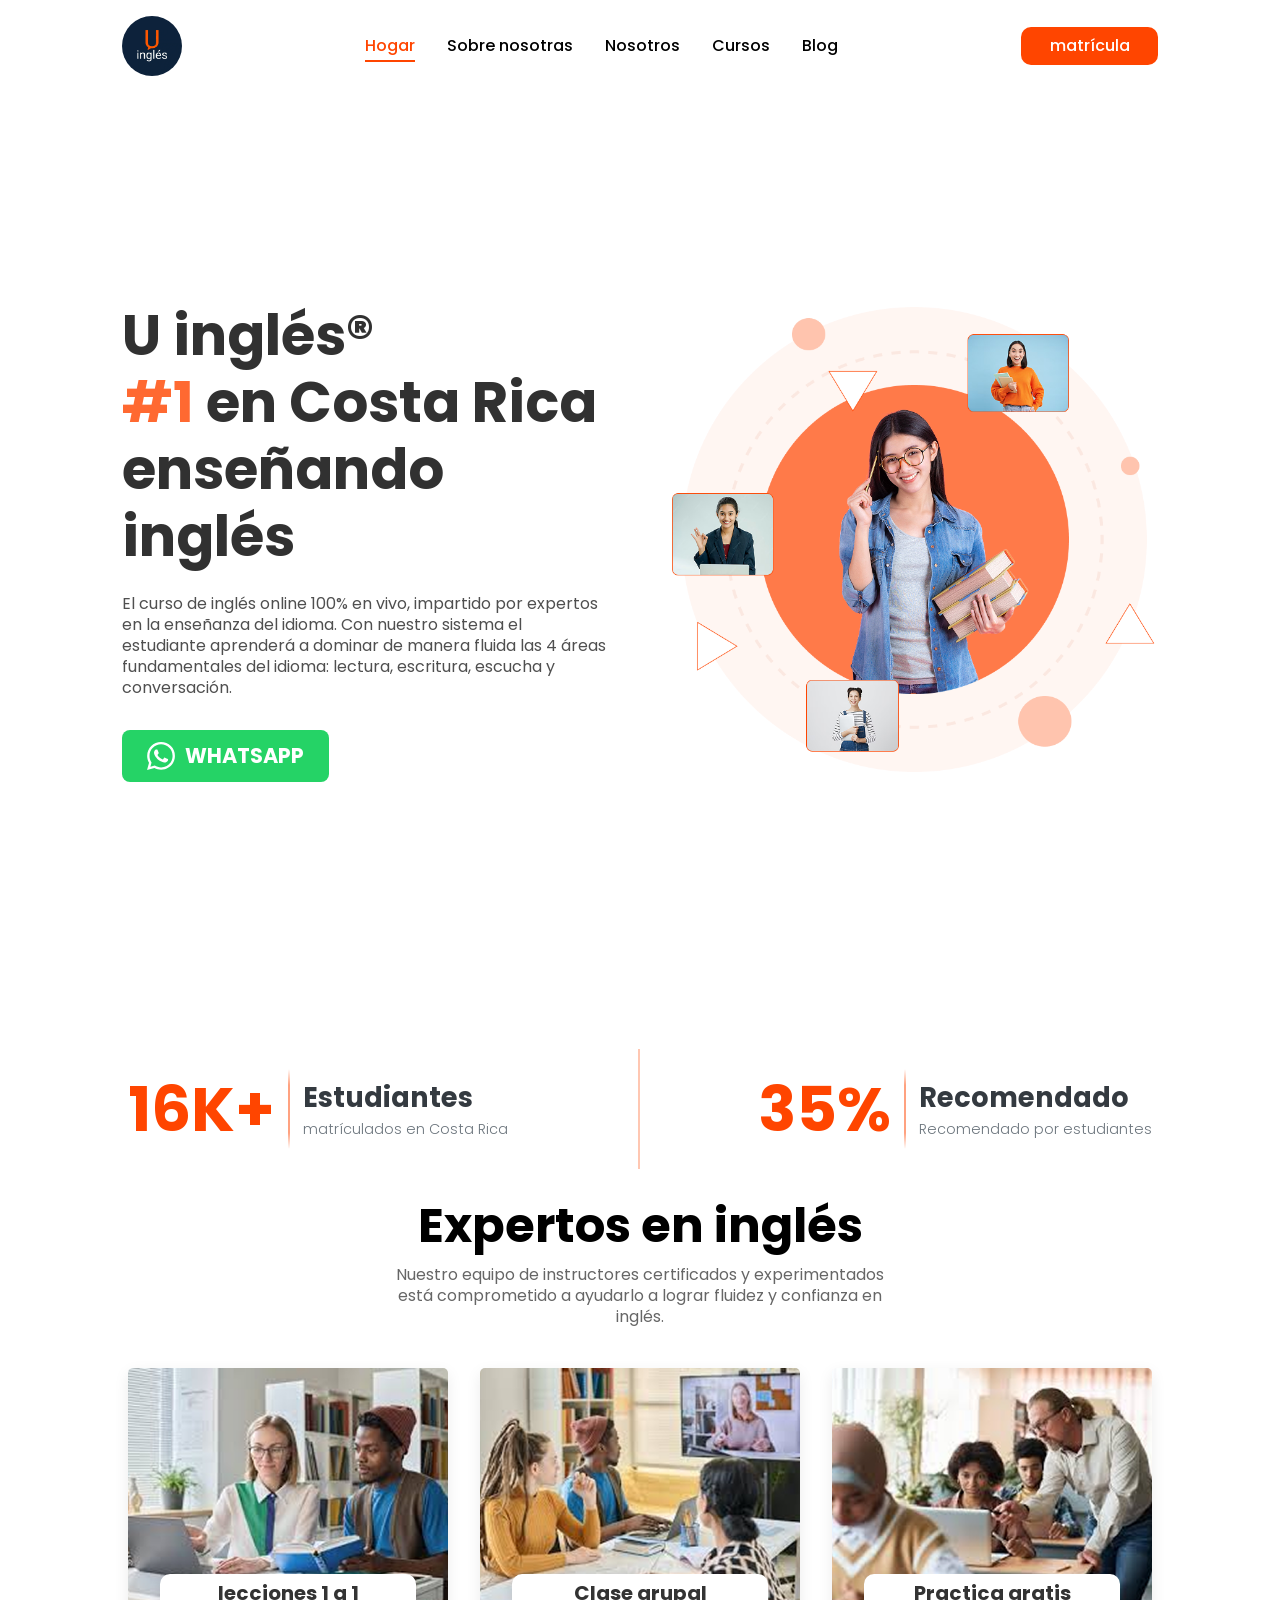
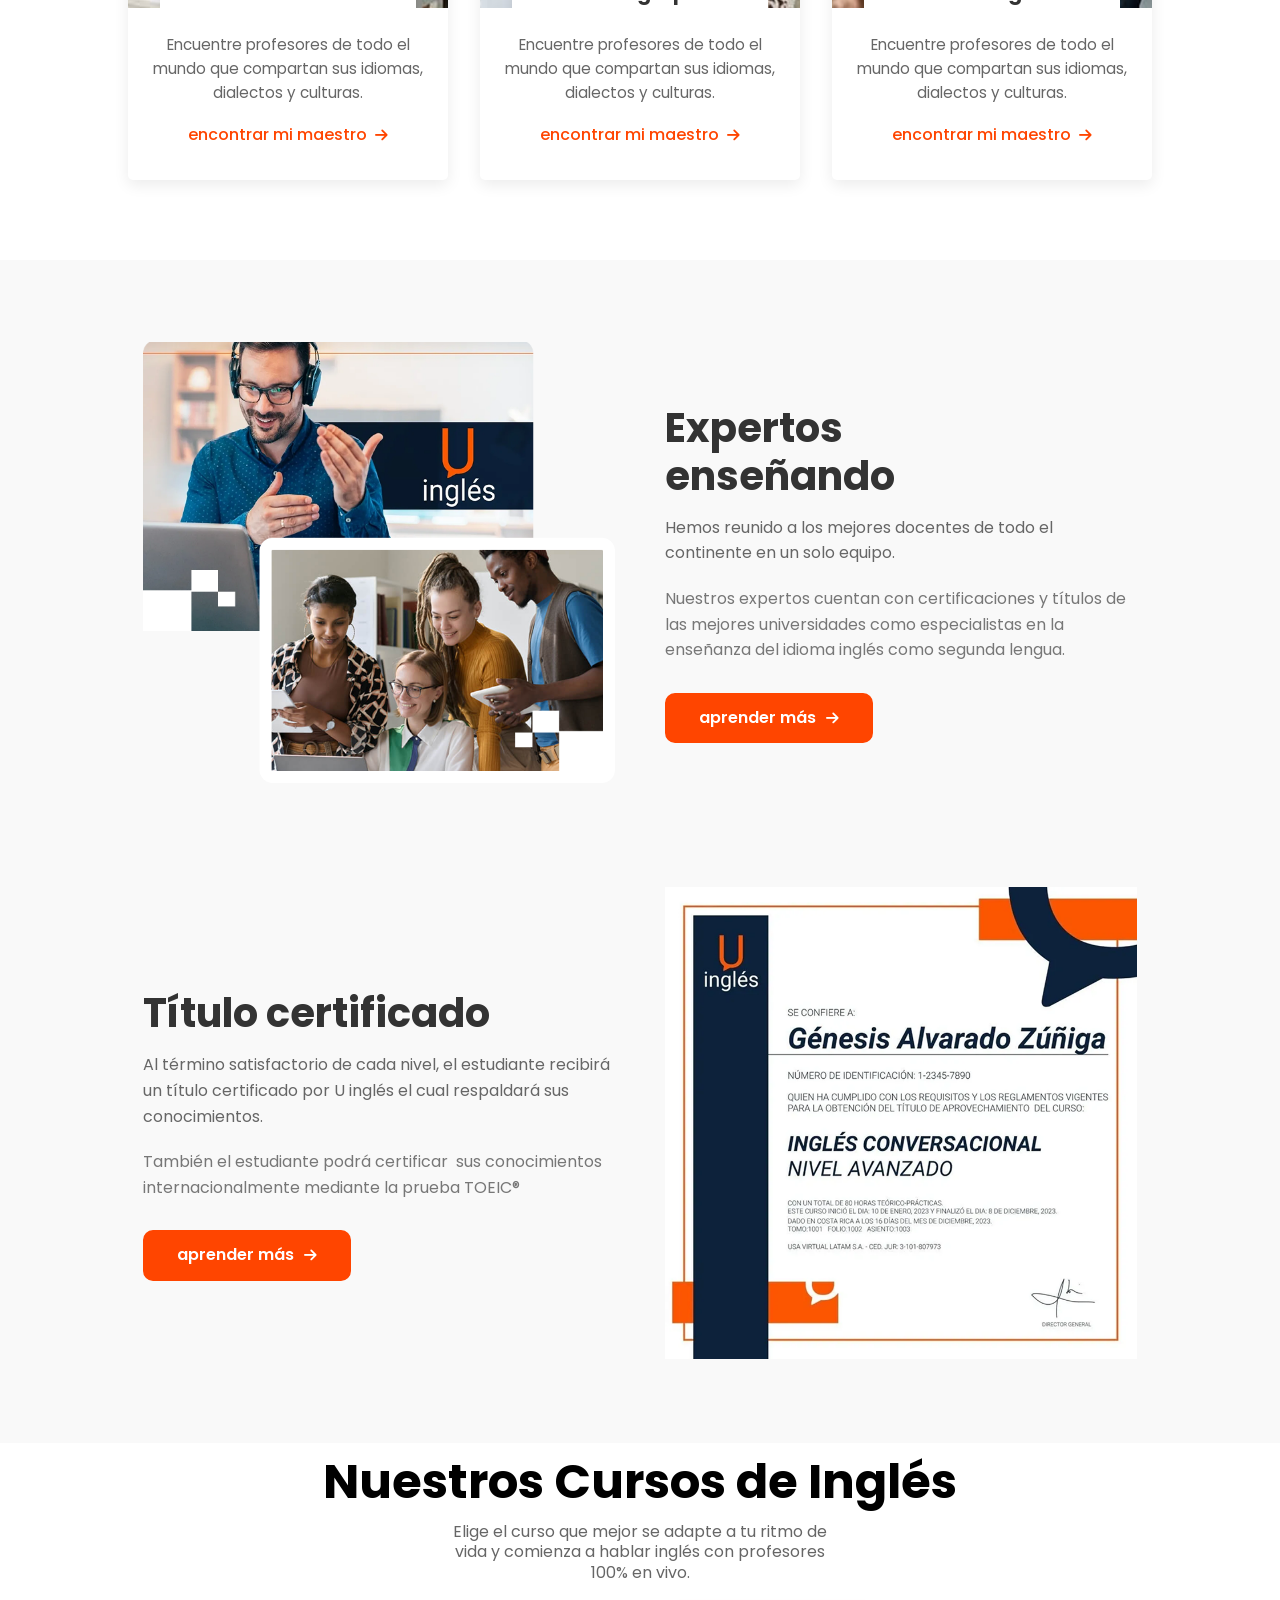
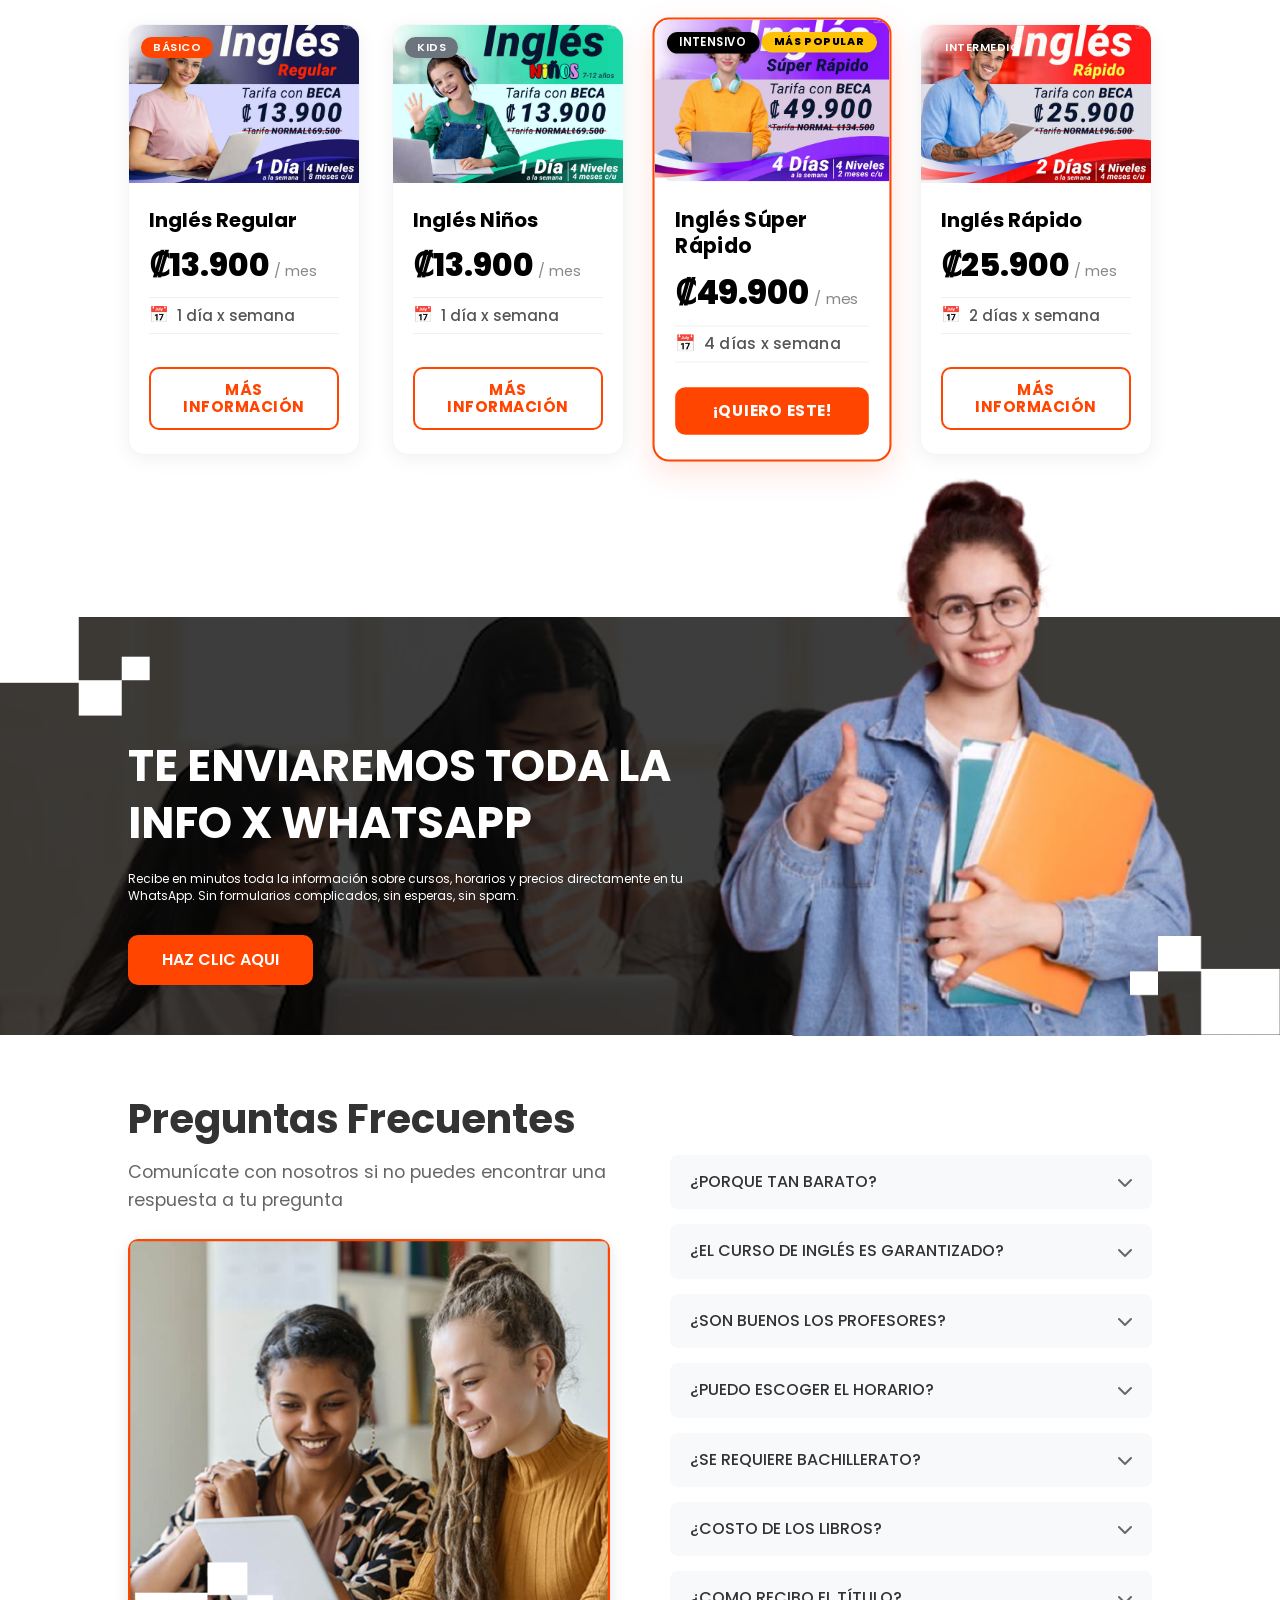
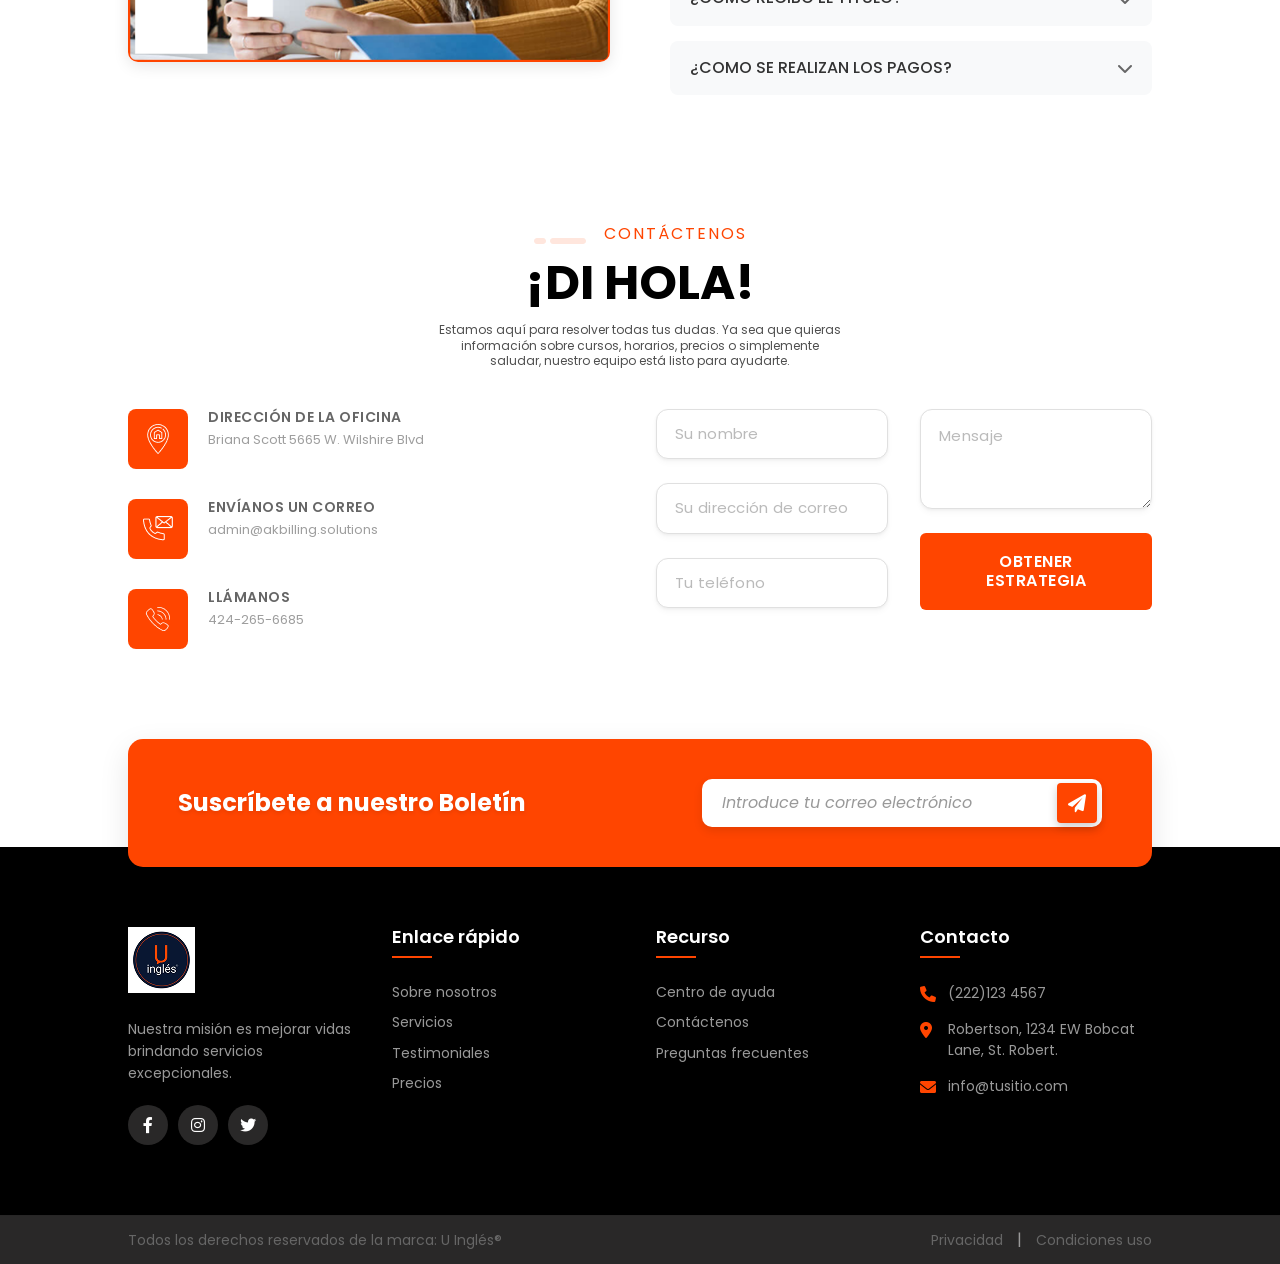
<file: index.html>
<!DOCTYPE html>
<html lang="es">
<head>
    <meta charset="UTF-8">
    <meta name="viewport" content="width=device-width, initial-scale=1.0">
    <title>U Inglés</title>
    <link rel="shortcut icon" type="image/x-icon"  href="assets/images/favicon.webp">

    <meta name="author" content="U inglés">
    <meta property="og:site_name" content="U inglés">
	<meta property="og:title" content="U inglés">
	<meta property="og:type" content="website">
	<meta property="og:image" content="assets/images/favicon.webp">
	<meta property="og:locale" content="es_US">
	<meta name="twitter:card" content="summary">
	<meta name="twitter:title" content="U inglés">
	<meta name="twitter:description" content="EXPERTOS EN INGLÉS">
	<meta name="twitter:image" content="assets/images/favicon.webp">
	<meta name="twitter:image:alt" content="U inglés">
	<meta name="theme-color" content="#ff4500">

    <link rel="preconnect" href="https://fonts.googleapis.com">
	<link rel="preconnect" href="https://fonts.gstatic.com" crossorigin>
	<link href="https://fonts.googleapis.com/css2?family=Poppins:ital,wght@0,100;0,200;0,300;0,400;0,500;0,600;0,700;0,800;0,900;1,100;1,200;1,300;1,400;1,500;1,600;1,700;1,800;1,900&display=swap" rel="stylesheet">
	<link rel="stylesheet" href="https://cdnjs.cloudflare.com/ajax/libs/font-awesome/6.0.0/css/all.min.css" integrity="sha512-9usAa10IRO0HhonpyAIVpjrylPvoDwiPUiKdWk5t3PyolY1cOd4DSE0Ga+ri4AuTroPR5aQvXU9xC6qOPnzFeg==" crossorigin="anonymous" referrerpolicy="no-referrer" />
    <link rel="stylesheet" href="assets/css/normalize.css"> 
    <link rel="stylesheet" href="assets/css/main.css"> <!-- ¡Solo este es necesario! -->
</head>
<body>
    <nav class="navbar-1 wx-bg-white">
        <div class="nav-container-1 wx-container">
            <div class="logo-1">
                <img src="assets/images/favicon.webp" alt="Logo">
                <!-- <span>TechWeb</span> -->
            </div>
            
            <ul class="nav-links-1">
                <li class="active"><a href="#inicio">Hogar</a></li>
                <li><a href="#servicios">Sobre nosotras</a></li>
                <li><a href="#nosotros">Nosotros</a></li>
                <li><a href="#planes">Cursos</a></li>
                <li><a href="#blog">Blog</a></li>
            </ul>

            <div class="nav-buttons-1 desktop">
                <a href="https://wa.me/50688607777" class="btn-1 btn-register-1">MATRÍCULA</a>
            </div>

            <div class="hamburger-1 stairs">
                <span></span>
                <span></span>
                <span></span>
            </div>
        </div>
    </nav>

    <div class="sidenav-overlay-1"></div>

    <section id="inicio" class="hero-1 wx-pt-0 wx-mt-0">
        <div class="hero-container-1 wx-container">
            <div class="hero-content-1">
                <h1 class="hero-title-1 wx-mt-0">U inglés® <br> <span class="wx-text-primary wx-span">#1</span> en Costa Rica <br> enseñando inglés</h1>
                <p class="hero-description-1">El curso de inglés online 100% en vivo, impartido por expertos en la enseñanza del idioma. Con nuestro sistema el estudiante aprenderá a dominar de manera fluida las 4 áreas fundamentales del idioma: lectura, escritura, escucha y conversación.</p>
                <div class="hero-buttons-1">
				    <a href="https://wa.me/50688607777" target="_blank" class="btn-1 btn-whatsapp-1">
				        <svg xmlns="http://www.w3.org/2000/svg" width="24" height="24" viewBox="0 0 24 24" fill="currentColor">
				            <path d="M.057 24l1.687-6.163c-1.041-1.804-1.588-3.849-1.587-5.946.003-6.556 5.338-11.891 11.893-11.891 3.181.001 6.167 1.24 8.413 3.488 2.245 2.248 3.481 5.236 3.48 8.414-.003 6.557-5.338 11.892-11.893 11.892-1.99-.001-3.951-.5-5.688-1.448l-6.305 1.654zm6.597-3.807c1.676.995 3.276 1.591 5.392 1.592 5.448 0 9.886-4.438 9.889-9.885.002-5.462-4.415-9.89-9.881-9.892-5.452 0-9.887 4.434-9.889 9.884-.001 2.225.651 3.891 1.746 5.634l-.999 3.648 3.742-.981zm11.387-5.464c-.074-.124-.272-.198-.57-.347-.297-.149-1.758-.868-2.031-.967-.272-.099-.47-.149-.669.149-.198.297-.768.967-.941 1.165-.173.198-.347.223-.644.074-.297-.149-1.255-.462-2.39-1.475-.883-.788-1.48-1.761-1.653-2.059-.173-.297-.018-.458.13-.606.134-.133.297-.347.446-.521.151-.172.2-.296.3-.495.099-.198.05-.372-.025-.521-.075-.148-.669-1.611-.916-2.206-.242-.579-.487-.501-.669-.51l-.57-.01c-.198 0-.52.074-.792.372s-1.04 1.016-1.04 2.479 1.065 2.876 1.213 3.074c.149.198 2.095 3.2 5.076 4.487.709.306 1.263.489 1.694.626.712.226 1.36.194 1.872.118.571-.085 1.758-.719 2.006-1.413.248-.695.248-1.29.173-1.414z"/>
				        </svg>
				        WhatsApp
				    </a>
				</div>
            </div>
            <div class="hero-image-1">
                <img src="assets/images/hero.png" alt="Hero Image">
            </div>
        </div>
    </section>

     <!-- Sección de estadísticas -->
    <section class="wx-container wx-py-20" style="padding-bottom: 40px;">

	    <!-- Tres columnas responsivas -->
	    <div class="wx-row estadistica-scroll">
	        <!-- Columna 1: 10 años -->
	        <div class="wx-col-6 wx-col-md-6 wx-col-sm-6 wx-estadistica-item">
	            <div class="wx-estadistica-contenido">
	                <div class="wx-estadistica-numero">
	                    <strong><b>0</b>K+</strong>
	                </div>
	                <div class="wx-estadistica-textos wx-ml-3">
	                    <div class="wx-estadistica-texto-bold">
	                        Estudiantes
	                    </div>
	                    <div class="wx-estadistica-texto-light">
	                        matrículados en Costa Rica
	                    </div>
	                </div>
	            </div>
	        </div>

	        <!-- Columna 2: 96% recomendado -->
	        <div class="wx-col-6 wx-col-md-6 wx-col-sm-6 wx-estadistica-item wx-d-flex wx-justify-end">
	            <div class="wx-estadistica-contenido">
	                <div class="wx-estadistica-numero">
	                    <strong><b>0</b>%</strong>
	                </div>
	                <div class="wx-estadistica-textos wx-ml-3">
	                    <div class="wx-estadistica-texto-bold">
	                        Recomendado
	                    </div>
	                    <div class="wx-estadistica-texto-light">
	                        Recomendado por estudiantes
	                    </div>
	                </div>
	            </div>
	        </div>
	    </div>
	</section>

	<!-- Sección de articulos -->
	<section id="blog" class="wx-container wx-pboton section-articles">
		<div class="wx-title-area">
			<!-- <span class="hero-span-1 wx-text-shape">ofertas</span> -->
			<h2 class="wx-py-2">Expertos en inglés</h2>
			<div class="wx-center wx-w-50">
				<p>Nuestro equipo de instructores certificados y experimentados está comprometido a ayudarlo a lograr fluidez y confianza en inglés.</p>
				
			</div>
		</div>
		<div class="wx-container-articles">
	        <div class="wx-row">
	            <!-- Artículo 1 -->
	            <div class="wx-col-12 wx-col-md-4 wx-col-sm-12">
	                <article class="article-card">
	                    <div class="article-image-container">
	                        <img src="assets/images/article1.png" alt="Artículo 1" class="article-image">
	                        <span class="article-category">lecciones 1 a 1</span>
	                    </div>
	                    <div class="article-content">
	                        <p class="article-excerpt">Encuentre profesores de todo el mundo que compartan sus idiomas, dialectos y culturas.</p>
	                        <a href="https://wa.me/50688607777" class="article-link">encontrar mi maestro <i class="fas fa-arrow-right"></i></a>
	                    </div>
	                </article>
	            </div>
	            
	            <!-- Artículo 2 -->
	            <div class="wx-col-12 wx-col-md-4 wx-col-sm-12">
	                <article class="article-card">
	                    <div class="article-image-container">
	                        <img src="assets/images/article2.png" alt="Artículo 2" class="article-image">
	                        <span class="article-category">Clase grupal</span>
	                    </div>
	                    <div class="article-content">
	                        <p class="article-excerpt">Encuentre profesores de todo el mundo que compartan sus idiomas, dialectos y culturas.</p>
	                        <a href="https://wa.me/50688607777" class="article-link">encontrar mi maestro <i class="fas fa-arrow-right"></i></a>
	                    </div>
	                </article>
	            </div>
	            
	            <!-- Artículo 3 -->
	            <div class="wx-col-12 wx-col-md-4 wx-col-sm-12">
	                <article class="article-card">
	                    <div class="article-image-container">
	                        <img src="assets/images/article3.png" alt="Artículo 3" class="article-image">
	                        <span class="article-category">Practica gratis</span>
	                    </div>
	                    <div class="article-content">
	                        <p class="article-excerpt">Encuentre profesores de todo el mundo que compartan sus idiomas, dialectos y culturas.</p>
	                        <a href="https://wa.me/50688607777" class="article-link">encontrar mi maestro <i class="fas fa-arrow-right"></i></a>
	                    </div>
	                </article>
	            </div>
	        </div>
	    </div>
	</section>

	<!-- Sección Sobre Nosotros -->
	<section class="wx-pboton section-about">
		<div class="wx-container">
		    <div class="wx-container-about">
		        
		        <!-- Primera subsección: Imagen izquierda, texto derecha -->
		        <div id="servicios" class="about-row">
		            <div class="about-col about-col-image">
		                <div class="about-image-container">
		                    <img src="assets/images/about.png" alt="Sobre nosotros 1" class="about-image">
		                </div>
		            </div>
		            <div class="about-col about-col-content">
		                <h2 class="about-title wx-mt-5">Expertos <br> enseñando</h2>
		                <p class="about-text about-text-short">Hemos reunido a los mejores docentes de todo el continente en un solo equipo.</p>
		                <p class="about-text about-text-long">Nuestros expertos cuentan con certificaciones y títulos de las mejores universidades como especialistas en la enseñanza del idioma inglés como segunda lengua.</p>
		                <a href="https://wa.me/50688607777" class="about-btn">aprender más <i class="fas fa-arrow-right"></i></a>
		            </div>
		        </div>

		        <!-- Segunda subsección: Imagen derecha, texto izquierda (reverse) -->
		        <div id="nosotros" class="about-row about-row-reverse">
		            <div class="about-col about-col-image">
		                <div class="about-image-container">
		                    <img src="assets/images/certificado.png" alt="Sobre nosotros 2" class="about-image">
		                </div>
		            </div>
		            <div class="about-col about-col-content">
		                <h2 class="about-title wx-mt-5">Título certificado</h2>
		                <p class="about-text about-text-short">Al término satisfactorio de cada nivel, el estudiante recibirá un título certificado por U inglés el cual respaldará sus conocimientos.</p>
		                <p class="about-text about-text-long">También el estudiante podrá certificar  sus conocimientos internacionalmente mediante la prueba TOEIC®</p>
		                <a href="https://wa.me/50688607777" class="about-btn">aprender más <i class="fas fa-arrow-right"></i></a>
		            </div>
		        </div>

		    </div>
			
		</div>
	</section>

	<!-- Sección Clientes (Título e imágenes decorativas) -->

	<!-- NUEVA SECCIÓN: Lista de Clientes (Logos) -->

	<!-- Sección de planes -->
	<section id="cursos" class="wx-container wx-pboton section-cursos">
	    <!-- Título de la sección -->
	    <div class="wx-title-area">
	        <!-- <span class="hero-span-1 wx-text-shape">CURSOS</span> -->
	        <h2 class="wx-py-2">Nuestros Cursos de Inglés</h2>
	        <div class="wx-center wx-w-40">
	            <p>Elige el curso que mejor se adapte a tu ritmo de vida y comienza a hablar inglés con profesores 100% en vivo.</p>
	        </div>
	    </div>
	    
	    <!-- Contenedor de cursos (Grid de 4 columnas en desktop) -->
	    <div class="wx-container-cursos">
	        <div class="wx-row wx-justify-center">
	            
	            <!-- Curso 1: Inglés Regular -->
	            <div class="wx-col-12 wx-col-md-6 wx-col-lg-3 wx-mb-8">
	                <div class="wx-card-curso">
	                    <div class="curso-imagen">
	                        <img src="assets/images/curso-regular.jpeg" alt="Inglés Regular">
	                        <span class="curso-nivel wx-bg-primary">Básico</span>
	                    </div>
	                    <div class="curso-contenido">
	                        <h3 class="curso-titulo">Inglés Regular</h3>
	                        <div class="curso-precio">
	                            <span class="precio-monto">₡13.900</span>
	                            <span class="precio-periodo">/ mes</span>
	                        </div>
	                        <div class="curso-frecuencia wx-d-flex wx-align-center wx-gap-2">
	                            <span class="icono-frecuencia">📅</span>
	                            <span>1 día x semana</span>
	                        </div>
	                        <button class="curso-btn" onclick="window.location.href='https://wa.me/50688607777'">
	                            Más información
	                        </button>
	                    </div>
	                </div>
	            </div>

	            <!-- Curso 2: Inglés Niños -->
	            <div class="wx-col-12 wx-col-md-6 wx-col-lg-3 wx-mb-8">
	                <div class="wx-card-curso">
	                    <div class="curso-imagen">
	                        <img src="assets/images/curso-ninos.jpeg" alt="Inglés para Niños">
	                        <span class="curso-nivel wx-bg-secondary">Kids</span>
	                    </div>
	                    <div class="curso-contenido">
	                        <h3 class="curso-titulo">Inglés Niños</h3>
	                        <div class="curso-precio">
	                            <span class="precio-monto">₡13.900</span>
	                            <span class="precio-periodo">/ mes</span>
	                        </div>
	                        <div class="curso-frecuencia wx-d-flex wx-align-center wx-gap-2">
	                            <span class="icono-frecuencia">📅</span>
	                            <span>1 día x semana</span>
	                        </div>
	                        <button class="curso-btn" onclick="window.location.href='https://wa.me/50688607777'">
	                            Más información
	                        </button>
	                    </div>
	                </div>
	            </div>

	            <!-- Curso 3: Inglés Súper Rápido (DESTACADO) -->
	            <div class="wx-col-12 wx-col-md-6 wx-col-lg-3 wx-mb-8">
	                <div class="wx-card-curso destacado">
	                    <div class="curso-imagen">
	                        <img src="assets/images/curso-super-rapido.jpeg" alt="Inglés Súper Rápido">
	                        <span class="curso-nivel wx-bg-black">Intensivo</span>
	                    </div>
	                    <div class="curso-contenido">
	                        <h3 class="curso-titulo">Inglés Súper Rápido</h3>
	                        <div class="curso-precio">
	                            <span class="precio-monto">₡49.900</span>
	                            <span class="precio-periodo">/ mes</span>
	                        </div>
	                        <div class="curso-frecuencia wx-d-flex wx-align-center wx-gap-2">
	                            <span class="icono-frecuencia">📅</span>
	                            <span>4 días x semana</span>
	                        </div>
	                        <button class="curso-btn" onclick="window.location.href='https://wa.me/50688607777'">
	                            ¡Quiero este!
	                        </button>
	                    </div>
	                </div>
	            </div>

	            <!-- Curso 4: Inglés Rápido -->
	            <div class="wx-col-12 wx-col-md-6 wx-col-lg-3 wx-mb-8">
	                <div class="wx-card-curso">
	                    <div class="curso-imagen">
	                        <img src="assets/images/curso-rapido.jpeg" alt="Inglés Rápido">
	                        <span class="curso-nivel wx-bg-primary-dark">Intermedio</span>
	                    </div>
	                    <div class="curso-contenido">
	                        <h3 class="curso-titulo">Inglés Rápido</h3>
	                        <div class="curso-precio">
	                            <span class="precio-monto">₡25.900</span>
	                            <span class="precio-periodo">/ mes</span>
	                        </div>
	                        <div class="curso-frecuencia wx-d-flex wx-align-center wx-gap-2">
	                            <span class="icono-frecuencia">📅</span>
	                            <span>2 días x semana</span>
	                        </div>
	                        <button class="curso-btn" onclick="window.location.href='https://wa.me/50688607777'">
	                            Más información
	                        </button>
	                    </div>
	                </div>
	            </div>

	        </div>
	    </div>
	</section>
	<!-- Sección de inivitacion -->
	<section class="wx-invitavion wx-pboton">
	    <!-- Imágenes decorativas -->
	    <img src="assets/images/bg-w-left.png" alt="" class="invitacion-bg-img left-img" role="presentation">
	    <img src="assets/images/bg-w-right.png" alt="" class="invitacion-bg-img right-img" role="presentation">
	    
	    <div class="wx-container">
	        <div class="wx-row">
	            <div class="wx-col-12 wx-col-md-7 wx-col-lg-7">
	                <div class="content-area">
	                    <h2>TE ENVIAREMOS TODA LA <br class="hide-on-mobile"> INFO X WHATSAPP</h2>
	                    <h5>Recibe en minutos toda la información sobre cursos, horarios y precios directamente en tu WhatsApp. Sin formularios complicados, sin esperas, sin spam.</h5>
	                    <a href="https://wa.me/50688607777" class="btn-invitacion">HAZ CLIC AQUI</a>
	                </div>
	            </div>
	            <div class="wx-col-12 wx-col-md-5 wx-col-lg-5">
	                <div class="invitacion-person-img">
	                    <img src="assets/images/person.png" alt="Person" loading="lazy">
	                </div>
	            </div>
	        </div>
	    </div>
	</section>

	<!-- Section de preguntas frecuentes -->
	<section class="wx-container faq-section wx-pboton">
        <div class="faq-column left-column">
            <h2 class="faq-title">Preguntas Frecuentes</h2>
            <p class="faq-subtitle">Comunícate con nosotros si no puedes encontrar una respuesta a tu pregunta</p>
            <div class="faq-image-container">
                <img src="assets/images/question.png" alt="Preguntas frecuentes" class="faq-image">
            </div>
        </div>

        <div class="faq-column right-column">
            <!-- <button onclick="window.location.href='https://wa.me/50688607777'" class="faq-contact-btn">
                Ver todo
               <i class="fas fa-arrow-right"></i> 
            </button> -->

            <div class="faq-list" style="padding-top: 60px;">
                <!-- Pregunta 1 -->
                <div class="faq-item">
                    <div class="faq-question">
                        <span>¿PORQUE TAN BARATO?</span>
                        <i class="fas fa-chevron-down faq-icon"></i>
                    </div>
                    <div class="faq-answer">
                        <p>Nuestra meta es ofrecer un curso de calidad a bajo costo y así poder beneficiar a la mayor cantidad de estudiantes posibles. Animate! Las buenas oportunidades no se pueden dejar pasar.</p>
                    </div>
                </div>

                <!-- Pregunta 2 -->
                <div class="faq-item">
                    <div class="faq-question">
                        <span>¿EL CURSO DE INGLÉS ES GARANTIZADO?</span>
                        <i class="fas fa-chevron-down faq-icon"></i>
                    </div>
                    <div class="faq-answer">
                        <p>Nuestro programa está diseñado para que el estudiante logre dominar de forma fluida y espontánea las 4 áreas fundamentales del idioma inglés: lectura, escritura, escucha y sobre todo la conversación. Por lo tanto, para lograr el objetivo es indispensable tomar en cuenta la disciplina y habilidad de cada estudiante. Con ganas y esfuerzo lo vas a lograr al igual que muchas personas en el mundo.</p>
                    </div>
                </div>

                <!-- Pregunta 3 -->
                <div class="faq-item">
                    <div class="faq-question">
                        <span>¿SON BUENOS LOS PROFESORES?</span>
                        <i class="fas fa-chevron-down faq-icon"></i>
                    </div>
                    <div class="faq-answer">
                        <p>Nuestro equipo docente está conformado por los mejores profesores de todo el continente, certificados y graduados de las mejores universidades como especialistas en la enseñanza del idioma inglés.</p>
                    </div>
                </div>

                <!-- Pregunta 4 -->
                <div class="faq-item">
                    <div class="faq-question">
                        <span>¿PUEDO ESCOGER EL HORARIO?</span>
                        <i class="fas fa-chevron-down faq-icon"></i>
                    </div>
                    <div class="faq-answer">
                        <p>Así es! Contamos con horarios lectivos disponibles tanto entre semana como los días sábado: mañana, tarde y noche. </p>
                    </div>
                </div>

                <!-- Pregunta 5 -->
                <div class="faq-item">
                    <div class="faq-question">
                        <span>¿SE REQUIERE BACHILLERATO?</span>
                        <i class="fas fa-chevron-down faq-icon"></i>
                    </div>
                    <div class="faq-answer">
                        <p>No se requiere tener título de bachillerato. El único requisito es tener muchas ganas de aprender ya que nuestros cursos son para niños, jóvenes y adultos.</p>
                    </div>
                </div>
                <!-- Pregunta 6 -->
                <div class="faq-item">
                    <div class="faq-question">
                        <span>¿COSTO DE LOS LIBROS?</span>
                        <i class="fas fa-chevron-down faq-icon"></i>
                    </div>
                    <div class="faq-answer">
                        <p>No tendrás que gastar dinero en libros, ya que al momento de matricular recibirás TOTALMENTE GRATIS el material del curso en formato digital PDF y de esa manera lo podrás descargar de manera muy fácil.</p>
                    </div>
                </div>
                <!-- Pregunta 7 -->
                <div class="faq-item">
                    <div class="faq-question">
                        <span>¿COMO RECIBO EL TÍTULO?</span>
                        <i class="fas fa-chevron-down faq-icon"></i>
                    </div>
                    <div class="faq-answer">
                        <p>Te haremos llegar el titulo en formato digital vía email, o bien, lo podemos hacer llegar hasta la puerta de tu casa por medio de Correos de Costa Rica. </p>
                    </div>
                </div>
                <!-- Pregunta 8 -->
                <div class="faq-item">
                    <div class="faq-question">
                        <span>¿COMO SE REALIZAN LOS PAGOS?</span>
                        <i class="fas fa-chevron-down faq-icon"></i>
                    </div>
                    <div class="faq-answer">
                        <p>
                        	Para su seguridad y comodidad contamos con diferentes formas de pago para que puedas elegir la que más te convenga: <br>
							SINPE MÓVIL <br>
							Transferencia <br>
							PAYPAL <br>
							BN Servicios <br>
							Tucan BCR <br>
							Rapi BAC 
                        </p>
                    </div>
                </div>
            </div>
        </div>
    </section>

    <!-- Sección de contacto -->
	<section id="contacto" class="wx-container section-contact">
	    <!-- Título de la sección -->
	    <div class="wx-title-area">
	        <span class="hero-span-1 wx-text-shape">CONTÁCTENOS</span>
	        <h2 class="wx-py-2">¡DI HOLA!</h2>
	        <div class="wx-center wx-w-40">
	            <h5>Estamos aquí para resolver todas tus dudas. Ya sea que quieras información sobre cursos, horarios, precios o simplemente saludar, nuestro equipo está listo para ayudarte.</h5>
	        </div>
	    </div>

	    <div class="contact-form wx-row">
	        <!-- Columna izquierda - Información de contacto -->
	        <div class="wx-col-12 wx-col-md-6 contact-info">
	            <!-- Item 1 -->
	            <div class="contact-info-item">
	                <div class="icon-box" style="background-color: var(--color-primary);">
	                    <img src="assets/images/ubicacion.png" alt="Icono ubicación" class="contact-icon">
	                </div>
	                <div class="contact-text">
	                    <span class="contact-label">Dirección de la oficina</span>
	                    <p class="contact-detail">Briana Scott 5665 W. Wilshire Blvd</p>
	                </div>
	            </div>

	            <!-- Item 2 -->
	            <div class="contact-info-item">
	                <div class="icon-box" style="background-color: var(--color-primary);">
	                    <img src="assets/images/phone-send.png" alt="Icono email" class="contact-icon">
	                </div>
	                <div class="contact-text">
	                    <span class="contact-label">Envíanos un correo</span>
	                    <p class="contact-detail">admin@akbilling.solutions</p>
	                </div>
	            </div>

	            <!-- Item 3 -->
	            <div class="contact-info-item">
	                <div class="icon-box" style="background-color: var(--color-primary);">
	                    <img src="assets/images/phone.png" alt="Icono teléfono" class="contact-icon">
	                </div>
	                <div class="contact-text">
	                    <span class="contact-label">Llámanos</span>
	                    <p class="contact-detail">424-265-6685</p>
	                </div>
	            </div>
	        </div>

	        <!-- Columna derecha - Formulario -->
	        <div class="wx-col-12 wx-col-md-6 contact-form-container">
	            <form class="contact-form-fields">
	                
	                
	                <div class="form-row wx-row">
	                    <div class="wx-col-12 wx-col-sm-6">
	                       <div class="form-row wx-row">
	                       		<div class="wx-col-12">
			                        <input type="text" class="form-input" placeholder="Su nombre" required>
			                    </div>
			                    <div class="wx-col-12 wx-mt-6">
			                        <input type="email" class="form-input" placeholder="Su dirección de correo" required>
			                    </div>
			                    <div class="wx-col-12 wx-mt-6">
			                        <input type="tel" class="form-input" placeholder="Tu teléfono" required>
			                    </div>
			                </div>
	                    </div>

	                    <div class="wx-col-12 wx-col-sm-6">
	                    	<div class="form-row wx-row">
			                    <div class="wx-col-12">
			                        <textarea class="form-input form-textarea" placeholder="Mensaje" rows="1" required></textarea>
			                    </div>
			                </div>
	                        <button type="submit" class="submit-btn" style="background-color: var(--color-primary);">Obtener Estrategia</button>
	                    </div>
	                </div>
	            </form>
	        </div>
	    </div>
	</section>

	<!-- Sección Newsletter -->
	<section class="wx-container">
	    <div class="newsletter-box" style="background-color: var(--color-primary);">
	        <div class="newsletter-content wx-row wx-align-center">
	            <div class="wx-col-12 wx-col-md-6">
	                <h3 class="newsletter-title">Suscríbete a nuestro Boletín</h3>
	            </div>
	            <div class="wx-col-12 wx-col-md-6">
	                <div class="newsletter-form">
	                    <input type="email" class="newsletter-input" placeholder="Introduce tu correo electrónico">
	                    <button class="newsletter-btn" style="background-color: var(--color-primary);">
	                        <i class="fas fa-paper-plane"></i>
	                    </button>
	                </div>
	            </div>
	        </div>
	    </div>
	</section>

	<!-- Footer -->
	<footer class="footer">
	    <div class="wx-container">
	        <div class="wx-row footer-main">
	            <!-- Columna 1 - Logo y Redes Sociales -->
	            <div class="wx-col-12 wx-col-md-6 wx-col-lg-3 footer-col">
	                <img src="assets/images/logo.png" alt="Logo" class="footer-logo">
	                <p class="footer-description">
	                    Nuestra misión es mejorar vidas brindando servicios excepcionales.
	                </p>
	                <div class="social-icons">
	                    <a href="#" class="social-icon"><i class="fab fa-facebook-f"></i></a>
	                    <a href="#" class="social-icon"><i class="fab fa-instagram"></i></a>
	                    <a href="#" class="social-icon"><i class="fab fa-twitter"></i></a>
	                </div>
	            </div>

	            <!-- Columna 2 - Enlaces rápidos -->
	            <div class="wx-col-12 wx-col-md-6 wx-col-lg-3 footer-col">
	                <h4 class="footer-title">Enlace rápido</h4>
	                <ul class="footer-links">
	                    <li><a href="#nosotros">Sobre nosotros</a></li>
	                    <li><a href="#servicios">Servicios</a></li>
	                    <li><a href="#">Testimoniales</a></li>
	                    <li><a href="#planes">Precios</a></li>
	                </ul>
	            </div>

	            <!-- Columna 3 - Recursos -->
	            <div class="wx-col-12 wx-col-md-6 wx-col-lg-3 footer-col">
	                <h4 class="footer-title">Recurso</h4>
	                <ul class="footer-links">
	                    <li><a href="#">Centro de ayuda</a></li>
	                    <li><a href="#contacto">Contáctenos</a></li>
	                    <li><a href="#question">Preguntas frecuentes</a></li>
	                </ul>
	            </div>

	            <!-- Columna 4 - Contacto -->
	            <div class="wx-col-12 wx-col-md-6 wx-col-lg-3 footer-col">
	                <h4 class="footer-title">Contacto</h4>
	                <ul class="contact-info-list">
	                    <li>
	                        <i class="fas fa-phone"></i>
	                        <span>(222)123 4567</span>
	                    </li>
	                    <li>
	                        <i class="fas fa-map-marker-alt"></i>
	                        <span>Robertson, 1234 EW Bobcat Lane, St. Robert.</span>
	                    </li>
	                    <li>
	                        <i class="fas fa-envelope"></i>
	                        <span>info@tusitio.com</span>
	                    </li>
	                </ul>
	            </div>
	        </div>
	    </div>

	    <!-- Sub Footer -->
	    <div class="sub-footer">
	        <div class="wx-container">
	            <div class="wx-row wx-align-center">
	                <div class="wx-col-12 wx-col-md-6">
	                    <p class="copyright">
	                        Todos los derechos reservados de la marca: U Inglés®️
	                    </p>
	                </div>
	                <div class="wx-col-12 wx-col-md-6">
	                    <div class="footer-legal">
	                        <a href="#">Privacidad</a>
	                        <span class="separator">|</span>
	                        <a href="#">Condiciones uso</a>
	                    </div>
	                </div>
	            </div>
	        </div>
	    </div>
	</footer>

    <script src="assets/js/jquery-4.0.0.min.js"></script>
    <script src="assets/js/script.js"></script>
    <script src="assets/js/animation.js"></script>
    <script>
        
    </script>
</body>
</html>
</file>
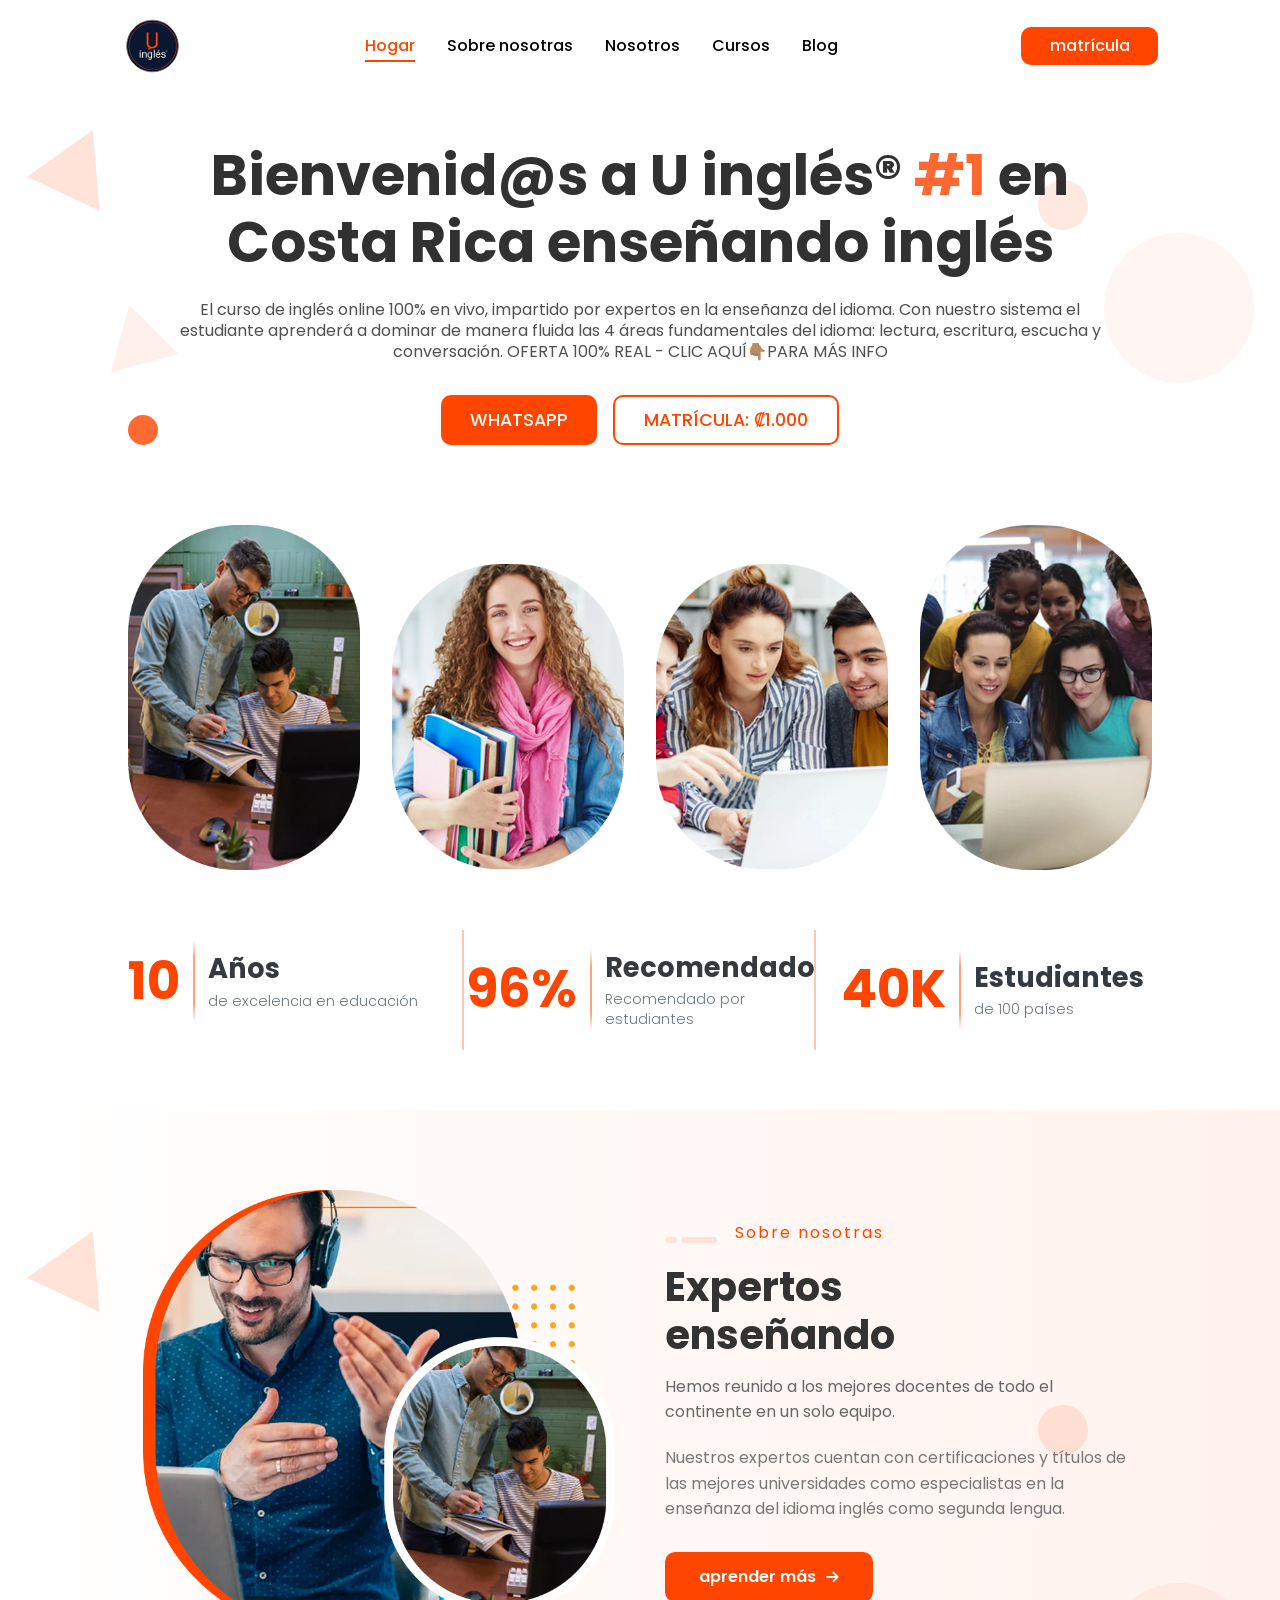
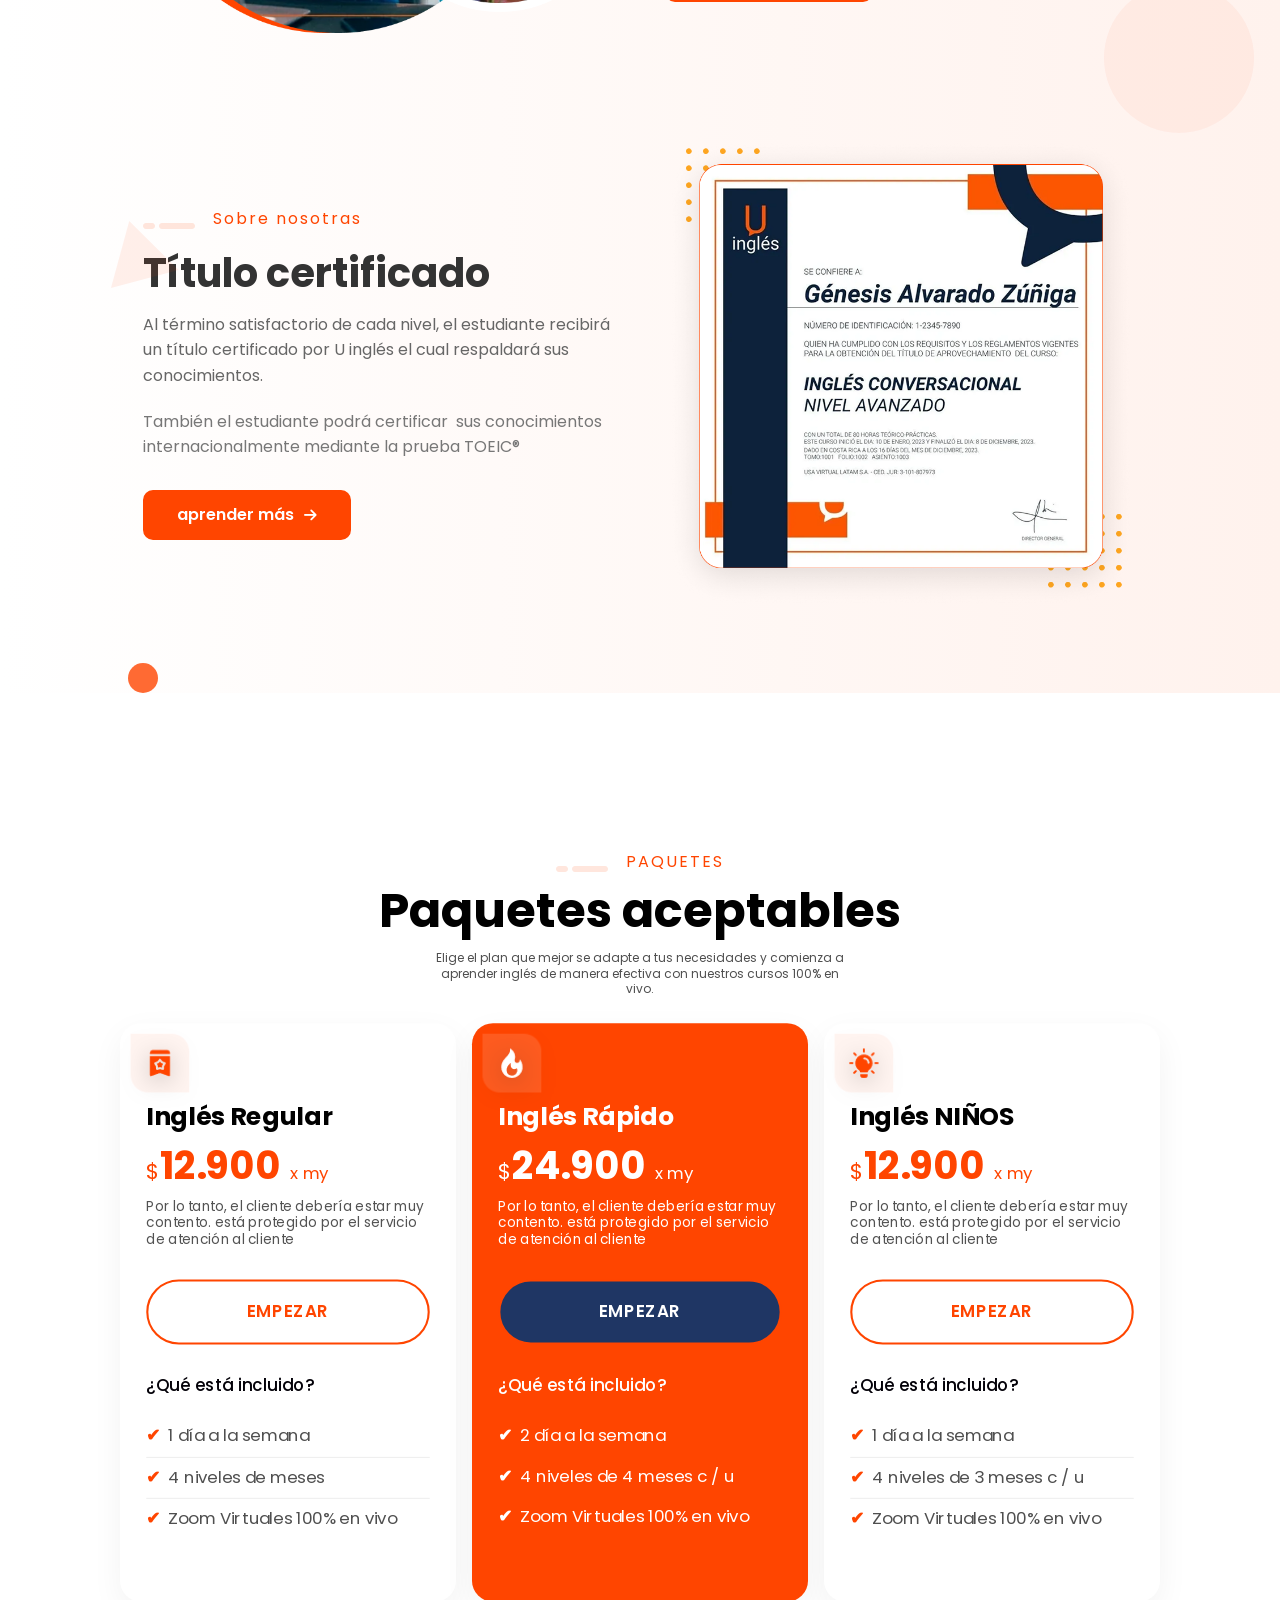
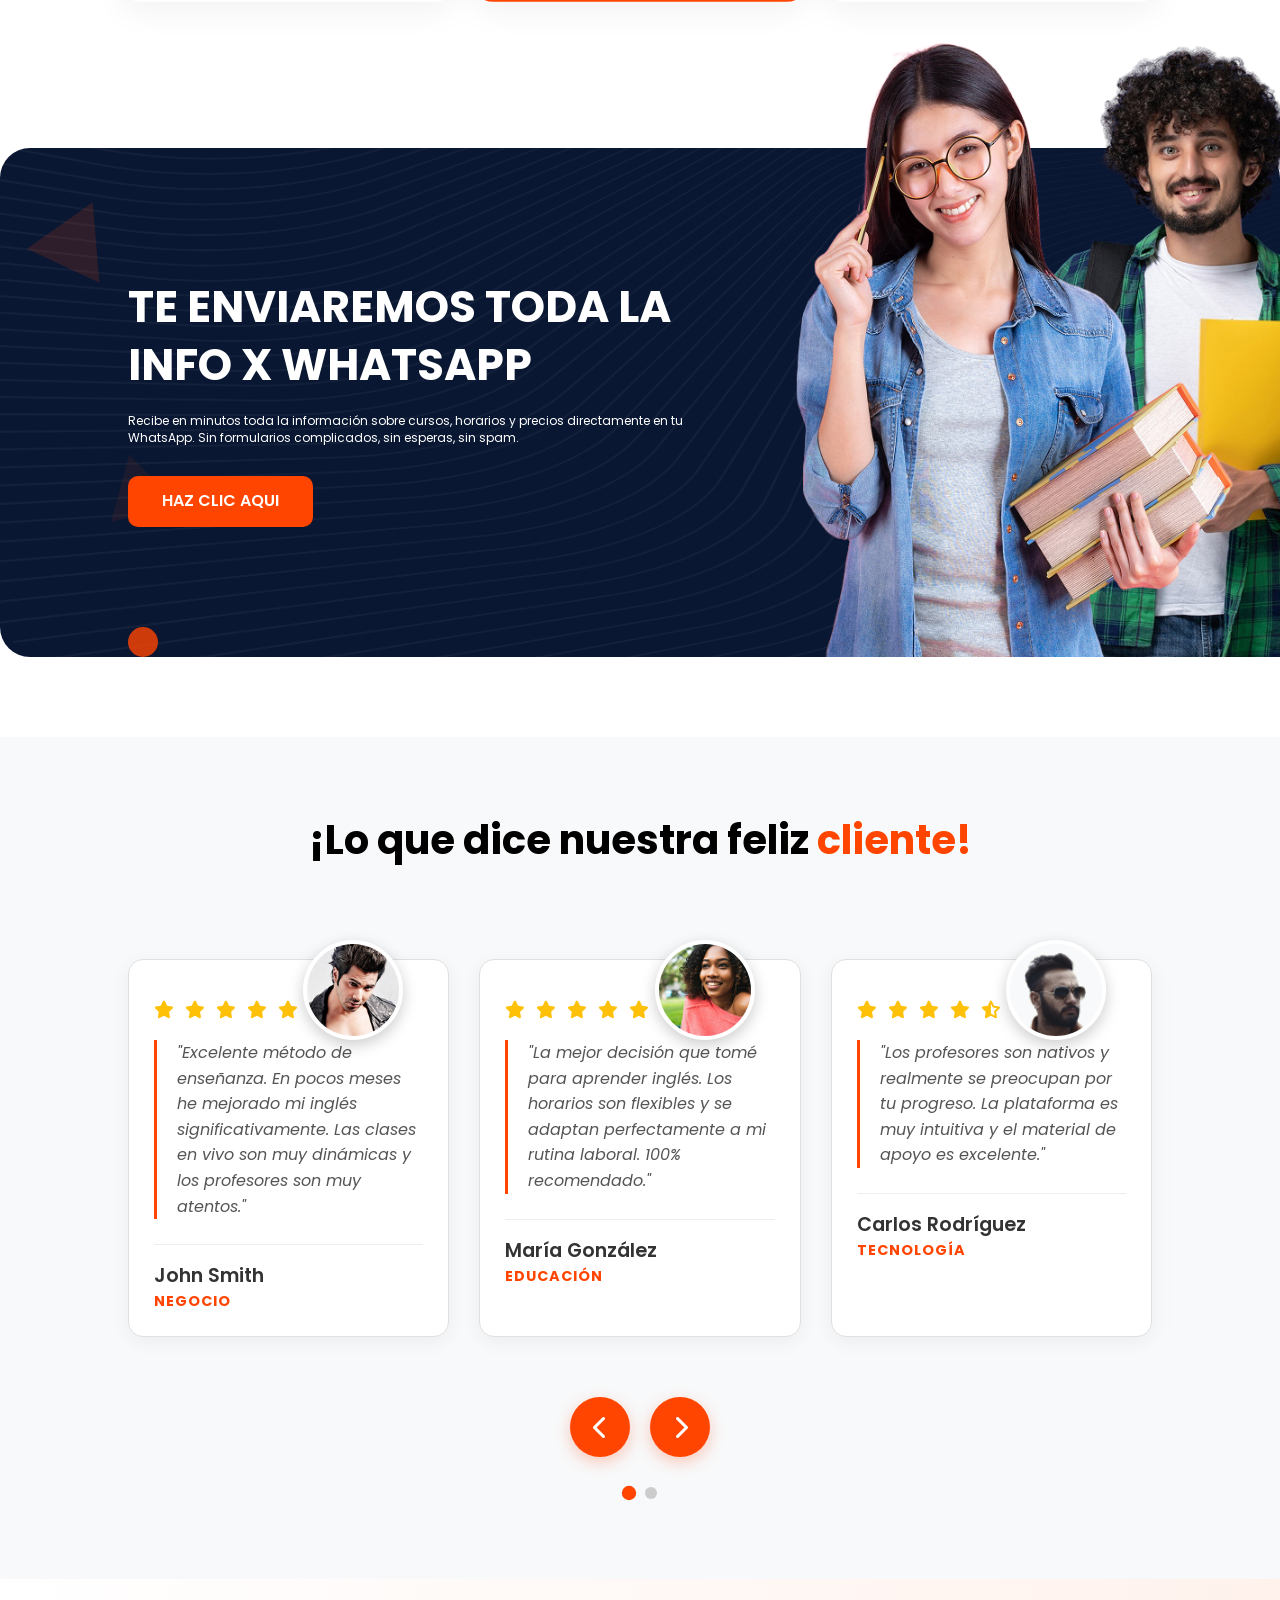
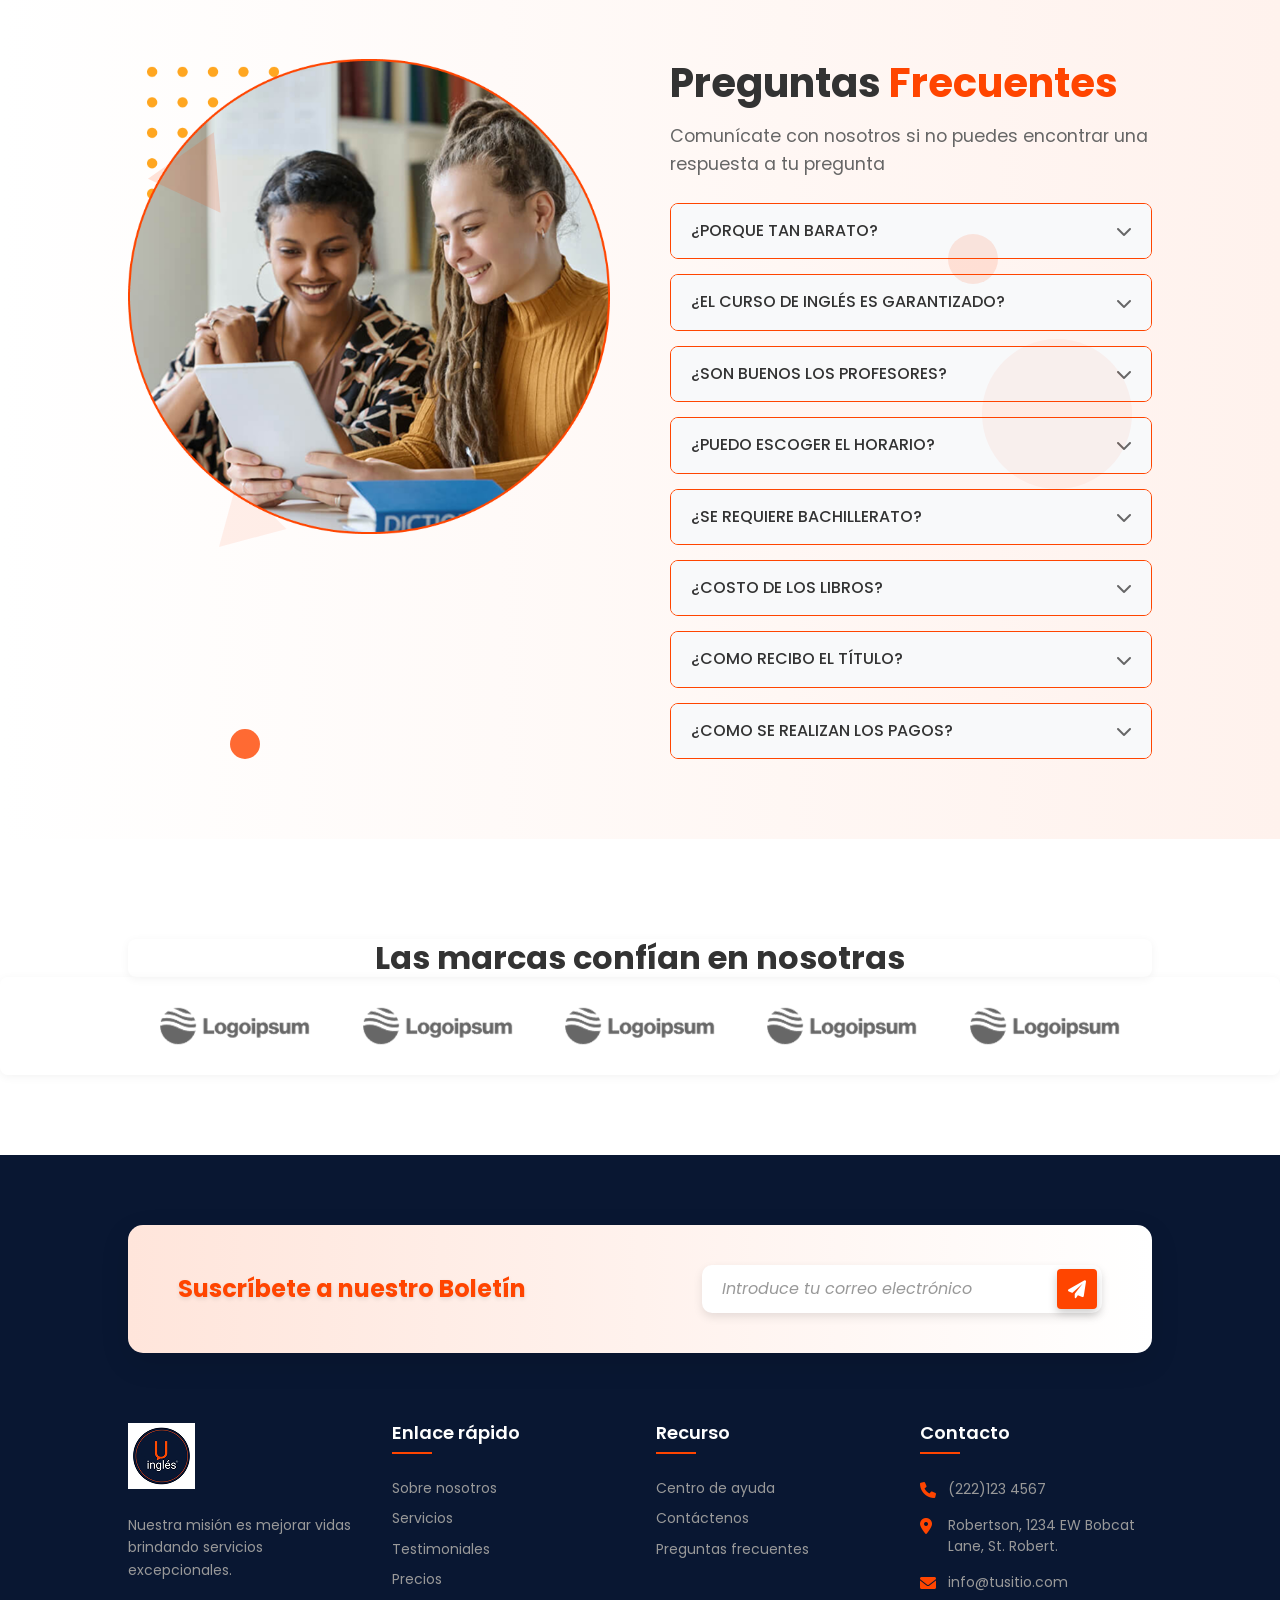
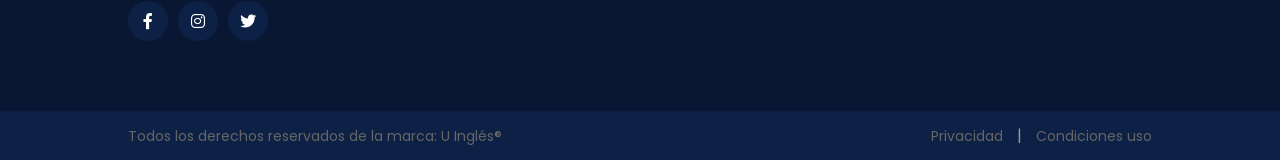
<file: index-2.html>
<!DOCTYPE html>
<html lang="es">
<head>
    <meta charset="UTF-8">
    <meta name="viewport" content="width=device-width, initial-scale=1.0">
    <title>U Inglés</title>
    <link rel="shortcut icon" type="image/x-icon"  href="assets/images/favicon.webp">
    <meta name="author" content="U inglés">
    <meta property="og:site_name" content="U inglés">
	<meta property="og:title" content="U inglés">
	<meta property="og:type" content="website">
	<meta property="og:image" content="assets/images/favicon.webp">
	<meta property="og:locale" content="es_US">
	<meta name="twitter:card" content="summary">
	<meta name="twitter:title" content="U inglés">
	<meta name="twitter:description" content="EXPERTOS EN INGLÉS">
	<meta name="twitter:image" content="assets/images/favicon.webp">
	<meta name="twitter:image:alt" content="U inglés">
	<meta name="theme-color" content="#ff4500">
	
    <link rel="preconnect" href="https://fonts.googleapis.com">
	<link rel="preconnect" href="https://fonts.gstatic.com" crossorigin>
	<link href="https://fonts.googleapis.com/css2?family=Poppins:ital,wght@0,100;0,200;0,300;0,400;0,500;0,600;0,700;0,800;0,900;1,100;1,200;1,300;1,400;1,500;1,600;1,700;1,800;1,900&display=swap" rel="stylesheet">
	<link rel="stylesheet" href="https://cdnjs.cloudflare.com/ajax/libs/font-awesome/6.0.0/css/all.min.css" integrity="sha512-9usAa10IRO0HhonpyAIVpjrylPvoDwiPUiKdWk5t3PyolY1cOd4DSE0Ga+ri4AuTroPR5aQvXU9xC6qOPnzFeg==" crossorigin="anonymous" referrerpolicy="no-referrer" />
    <link rel="stylesheet" href="assets/css/normalize.css"> 
    <link rel="stylesheet" href="assets/css/main-2.css"> <!-- ¡Solo este es necesario! -->
</head>
<body>
    <nav class="navbar-1 wx-bg-white">
        <div class="nav-container-1 wx-container">
            <div class="logo-1">
                <img src="assets/images/logo.png" alt="Logo">
                <!-- <span>TechWeb</span> -->
            </div>
            
            <ul class="nav-links-1">
                <li class="active"><a href="#inicio">Hogar</a></li>
                <li><a href="#servicios">Sobre nosotras</a></li>
                <li><a href="#nosotros">Nosotros</a></li>
                <li><a href="#planes">Cursos</a></li>
                <li><a href="#blog">Blog</a></li>
            </ul>

            <div class="nav-buttons-1 desktop">
                <button onclick="window.location.href='https://wa.me/50688607777'" class="btn-1 btn-register-1">MATRÍCULA</button>
            </div>

            <div class="hamburger-1 stairs">
                <span></span>
                <span></span>
                <span></span>
            </div>
        </div>
    </nav>

    <div class="sidenav-overlay-1"></div>


    <section id="inicio" class="hero-1 wx-pt-0 wx-mt-0">
    	<div class="decorative-elements">
	        <div class="decorative-triangle-1"></div>
	        <div class="decorative-circle-1"></div>
	        <div class="decorative-circle-2"></div>
	        <div class="decorative-triangle-2"></div>
	        <div class="decorative-circle-3"></div>
	    </div>
        <div class="hero-container-1 wx-container">
            <div class="hero-content-1">
                <!-- <span class="hero-span-1 wx-text-shape">U inglés®</span> -->
                <h1 class="hero-title-1 wx-mt-0">Bienvenid@s a U inglés® <span class="wx-text-primary wx-span">#1</span> en Costa Rica enseñando inglés</h1>
                <p class="hero-description-1">El curso de inglés online 100% en vivo, impartido por expertos en la enseñanza del idioma. Con nuestro sistema el estudiante aprenderá a dominar de manera fluida las 4 áreas fundamentales del idioma: lectura, escritura, escucha y conversación. OFERTA 100% REAL - CLIC AQUÍ👇🏽PARA MÁS INFO</p>
                <div class="hero-buttons-1">
                    <button onclick="window.location.href='https://wa.me/50688607777'" class="btn-1 btn-whatsapp-1">WhatsApp</button>
                    <button onclick="window.location.href='https://wa.me/50688607777'" class="btn-1 btn-transparent-1">MATRÍCULA: ₡1.000</button>
                </div>
            </div>
        </div>
    </section>

    <section class="hero-phontos wx-pt-20 wx-mt-0">

        <div class=" wx-container">
            <div class="wx-row">
            	<div class="wx-col-6 wx-col-sm-6 wx-col-md-3 wx-col-lg-3">
            		<div class="image hero">
            			<img src="assets/images/home/hero1.png" alt="" class="img-fluid">
            		</div>
            	</div>
            	<div class="wx-col-6 wx-col-sm-6 wx-col-md-3 wx-col-lg-3">
            		<div class="image hero">
            			<img src="assets/images/home/hero2.png" alt="" class="img-fluid">
            		</div>
            	</div>
            	<div class="wx-col-6 wx-col-sm-6 wx-col-md-3 wx-col-lg-3">
            		<div class="image hero">
            			<img src="assets/images/home/hero3.png" alt="" class="img-fluid">
            		</div>
            	</div>
            	<div class="wx-col-6 wx-col-sm-6 wx-col-md-3 wx-col-lg-3">
            		<div class="image hero">
            			<img src="assets/images/home/hero4.png" alt="" class="img-fluid">
            		</div>
            	</div>
            </div>
        </div>
    </section>

     <!-- Sección de estadísticas -->
    <section class="wx-container wx-py-20">

	    <!-- Tres columnas responsivas -->
	    <div class="wx-row">
	        <!-- Columna 1: 10 años -->
	        <div class="wx-col-6 wx-col-md-4 wx-col-sm-6 wx-estadistica-item">
	            <div class="wx-estadistica-contenido">
	                <!-- Número con línea vertical -->
	                <div class="wx-estadistica-numero">
	                    <strong>10</strong>
	                </div>
	                
	                <!-- Textos a la derecha en PC, abajo en móvil -->
	                <div class="wx-estadistica-textos wx-ml-3">
	                    <div class="wx-estadistica-texto-bold">
	                        Años
	                    </div>
	                    <div class="wx-estadistica-texto-light">
	                        de excelencia en educación
	                    </div>
	                </div>
	            </div>
	        </div>

	        <!-- Columna 2: 96% recomendado -->
	        <div class="wx-col-6 wx-col-md-4 wx-col-sm-6 wx-estadistica-item wx-d-flex wx-justify-center">
	            <div class="wx-estadistica-contenido">
	                <div class="wx-estadistica-numero">
	                    <strong>96%</strong>
	                </div>
	                <div class="wx-estadistica-textos wx-ml-3">
	                    <div class="wx-estadistica-texto-bold">
	                        Recomendado
	                    </div>
	                    <div class="wx-estadistica-texto-light">
	                        Recomendado por estudiantes
	                    </div>
	                </div>
	            </div>
	        </div>

	        <!-- Columna 3: 40K estudiantes -->
	        <div class="wx-col-12 wx-col-md-4 wx-col-sm-12 wx-estadistica-item wx-d-flex wx-justify-center">
	            <div class="wx-estadistica-contenido">
	                <div class="wx-estadistica-numero">
	                    <strong>40K</strong>
	                </div>
	                <div class="wx-estadistica-textos wx-ml-3">
	                    <div class="wx-estadistica-texto-bold">
	                        Estudiantes
	                    </div>
	                    <div class="wx-estadistica-texto-light">
	                        de 100 países
	                    </div>
	                </div>
	            </div>
	        </div>
	    </div>
	</section>

	
	<!-- Sección Sobre Nosotros -->
	<section class="wx-py-20 section-about">
		<div class="wx-container">
			<div class="decorative-elements">
		        <div class="decorative-triangle-1"></div>
		        <div class="decorative-circle-1"></div>
		        <div class="decorative-circle-2"></div>
		        <div class="decorative-triangle-2"></div>
		        <div class="decorative-circle-3"></div>
		    </div>
		    <div class="wx-container-about">
		        
		        <!-- Primera subsección: Imagen izquierda, texto derecha -->
		        <div id="servicios" class="about-row">
		            <div class="about-col about-col-image">
		                <div class="about-image-container">
		                    <img src="assets/images/home/about.png" alt="Sobre nosotros 1" class="about-image">
		                </div>
		            </div>
		            <div class="about-col about-col-content">
		                <span class="hero-span-1 wx-text-shape">Sobre nosotras</span>
		                <h2 class="about-title wx-mt-5">Expertos <br> enseñando</h2>
		                <p class="about-text about-text-short">Hemos reunido a los mejores docentes de todo el continente en un solo equipo.</p>
		                <p class="about-text about-text-long">Nuestros expertos cuentan con certificaciones y títulos de las mejores universidades como especialistas en la enseñanza del idioma inglés como segunda lengua.</p>
		                <a href="https://wa.me/50688607777" class="about-btn">aprender más <i class="fas fa-arrow-right"></i></a>
		            </div>
		        </div>

		        <!-- Segunda subsección: Imagen derecha, texto izquierda (reverse) -->
		        <div id="nosotros" class="about-row about-row-reverse">
		            <div class="about-col about-col-image">
		                <div class="about-image-container">
		                    <img src="assets/images/home/certificado.png" alt="Sobre nosotros 2" class="about-image">
		                </div>
		            </div>
		            <div class="about-col about-col-content">
		                <span class="hero-span-1 wx-text-shape">Sobre nosotras</span>
		                <h2 class="about-title wx-mt-5">Título certificado</h2>
		                <p class="about-text about-text-short">Al término satisfactorio de cada nivel, el estudiante recibirá un título certificado por U inglés el cual respaldará sus conocimientos.</p>
		                <p class="about-text about-text-long">También el estudiante podrá certificar  sus conocimientos internacionalmente mediante la prueba TOEIC®</p>
		                <a href="https://wa.me/50688607777" class="about-btn">aprender más <i class="fas fa-arrow-right"></i></a>
		            </div>
		        </div>

		    </div>
			
		</div>

	</section>

	<!-- Sección de planes -->
	<section id="planes" class="wx-container wx-py-20 section-planes">
	    <!-- Título de la sección -->
	    <div class="wx-title-area">
	        <span class="hero-span-1 wx-text-shape">PAQUETES</span>
	        <h2 class="wx-py-2">Paquetes aceptables</h2>
	        <div class="wx-center wx-w-40">
	            <h5>Elige el plan que mejor se adapte a tus necesidades y comienza a aprender inglés de manera efectiva con nuestros cursos 100% en vivo.</h5>
	        </div>
	    </div>
	    
	    <!-- Contenedor de planes -->
	    <div class="wx-container-planes">
	        <div class="wx-row">
	            <!-- Plan 1 - Básico -->
	            <div class="wx-col-12 wx-col-md-4 wx-col-sm-12 pb-sm-20">
	                <div class="wx-card-plan featured">
	                	<div class="featured-badge">
				            <img src="assets/images/home/plan1.png" alt="Más Popular">
				        </div>
	                    <h3 class="plan-title">Inglés Regular</h3>
	                    
	                    <div class="plan-price">
	                       <strong>$</strong>12.900 <span>x my</span>
	                    </div>
	                    <p>Por lo tanto, el cliente debería estar muy contento. está protegido por el servicio de atención al cliente</p>

	                    <button class="plan-btn" onclick="window.location.href='https://wa.me/50688607777'">Empezar</button>

	                    <h5>¿Qué está incluido?</h5>
	                    <ul class="plan-features">
	                        <li>1 día a la semana</li>
	                        <li>4 niveles de meses</li>
	                        <li>Zoom Virtuales 100% en vivo</li>
	                    </ul>
	                </div>
	            </div>
	            
	            <!-- Plan 2 - Estándar (Destacado) -->
	            <div class="wx-col-12 wx-col-md-4 wx-col-sm-12 pb-sm-20">
	                <div class="wx-card-plan destacado featured">
	                	 <div class="featured-badge">
				            <img src="assets/images/home/plan2.png" alt="Más Popular">
				        </div>
	                    <h3 class="plan-title">Inglés Rápido</h3>
	                   
	                    <div class="plan-price">
	                       <strong>$</strong>24.900 <span>x my</span>
	                    </div>
	                    <p>Por lo tanto, el cliente debería estar muy contento. está protegido por el servicio de atención al cliente</p>

	                    <button class="plan-btn" onclick="window.location.href='https://wa.me/50688607777'">Empezar</button>

	                    <h5>¿Qué está incluido?</h5>
	                    <ul class="plan-features">
	                        <li>2 día a la semana</li>
	                        <li>4 niveles de 4 meses c / u</li>
	                        <li>Zoom Virtuales 100% en vivo</li>
	                    </ul>
	                </div>
	            </div>
	            
	            <!-- Plan 3 - Premium -->
	            <div class="wx-col-12 wx-col-md-4 wx-col-sm-12 pb-sm-20">
	                <div class="wx-card-plan featured">
	                	<div class="featured-badge">
				            <img src="assets/images/home/plan3.png" alt="Más Popular">
				        </div>
	                    <h3 class="plan-title">Inglés NIÑOS</h3>
	                    
	                    <div class="plan-price">
	                       <strong>$</strong>12.900 <span>x my</span>
	                    </div>
	                    <p>Por lo tanto, el cliente debería estar muy contento. está protegido por el servicio de atención al cliente</p>

	                    <button class="plan-btn" onclick="window.location.href='https://wa.me/50688607777'">Empezar</button>

	                    <h5>¿Qué está incluido?</h5>
	                    <ul class="plan-features">
	                        <li>1 día a la semana</li>
	                        <li>4 niveles de  3 meses c / u</li>
	                        <li>Zoom Virtuales 100% en vivo</li>
	                    </ul>
	                    
	                </div>
	            </div>
	        </div>
	    </div>
	</section>

	<!-- Sección de inivitacion -->
	<section class="wx-invitavion wx-py-20">
		<div class="decorative-elements">
	        <div class="decorative-triangle-1"></div>
	        <div class="decorative-circle-1"></div>
	        <div class="decorative-circle-2"></div>
	        <div class="decorative-triangle-2"></div>
	        <div class="decorative-circle-3"></div>
	    </div>
	    
	    <div class="wx-container">
	        <div class="wx-row">
	            <div class="wx-col-12 wx-col-md-7 wx-col-lg-7">
	                <div class="content-area">
	                    <h2>TE ENVIAREMOS TODA LA <br class="hide-on-mobile"> INFO X WHATSAPP</h2>
	                    <h5>Recibe en minutos toda la información sobre cursos, horarios y precios directamente en tu WhatsApp. Sin formularios complicados, sin esperas, sin spam.</h5>
	                    <a href="https://wa.me/50688607777" class="btn-invitacion">HAZ CLIC AQUI</a>
	                </div>
	            </div>
	            <div class="wx-col-12 wx-col-md-5 wx-col-lg-5">
	                <div class="invitacion-person-img">
	                    <img src="assets/images/home/invitacion.png" alt="Person" loading="lazy">
	                </div>
	            </div>
	        </div>
	    </div>
	</section>

	<!-- Sección de Testimonios -->
	<section id="testimonials" class="testimonials-section wx-py-5">
	    <div class="wx-container">
	        <div class="section-header wx-text-center wx-mb-4">
	            <h2 class="section-title">¡Lo que dice nuestra feliz <span>cliente!</span></h2>
	        </div>

	        <!-- Slider Container -->
	        <div class="testimonials-slider-container">
	            <div class="testimonials-track" id="testimonialsTrack">
	                <!-- Testimonial Card 1 -->
	                <div class="testimonial-card">
	                    <div class="testimonial-content">
	                        <div class="testimonial-header">
	                            <div class="stars">
	                                <i class="fas fa-star"></i>
	                                <i class="fas fa-star"></i>
	                                <i class="fas fa-star"></i>
	                                <i class="fas fa-star"></i>
	                                <i class="fas fa-star"></i>
	                            </div>
	                            <div class="testimonial-image-wrapper">
	                                <img src="assets/images/home/person5.png" alt="John Smith" class="testimonial-image">
	                            </div>
	                        </div>
	                        <p class="testimonial-text">"Excelente método de enseñanza. En pocos meses he mejorado mi inglés significativamente. Las clases en vivo son muy dinámicas y los profesores son muy atentos."</p>
	                        <div class="testimonial-footer">
	                            <h4 class="testimonial-name">John Smith</h4>
	                            <span class="testimonial-category">Negocio</span>
	                        </div>
	                    </div>
	                </div>

	                <!-- Testimonial Card 2 -->
	                <div class="testimonial-card">
	                    <div class="testimonial-content">
	                        <div class="testimonial-header">
	                            <div class="stars">
	                                <i class="fas fa-star"></i>
	                                <i class="fas fa-star"></i>
	                                <i class="fas fa-star"></i>
	                                <i class="fas fa-star"></i>
	                                <i class="fas fa-star"></i>
	                            </div>
	                            <div class="testimonial-image-wrapper">
	                                <img src="assets/images/home/person1.png" alt="María González" class="testimonial-image">
	                            </div>
	                        </div>
	                        <p class="testimonial-text">"La mejor decisión que tomé para aprender inglés. Los horarios son flexibles y se adaptan perfectamente a mi rutina laboral. 100% recomendado."</p>
	                        <div class="testimonial-footer">
	                            <h4 class="testimonial-name">María González</h4>
	                            <span class="testimonial-category">Educación</span>
	                        </div>
	                    </div>
	                </div>

	                <!-- Testimonial Card 3 -->
	                <div class="testimonial-card">
	                    <div class="testimonial-content">
	                        <div class="testimonial-header">
	                            <div class="stars">
	                                <i class="fas fa-star"></i>
	                                <i class="fas fa-star"></i>
	                                <i class="fas fa-star"></i>
	                                <i class="fas fa-star"></i>
	                                <i class="fas fa-star-half-alt"></i>
	                            </div>
	                            <div class="testimonial-image-wrapper">
	                                <img src="assets/images/home/person4.png" alt="Carlos Rodríguez" class="testimonial-image">
	                            </div>
	                        </div>
	                        <p class="testimonial-text">"Los profesores son nativos y realmente se preocupan por tu progreso. La plataforma es muy intuitiva y el material de apoyo es excelente."</p>
	                        <div class="testimonial-footer">
	                            <h4 class="testimonial-name">Carlos Rodríguez</h4>
	                            <span class="testimonial-category">Tecnología</span>
	                        </div>
	                    </div>
	                </div>

	                <!-- Testimonial Card 4 -->
	                <div class="testimonial-card">
	                    <div class="testimonial-content">
	                        <div class="testimonial-header">
	                            <div class="stars">
	                                <i class="fas fa-star"></i>
	                                <i class="fas fa-star"></i>
	                                <i class="fas fa-star"></i>
	                                <i class="fas fa-star"></i>
	                                <i class="fas fa-star"></i>
	                            </div>
	                            <div class="testimonial-image-wrapper">
	                                <img src="assets/images/home/person2.png" alt="Ana Martínez" class="testimonial-image">
	                            </div>
	                        </div>
	                        <p class="testimonial-text">"Desde que empecé en U inglés, mi confianza para hablar en inglés ha mejorado muchísimo. Las clases son muy prácticas y entretenidas."</p>
	                        <div class="testimonial-footer">
	                            <h4 class="testimonial-name">Ana Martínez</h4>
	                            <span class="testimonial-category">Salud</span>
	                        </div>
	                    </div>
	                </div>

	                <!-- Testimonial Card 5 -->
	                <div class="testimonial-card">
	                    <div class="testimonial-content">
	                        <div class="testimonial-header">
	                            <div class="stars">
	                                <i class="fas fa-star"></i>
	                                <i class="fas fa-star"></i>
	                                <i class="fas fa-star"></i>
	                                <i class="fas fa-star"></i>
	                                <i class="fas fa-star"></i>
	                            </div>
	                            <div class="testimonial-image-wrapper">
	                                <img src="assets/images/home/person5.png" alt="David Pérez" class="testimonial-image">
	                            </div>
	                        </div>
	                        <p class="testimonial-text">"La metodología es increíble. Aprendes inglés de manera natural, como si estuvieras en un país de habla inglesa. Muy satisfecho con los resultados."</p>
	                        <div class="testimonial-footer">
	                            <h4 class="testimonial-name">David Pérez</h4>
	                            <span class="testimonial-category">Marketing</span>
	                        </div>
	                    </div>
	                </div>

	                <!-- Testimonial Card 6 -->
	                <div class="testimonial-card">
	                    <div class="testimonial-content">
	                        <div class="testimonial-header">
	                            <div class="stars">
	                                <i class="fas fa-star"></i>
	                                <i class="fas fa-star"></i>
	                                <i class="fas fa-star"></i>
	                                <i class="fas fa-star"></i>
	                                <i class="fas fa-star"></i>
	                            </div>
	                            <div class="testimonial-image-wrapper">
	                                <img src="assets/images/home/person3.png" alt="Laura Sánchez" class="testimonial-image">
	                            </div>
	                        </div>
	                        <p class="testimonial-text">"Lo mejor de U inglés es que puedes aprender a tu propio ritmo. Los profesores siempre están disponibles para resolver dudas y dar retroalimentación."</p>
	                        <div class="testimonial-footer">
	                            <h4 class="testimonial-name">Laura Sánchez</h4>
	                            <span class="testimonial-category">Turismo</span>
	                        </div>
	                    </div>
	                </div>
	            </div>
	        </div>

	        <!-- Slider Controls -->
	        <div class="slider-controls">
	            <button class="slider-btn prev-btn" id="prevBtn">
	                <i class="fas fa-chevron-left"></i>
	            </button>
	            <button class="slider-btn next-btn" id="nextBtn">
	                <i class="fas fa-chevron-right"></i>
	            </button>
	        </div>

	        <!-- Dots Navigation -->
	        <div class="slider-dots" id="sliderDots">
	            <span class="dot active"></span>
	            <span class="dot"></span>
	            <span class="dot"></span>
	        </div>
	    </div>
	</section>


	<!-- Section de preguntas frecuentes -->
	<section id="question" class="bg-questin wx-py-20">
		<div class="wx-container faq-section">
			<div class="decorative-elements">
		        <div class="decorative-triangle-1"></div>
		        <div class="decorative-circle-1"></div>
		        <div class="decorative-circle-2"></div>
		        <div class="decorative-triangle-2"></div>
		        <div class="decorative-circle-3"></div>
		    </div>
	        <div class="faq-column left-column">
	            <!-- <h2 class="faq-title">Preguntas Frecuentes</h2>
	            <p class="faq-subtitle">Comunícate con nosotros si no puedes encontrar una respuesta a tu pregunta</p> -->
	            <div class="faq-image-container">
	                <img src="assets/images/home/question.png" alt="Preguntas frecuentes" class="faq-image">
	            </div>
	        </div>

	        <div class="faq-column right-column">
	            <h2 class="faq-title">Preguntas <span>Frecuentes</span></h2>
	            <p class="faq-subtitle">Comunícate con nosotros si no puedes encontrar una respuesta a tu pregunta</p>

	            <div class="faq-list">
	                <!-- Pregunta 1 -->
	                <div class="faq-item">
	                    <div class="faq-question">
	                        <span>¿PORQUE TAN BARATO?</span>
	                        <i class="fas fa-chevron-down faq-icon"></i>
	                    </div>
	                    <div class="faq-answer">
	                        <p>Nuestra meta es ofrecer un curso de calidad a bajo costo y así poder beneficiar a la mayor cantidad de estudiantes posibles. Animate! Las buenas oportunidades no se pueden dejar pasar.</p>
	                    </div>
	                </div>

	                <!-- Pregunta 2 -->
	                <div class="faq-item">
	                    <div class="faq-question">
	                        <span>¿EL CURSO DE INGLÉS ES GARANTIZADO?</span>
	                        <i class="fas fa-chevron-down faq-icon"></i>
	                    </div>
	                    <div class="faq-answer">
	                        <p>Nuestro programa está diseñado para que el estudiante logre dominar de forma fluida y espontánea las 4 áreas fundamentales del idioma inglés: lectura, escritura, escucha y sobre todo la conversación. Por lo tanto, para lograr el objetivo es indispensable tomar en cuenta la disciplina y habilidad de cada estudiante. Con ganas y esfuerzo lo vas a lograr al igual que muchas personas en el mundo.</p>
	                    </div>
	                </div>

	                <!-- Pregunta 3 -->
	                <div class="faq-item">
	                    <div class="faq-question">
	                        <span>¿SON BUENOS LOS PROFESORES?</span>
	                        <i class="fas fa-chevron-down faq-icon"></i>
	                    </div>
	                    <div class="faq-answer">
	                        <p>Nuestro equipo docente está conformado por los mejores profesores de todo el continente, certificados y graduados de las mejores universidades como especialistas en la enseñanza del idioma inglés.</p>
	                    </div>
	                </div>

	                <!-- Pregunta 4 -->
	                <div class="faq-item">
	                    <div class="faq-question">
	                        <span>¿PUEDO ESCOGER EL HORARIO?</span>
	                        <i class="fas fa-chevron-down faq-icon"></i>
	                    </div>
	                    <div class="faq-answer">
	                        <p>Así es! Contamos con horarios lectivos disponibles tanto entre semana como los días sábado: mañana, tarde y noche. </p>
	                    </div>
	                </div>

	                <!-- Pregunta 5 -->
	                <div class="faq-item">
	                    <div class="faq-question">
	                        <span>¿SE REQUIERE BACHILLERATO?</span>
	                        <i class="fas fa-chevron-down faq-icon"></i>
	                    </div>
	                    <div class="faq-answer">
	                        <p>No se requiere tener título de bachillerato. El único requisito es tener muchas ganas de aprender ya que nuestros cursos son para niños, jóvenes y adultos.</p>
	                    </div>
	                </div>
	                <!-- Pregunta 6 -->
	                <div class="faq-item">
	                    <div class="faq-question">
	                        <span>¿COSTO DE LOS LIBROS?</span>
	                        <i class="fas fa-chevron-down faq-icon"></i>
	                    </div>
	                    <div class="faq-answer">
	                        <p>No tendrás que gastar dinero en libros, ya que al momento de matricular recibirás TOTALMENTE GRATIS el material del curso en formato digital PDF y de esa manera lo podrás descargar de manera muy fácil.</p>
	                    </div>
	                </div>
	                <!-- Pregunta 7 -->
	                <div class="faq-item">
	                    <div class="faq-question">
	                        <span>¿COMO RECIBO EL TÍTULO?</span>
	                        <i class="fas fa-chevron-down faq-icon"></i>
	                    </div>
	                    <div class="faq-answer">
	                        <p>Te haremos llegar el titulo en formato digital vía email, o bien, lo podemos hacer llegar hasta la puerta de tu casa por medio de Correos de Costa Rica. </p>
	                    </div>
	                </div>
	                <!-- Pregunta 8 -->
	                <div class="faq-item">
	                    <div class="faq-question">
	                        <span>¿COMO SE REALIZAN LOS PAGOS?</span>
	                        <i class="fas fa-chevron-down faq-icon"></i>
	                    </div>
	                    <div class="faq-answer">
	                        <p>
	                        	Para su seguridad y comodidad contamos con diferentes formas de pago para que puedas elegir la que más te convenga: <br>
								SINPE MÓVIL <br>
								Transferencia <br>
								PAYPAL <br>
								BN Servicios <br>
								Tucan BCR <br>
								Rapi BAC 
	                        </p>
	                    </div>
	                </div>
	            </div>
	        </div>
		</div>
    </section>

    <!-- Sección Clientes (Título e imágenes decorativas) -->
	<section class="wx-container wx-pt-20 section-clientes">
	  <div class="wx-card">

	    <h2 class="about-title wx-mt-5">Las marcas confían en nosotras</h2>
	  </div>
	</section>

	<!-- NUEVA SECCIÓN: Lista de Clientes (Logos) -->
	<section class="section-lista-clientes">
	  <div class="wx-card-logos"> 
	  	<div class="wx-container">
		    <ul class="clientes-logos-list">
		      <li><img src="assets/images/home/partner.png" alt="Nombre Cliente 1"></li>
		      <li><img src="assets/images/home/partner.png" alt="Nombre Cliente 2"></li>
		      <li><img src="assets/images/home/partner.png" alt="Nombre Cliente 3"></li>
		      <li><img src="assets/images/home/partner.png" alt="Nombre Cliente 4"></li>
		      <li><img src="assets/images/home/partner.png" alt="Nombre Cliente 5"></li>
		    </ul>
	  		
	  	</div>
	  </div>
	</section>


	<!-- Footer -->
	<footer class="footer">
	    <div class="wx-container">

	    	<div class="newsletter-box">
	        <div class="newsletter-content wx-row wx-align-center">
	            <div class="wx-col-12 wx-col-md-6">
	                <h3 class="newsletter-title">Suscríbete a nuestro Boletín</h3>
	            </div>
	            <div class="wx-col-12 wx-col-md-6">
	                <div class="newsletter-form">
	                    <input type="email" class="newsletter-input" placeholder="Introduce tu correo electrónico">
	                    <button class="newsletter-btn" style="background-color: var(--color-primary);">
	                        <i class="fas fa-paper-plane"></i>
	                    </button>
	                </div>
	            </div>
	        </div>
	    </div>

	        <div class="wx-row footer-main">
	            <!-- Columna 1 - Logo y Redes Sociales -->
	            <div class="wx-col-12 wx-col-md-6 wx-col-lg-3 footer-col">
	                <img src="assets/images/logo.png" alt="Logo" class="footer-logo">
	                <p class="footer-description">
	                    Nuestra misión es mejorar vidas brindando servicios excepcionales.
	                </p>
	                <div class="social-icons">
	                    <a href="#" class="social-icon"><i class="fab fa-facebook-f"></i></a>
	                    <a href="#" class="social-icon"><i class="fab fa-instagram"></i></a>
	                    <a href="#" class="social-icon"><i class="fab fa-twitter"></i></a>
	                </div>
	            </div>

	            <!-- Columna 2 - Enlaces rápidos -->
	            <div class="wx-col-12 wx-col-md-6 wx-col-lg-3 footer-col">
	                <h4 class="footer-title">Enlace rápido</h4>
	                <ul class="footer-links">
	                    <li><a href="#nosotros">Sobre nosotros</a></li>
	                    <li><a href="#servicios">Servicios</a></li>
	                    <li><a href="#testimonials">Testimoniales</a></li>
	                    <li><a href="#planes">Precios</a></li>
	                </ul>
	            </div>

	            <!-- Columna 3 - Recursos -->
	            <div class="wx-col-12 wx-col-md-6 wx-col-lg-3 footer-col">
	                <h4 class="footer-title">Recurso</h4>
	                <ul class="footer-links">
	                    <li><a href="#">Centro de ayuda</a></li>
	                    <li><a href="#">Contáctenos</a></li>
	                    <li><a href="#question">Preguntas frecuentes</a></li>
	                </ul>
	            </div>

	            <!-- Columna 4 - Contacto -->
	            <div class="wx-col-12 wx-col-md-6 wx-col-lg-3 footer-col">
	                <h4 class="footer-title">Contacto</h4>
	                <ul class="contact-info-list">
	                    <li>
	                        <i class="fas fa-phone"></i>
	                        <span>(222)123 4567</span>
	                    </li>
	                    <li>
	                        <i class="fas fa-map-marker-alt"></i>
	                        <span>Robertson, 1234 EW Bobcat Lane, St. Robert.</span>
	                    </li>
	                    <li>
	                        <i class="fas fa-envelope"></i>
	                        <span>info@tusitio.com</span>
	                    </li>
	                </ul>
	            </div>
	        </div>
	    </div>

	    <!-- Sub Footer -->
	    <div class="sub-footer">
	        <div class="wx-container">
	            <div class="wx-row wx-align-center">
	                <div class="wx-col-12 wx-col-md-6">
	                    <p class="copyright">
	                        Todos los derechos reservados de la marca: U Inglés®️
	                    </p>
	                </div>
	                <div class="wx-col-12 wx-col-md-6">
	                    <div class="footer-legal">
	                        <a href="#">Privacidad</a>
	                        <span class="separator">|</span>
	                        <a href="#">Condiciones uso</a>
	                    </div>
	                </div>
	            </div>
	        </div>
	    </div>
	</footer>

    <script src="assets/js/jquery-4.0.0.min.js"></script>
    <script src="assets/js/script.js"></script>
    <script src="assets/js/testimonials.js"></script>

</body>
</html>
</file>
<file: assets/css/main.css>
/* ========================================
   WX Framework - Utility Classes
   Prefijo: wx-
   Sistema de 12 columnas con Flexbox
======================================== */

* {
    margin: 0;
    padding: 0;
    box-sizing: border-box;
}

/* 1. Importamos el archivo con todas las declaraciones de fuentes */
/*@import url('poppins.css');*/


/* 2. Definimos las variables CSS en :root */
:root {
    /* Familia principal */
    --fuente-principal: 'Poppins', sans-serif;

    /* Pesos de fuente */
    --font-thin: 100;
    --font-extra-light: 200;
    --font-light: 300;
    --font-regular: 400;
    --font-medium: 500;
    --font-semi-bold: 600;
    --font-bold: 700;
    --font-extra-bold: 800;
    --font-black: 900;

    /* Pesos semánticos */
    --font-peso-parrafo: var(--font-regular);
    --font-peso-titulo: var(--font-bold);
    --font-peso-subtitulo: var(--font-semi-bold);
    --font-peso-enfasis: var(--font-medium);

    /* Colores principales */
    --color-primary: #FF4500;
    --color-secondary: #6c757d;
    --color-success: #28a745;
    --color-danger: #dc3545;
    --color-warning: #ffc107;
    --color-info: #17a2b8;
    --color-light: #f8f9fa;
    --color-dark: #343a40;
    --color-white: #ffffff;
    --color-black: #000000;
    --color-primary-rgb: 255, 69, 0; 
    --color-primary-light: #FF6A33;  
    --color-primary-dark: #CC3700;        /* Versión más oscura (opcional) */ 

    /* Espaciado base (1rem = 16px por defecto) */
    --spacing-1: 0.25rem;   /* 4px */
    --spacing-2: 0.5rem;    /* 8px */
    --spacing-3: 0.75rem;   /* 12px */
    --spacing-4: 1rem;      /* 16px */
    --spacing-5: 1.25rem;   /* 20px */
    --spacing-6: 1.5rem;    /* 24px */
    --spacing-7: 1.75rem;   /* 28px */
    --spacing-8: 2rem;      /* 32px */
    --spacing-9: 2.25rem;   /* 36px */
    --spacing-10: 2.5rem;   /* 40px */
    --spacing-11: 2.75rem;  /* 44px */
    --spacing-12: 3rem;     /* 48px */
    --spacing-13: 3.25rem;  /* 52px */
    --spacing-14: 3.5rem;   /* 56px */
    --spacing-15: 3.75rem;  /* 60px */
    --spacing-16: 4rem;     /* 64px */
    --spacing-17: 4.25rem;  /* 68px */
    --spacing-18: 4.5rem;   /* 72px */
    --spacing-19: 4.75rem;  /* 76px */
    --spacing-20: 5rem;     /* 80px */

    /* Breakpoints */
    --breakpoint-sm: 576px;
    --breakpoint-md: 768px;
    --breakpoint-lg: 992px;
    --breakpoint-xl: 1200px;
    --breakpoint-xxl: 1400px;
}

/* 3. Estilos base del body */
body {
    font-family: var(--fuente-principal);
    font-weight: var(--font-peso-parrafo);
    overflow-x: hidden;
    background: white;
}

/*h1 { font-weight: var(--font-peso-titulo); }
h2 { font-weight: var(--font-peso-subtitulo); }*/
strong, b { font-weight: var(--font-bold); }
a{text-decoration: none;}

/* ========================================
   CONTAINERS
======================================== */

.wx-container {
  margin: 0 auto;
  max-width: 1280px;
  width: 90%;
}

@media only screen and (min-width: 601px) {
  .wx-container {
    width: 85%;
  }
}

@media only screen and (min-width: 993px) {
  .wx-container {
    width: 80%;
  }
}
/*.wx-container {
    width: 100%;
    padding-right: var(--spacing-4);
    padding-left: var(--spacing-4);
    margin-right: auto;
    margin-left: auto;
}
*/
.wx-container-fluid {
    width: 100%;
    padding-right: var(--spacing-4);
    padding-left: var(--spacing-4);
    margin-right: auto;
    margin-left: auto;
}

/* Breakpoints para container */
/*@media (min-width: 576px) {
    .wx-container { max-width: 540px; } 
}
@media (min-width: 768px) {
    .wx-container { max-width: 720px; } 
}
@media (min-width: 992px) {
    .wx-container { max-width: 960px; } 
}
@media (min-width: 1024px) { 
    .wx-container { max-width: 1100px; }
}
@media (min-width: 1200px) {
    .wx-container { max-width: 1200px; }
}
@media (min-width: 1400px) {
    .wx-container { max-width: 1320px; } 
}
*/
/* ========================================
   FLEXBOX SYSTEM
======================================== */
.wx-d-flex { display: flex !important; }
.wx-d-inline-flex { display: inline-flex !important; }
.wx-d-block { display: block !important; }
.wx-d-inline-block { display: inline-block !important; }
.wx-d-none { display: none !important; }

/* Flex direction */
.wx-flex-row { flex-direction: row !important; }
.wx-flex-column { flex-direction: column !important; }
.wx-flex-row-reverse { flex-direction: row-reverse !important; }
.wx-flex-column-reverse { flex-direction: column-reverse !important; }

/* Justify content */
.wx-justify-start { justify-content: flex-start !important; }
.wx-justify-end { justify-content: flex-end !important; }
.wx-justify-center { justify-content: center !important; }
.wx-justify-between { justify-content: space-between !important; }
.wx-justify-around { justify-content: space-around !important; }
.wx-justify-evenly { justify-content: space-evenly !important; }

/* Align items */
.wx-align-start { align-items: flex-start !important; }
.wx-align-end { align-items: flex-end !important; }
.wx-align-center { align-items: center !important; }
.wx-align-baseline { align-items: baseline !important; }
.wx-align-stretch { align-items: stretch !important; }

/* Align self */
.wx-align-self-start { align-self: flex-start !important; }
.wx-align-self-end { align-self: flex-end !important; }
.wx-align-self-center { align-self: center !important; }
.wx-align-self-baseline { align-self: baseline !important; }
.wx-align-self-stretch { align-self: stretch !important; }

/* Flex wrap */
.wx-flex-wrap { flex-wrap: wrap !important; }
.wx-flex-nowrap { flex-wrap: nowrap !important; }
.wx-flex-wrap-reverse { flex-wrap: wrap-reverse !important; }

/* Gap */
.wx-gap-1 { gap: var(--spacing-1) !important; }
.wx-gap-2 { gap: var(--spacing-2) !important; }
.wx-gap-3 { gap: var(--spacing-3) !important; }
.wx-gap-4 { gap: var(--spacing-4) !important; }
.wx-gap-5 { gap: var(--spacing-5) !important; }
.wx-gap-6 { gap: var(--spacing-6) !important; }

.wx-center{margin: 0 auto; text-align: center;}

/* ========================================
   GRID SYSTEM - 12 COLUMNAS
======================================== */
.wx-row {
    display: flex;
    flex-wrap: wrap;
    margin-right: calc(-1 * var(--spacing-4));
    margin-left: calc(-1 * var(--spacing-4));
}

.wx-row > * {
    padding-right: var(--spacing-4);
    padding-left: var(--spacing-4);
}

/* Columnas base (sin breakpoint) */
.wx-col { flex: 1 0 0%; }
.wx-col-auto { flex: 0 0 auto; width: auto; }

/* Generador de columnas del 1 al 12 */
.wx-col-1 { flex: 0 0 auto; width: 8.33333333%; }
.wx-col-2 { flex: 0 0 auto; width: 16.66666667%; }
.wx-col-3 { flex: 0 0 auto; width: 25%; }
.wx-col-4 { flex: 0 0 auto; width: 33.33333333%; }
.wx-col-5 { flex: 0 0 auto; width: 41.66666667%; }
.wx-col-6 { flex: 0 0 auto; width: 50%; }
.wx-col-7 { flex: 0 0 auto; width: 58.33333333%; }
.wx-col-8 { flex: 0 0 auto; width: 66.66666667%; }
.wx-col-9 { flex: 0 0 auto; width: 75%; }
.wx-col-10 { flex: 0 0 auto; width: 83.33333333%; }
.wx-col-11 { flex: 0 0 auto; width: 91.66666667%; }
.wx-col-12 { flex: 0 0 auto; width: 100%; }

/* ========================================
   BREAKPOINTS RESPONSIVOS
======================================== */

/* SM (≥576px) */
@media (min-width: 576px) {
    .wx-col-sm { flex: 1 0 0%; }
    .wx-col-sm-auto { flex: 0 0 auto; width: auto; }
    .wx-col-sm-1 { flex: 0 0 auto; width: 8.33333333%; }
    .wx-col-sm-2 { flex: 0 0 auto; width: 16.66666667%; }
    .wx-col-sm-3 { flex: 0 0 auto; width: 25%; }
    .wx-col-sm-4 { flex: 0 0 auto; width: 33.33333333%; }
    .wx-col-sm-5 { flex: 0 0 auto; width: 41.66666667%; }
    .wx-col-sm-6 { flex: 0 0 auto; width: 50%; }
    .wx-col-sm-7 { flex: 0 0 auto; width: 58.33333333%; }
    .wx-col-sm-8 { flex: 0 0 auto; width: 66.66666667%; }
    .wx-col-sm-9 { flex: 0 0 auto; width: 75%; }
    .wx-col-sm-10 { flex: 0 0 auto; width: 83.33333333%; }
    .wx-col-sm-11 { flex: 0 0 auto; width: 91.66666667%; }
    .wx-col-sm-12 { flex: 0 0 auto; width: 100%; }
}

/* MD (≥768px) */
@media (min-width: 768px) {
    .wx-col-md { flex: 1 0 0%; }
    .wx-col-md-auto { flex: 0 0 auto; width: auto; }
    .wx-col-md-1 { flex: 0 0 auto; width: 8.33333333%; }
    .wx-col-md-2 { flex: 0 0 auto; width: 16.66666667%; }
    .wx-col-md-3 { flex: 0 0 auto; width: 25%; }
    .wx-col-md-4 { flex: 0 0 auto; width: 33.33333333%; }
    .wx-col-md-5 { flex: 0 0 auto; width: 41.66666667%; }
    .wx-col-md-6 { flex: 0 0 auto; width: 50%; }
    .wx-col-md-7 { flex: 0 0 auto; width: 58.33333333%; }
    .wx-col-md-8 { flex: 0 0 auto; width: 66.66666667%; }
    .wx-col-md-9 { flex: 0 0 auto; width: 75%; }
    .wx-col-md-10 { flex: 0 0 auto; width: 83.33333333%; }
    .wx-col-md-11 { flex: 0 0 auto; width: 91.66666667%; }
    .wx-col-md-12 { flex: 0 0 auto; width: 100%; }
}

/* LG (≥992px) */
@media (min-width: 992px) {
    .wx-col-lg { flex: 1 0 0%; }
    .wx-col-lg-auto { flex: 0 0 auto; width: auto; }
    .wx-col-lg-1 { flex: 0 0 auto; width: 8.33333333%; }
    .wx-col-lg-2 { flex: 0 0 auto; width: 16.66666667%; }
    .wx-col-lg-3 { flex: 0 0 auto; width: 25%; }
    .wx-col-lg-4 { flex: 0 0 auto; width: 33.33333333%; }
    .wx-col-lg-5 { flex: 0 0 auto; width: 41.66666667%; }
    .wx-col-lg-6 { flex: 0 0 auto; width: 50%; }
    .wx-col-lg-7 { flex: 0 0 auto; width: 58.33333333%; }
    .wx-col-lg-8 { flex: 0 0 auto; width: 66.66666667%; }
    .wx-col-lg-9 { flex: 0 0 auto; width: 75%; }
    .wx-col-lg-10 { flex: 0 0 auto; width: 83.33333333%; }
    .wx-col-lg-11 { flex: 0 0 auto; width: 91.66666667%; }
    .wx-col-lg-12 { flex: 0 0 auto; width: 100%; }
}

/* XL (≥1200px) */
@media (min-width: 1200px) {
    .wx-col-xl { flex: 1 0 0%; }
    .wx-col-xl-auto { flex: 0 0 auto; width: auto; }
    .wx-col-xl-1 { flex: 0 0 auto; width: 8.33333333%; }
    .wx-col-xl-2 { flex: 0 0 auto; width: 16.66666667%; }
    .wx-col-xl-3 { flex: 0 0 auto; width: 25%; }
    .wx-col-xl-4 { flex: 0 0 auto; width: 33.33333333%; }
    .wx-col-xl-5 { flex: 0 0 auto; width: 41.66666667%; }
    .wx-col-xl-6 { flex: 0 0 auto; width: 50%; }
    .wx-col-xl-7 { flex: 0 0 auto; width: 58.33333333%; }
    .wx-col-xl-8 { flex: 0 0 auto; width: 66.66666667%; }
    .wx-col-xl-9 { flex: 0 0 auto; width: 75%; }
    .wx-col-xl-10 { flex: 0 0 auto; width: 83.33333333%; }
    .wx-col-xl-11 { flex: 0 0 auto; width: 91.66666667%; }
    .wx-col-xl-12 { flex: 0 0 auto; width: 100%; }
}

/* XXL (≥1400px) */
@media (min-width: 1400px) {
    .wx-col-xxl { flex: 1 0 0%; }
    .wx-col-xxl-auto { flex: 0 0 auto; width: auto; }
    .wx-col-xxl-1 { flex: 0 0 auto; width: 8.33333333%; }
    .wx-col-xxl-2 { flex: 0 0 auto; width: 16.66666667%; }
    .wx-col-xxl-3 { flex: 0 0 auto; width: 25%; }
    .wx-col-xxl-4 { flex: 0 0 auto; width: 33.33333333%; }
    .wx-col-xxl-5 { flex: 0 0 auto; width: 41.66666667%; }
    .wx-col-xxl-6 { flex: 0 0 auto; width: 50%; }
    .wx-col-xxl-7 { flex: 0 0 auto; width: 58.33333333%; }
    .wx-col-xxl-8 { flex: 0 0 auto; width: 66.66666667%; }
    .wx-col-xxl-9 { flex: 0 0 auto; width: 75%; }
    .wx-col-xxl-10 { flex: 0 0 auto; width: 83.33333333%; }
    .wx-col-xxl-11 { flex: 0 0 auto; width: 91.66666667%; }
    .wx-col-xxl-12 { flex: 0 0 auto; width: 100%; }
}

/* ========================================
   WIDTH PERCENTAGES (10% a 100%)
======================================== */
.wx-w-10 { width: 10% !important; }
.wx-w-20 { width: 20% !important; }
.wx-w-30 { width: 30% !important; }
.wx-w-40 { width: 40% !important; }
.wx-w-50 { width: 50% !important; }
.wx-w-60 { width: 60% !important; }
.wx-w-70 { width: 70% !important; }
.wx-w-80 { width: 80% !important; }
.wx-w-90 { width: 90% !important; }
.wx-w-100 { width: 100% !important; }

/* ========================================
   MARGIN Y PADDING (hasta 80px/5rem)
======================================== */
/* Margin en rem */
.wx-m-0 { margin: 0px !important; }
.wx-m-1 { margin: var(--spacing-1) !important; }
.wx-m-2 { margin: var(--spacing-2) !important; }
.wx-m-3 { margin: var(--spacing-3) !important; }
.wx-m-4 { margin: var(--spacing-4) !important; }
.wx-m-5 { margin: var(--spacing-5) !important; }
.wx-m-6 { margin: var(--spacing-6) !important; }
.wx-m-7 { margin: var(--spacing-7) !important; }
.wx-m-8 { margin: var(--spacing-8) !important; }
.wx-m-9 { margin: var(--spacing-9) !important; }
.wx-m-10 { margin: var(--spacing-10) !important; }
.wx-m-11 { margin: var(--spacing-11) !important; }
.wx-m-12 { margin: var(--spacing-12) !important; }
.wx-m-14 { margin: var(--spacing-14) !important; }
.wx-m-16 { margin: var(--spacing-16) !important; }
.wx-m-18 { margin: var(--spacing-18) !important; }
.wx-m-20 { margin: var(--spacing-20) !important; }

/* Margin top */
.wx-mt-0 { margin-top: 0px !important; }
.wx-mt-1 { margin-top: var(--spacing-1) !important; }
.wx-mt-2 { margin-top: var(--spacing-2) !important; }
.wx-mt-3 { margin-top: var(--spacing-3) !important; }
.wx-mt-4 { margin-top: var(--spacing-4) !important; }
.wx-mt-5 { margin-top: var(--spacing-5) !important; }
.wx-mt-6 { margin-top: var(--spacing-6) !important; }
.wx-mt-7 { margin-top: var(--spacing-7) !important; }
.wx-mt-8 { margin-top: var(--spacing-8) !important; }
.wx-mt-9 { margin-top: var(--spacing-9) !important; }
.wx-mt-10 { margin-top: var(--spacing-10) !important; }
.wx-mt-11 { margin-top: var(--spacing-11) !important; }
.wx-mt-12 { margin-top: var(--spacing-12) !important; }
.wx-mt-14 { margin-top: var(--spacing-14) !important; }
.wx-mt-16 { margin-top: var(--spacing-16) !important; }
.wx-mt-18 { margin-top: var(--spacing-18) !important; }
.wx-mt-20 { margin-top: var(--spacing-20) !important; }

/* Margin bottom */
.wx-mb-0 { margin-bottom: 0px !important; }
.wx-mb-1 { margin-bottom: var(--spacing-1) !important; }
.wx-mb-2 { margin-bottom: var(--spacing-2) !important; }
.wx-mb-3 { margin-bottom: var(--spacing-3) !important; }
.wx-mb-4 { margin-bottom: var(--spacing-4) !important; }
.wx-mb-5 { margin-bottom: var(--spacing-5) !important; }
.wx-mb-6 { margin-bottom: var(--spacing-6) !important; }
.wx-mb-7 { margin-bottom: var(--spacing-7) !important; }
.wx-mb-8 { margin-bottom: var(--spacing-8) !important; }
.wx-mb-9 { margin-bottom: var(--spacing-9) !important; }
.wx-mb-10 { margin-bottom: var(--spacing-10) !important; }
.wx-mb-11 { margin-bottom: var(--spacing-11) !important; }
.wx-mb-12 { margin-bottom: var(--spacing-12) !important; }
.wx-mb-14 { margin-bottom: var(--spacing-14) !important; }
.wx-mb-16 { margin-bottom: var(--spacing-16) !important; }
.wx-mb-18 { margin-bottom: var(--spacing-18) !important; }
.wx-mb-20 { margin-bottom: var(--spacing-20) !important; }

/* Margin left */
.wx-ml-0 { margin-left: 0px !important; }
.wx-ml-1 { margin-left: var(--spacing-1) !important; }
.wx-ml-2 { margin-left: var(--spacing-2) !important; }
.wx-ml-3 { margin-left: var(--spacing-3) !important; }
.wx-ml-4 { margin-left: var(--spacing-4) !important; }
.wx-ml-5 { margin-left: var(--spacing-5) !important; }
.wx-ml-6 { margin-left: var(--spacing-6) !important; }
.wx-ml-7 { margin-left: var(--spacing-7) !important; }
.wx-ml-8 { margin-left: var(--spacing-8) !important; }
.wx-ml-9 { margin-left: var(--spacing-9) !important; }
.wx-ml-10 { margin-left: var(--spacing-10) !important; }
.wx-ml-11 { margin-left: var(--spacing-11) !important; }
.wx-ml-12 { margin-left: var(--spacing-12) !important; }
.wx-ml-14 { margin-left: var(--spacing-14) !important; }
.wx-ml-16 { margin-left: var(--spacing-16) !important; }
.wx-ml-18 { margin-left: var(--spacing-18) !important; }
.wx-ml-20 { margin-left: var(--spacing-20) !important; }

/* Margin right */
.wx-mr-0 { margin-right: 0px !important; }
.wx-mr-1 { margin-right: var(--spacing-1) !important; }
.wx-mr-2 { margin-right: var(--spacing-2) !important; }
.wx-mr-3 { margin-right: var(--spacing-3) !important; }
.wx-mr-4 { margin-right: var(--spacing-4) !important; }
.wx-mr-5 { margin-right: var(--spacing-5) !important; }
.wx-mr-6 { margin-right: var(--spacing-6) !important; }
.wx-mr-7 { margin-right: var(--spacing-7) !important; }
.wx-mr-8 { margin-right: var(--spacing-8) !important; }
.wx-mr-9 { margin-right: var(--spacing-9) !important; }
.wx-mr-10 { margin-right: var(--spacing-10) !important; }
.wx-mr-11 { margin-right: var(--spacing-11) !important; }
.wx-mr-12 { margin-right: var(--spacing-12) !important; }
.wx-mr-14 { margin-right: var(--spacing-14) !important; }
.wx-mr-16 { margin-right: var(--spacing-16) !important; }
.wx-mr-18 { margin-right: var(--spacing-18) !important; }
.wx-mr-20 { margin-right: var(--spacing-20) !important; }

/* Margin left & right */
.wx-mx-1 { margin-left: var(--spacing-1); margin-right: var(--spacing-1); }
.wx-mx-2 { margin-left: var(--spacing-2); margin-right: var(--spacing-2); }
/* ... (continuar patrón hasta 20) */

/* Margin top & bottom */
.wx-my-1 { margin-top: var(--spacing-1); margin-bottom: var(--spacing-1); }
.wx-my-2 { margin-top: var(--spacing-2); margin-bottom: var(--spacing-2); }
/* ... (continuar patrón hasta 20) */

/* Padding (misma estructura que margin pero con wx-p-) */
.wx-p-0 { padding: 0px !important; }
.wx-p-1 { padding: var(--spacing-1) !important; }
.wx-p-2 { padding: var(--spacing-2) !important; }
/* ... (continuar patrón hasta 20) */

.wx-pt-0 { padding-top: 0px !important; }
.wx-pt-1 { padding-top: var(--spacing-1) !important; }
.wx-pt-2 { padding-top: var(--spacing-2) !important; }
/* ... (continuar patrón hasta 20) */

.wx-pb-0 { padding-bottom: 0px !important; }
.wx-pb-1 { padding-bottom: var(--spacing-1) !important; }
.wx-pb-2 { padding-bottom: var(--spacing-2) !important; }
/* ... (continuar patrón hasta 20) */

.wx-pl-0 { padding-left: 0px !important; }
.wx-pl-1 { padding-left: var(--spacing-1) !important; }
.wx-pl-2 { padding-left: var(--spacing-2) !important; }
/* ... (continuar patrón hasta 20) */

.wx-pr-0 { padding-right: 0px !important; }
.wx-pr-1 { padding-right: var(--spacing-1) !important; }
.wx-pr-2 { padding-right: var(--spacing-2) !important; }
.wx-pr-3 { padding-right: var(--spacing-3) !important; }
.wx-pr-4 { padding-right: var(--spacing-4) !important; }
.wx-pr-5 { padding-right: var(--spacing-5) !important; }
.wx-pr-6 { padding-right: var(--spacing-6) !important; }
.wx-pr-7 { padding-right: var(--spacing-7) !important; }
.wx-pr-8 { padding-right: var(--spacing-8) !important; }
.wx-pr-9 { padding-right: var(--spacing-9) !important; }
.wx-pr-10 { padding-right: var(--spacing-10) !important; }
/* ... (continuar patrón hasta 20) */

.wx-px-0 { padding-left: 0px !important; }
.wx-px-1 { padding-left: var(--spacing-1); padding-right: var(--spacing-1); }
.wx-px-2 { padding-left: var(--spacing-2); padding-right: var(--spacing-2); }
.wx-px-3 { padding-left: var(--spacing-3); padding-right: var(--spacing-3); }
.wx-px-4 { padding-left: var(--spacing-4); padding-right: var(--spacing-4); }
.wx-px-5 { padding-left: var(--spacing-5); padding-right: var(--spacing-5); }
.wx-px-6 { padding-left: var(--spacing-6); padding-right: var(--spacing-6); }
.wx-px-7 { padding-left: var(--spacing-7); padding-right: var(--spacing-7); }
.wx-px-8 { padding-left: var(--spacing-8); padding-right: var(--spacing-8); }
.wx-px-9 { padding-left: var(--spacing-9); padding-right: var(--spacing-9); }
.wx-px-10 { padding-left: var(--spacing-10); padding-right: var(--spacing-10); }
/* ... (continuar patrón hasta 20) */

.wx-py-0 { padding-top: 0px !important; }
.wx-py-1 { padding-top: var(--spacing-1); padding-bottom: var(--spacing-1); }
.wx-py-2 { padding-top: var(--spacing-2); padding-bottom: var(--spacing-2); }
.wx-py-3 { padding-top: var(--spacing-3); padding-bottom: var(--spacing-3); }
.wx-py-4 { padding-top: var(--spacing-4); padding-bottom: var(--spacing-4); }
.wx-py-5 { padding-top: var(--spacing-5); padding-bottom: var(--spacing-5); }
.wx-py-6 { padding-top: var(--spacing-6); padding-bottom: var(--spacing-6); }
.wx-py-7 { padding-top: var(--spacing-7); padding-bottom: var(--spacing-7); }
.wx-py-8 { padding-top: var(--spacing-8); padding-bottom: var(--spacing-8); }
.wx-py-9 { padding-top: var(--spacing-9); padding-bottom: var(--spacing-9); }
.wx-py-10 { padding-top: var(--spacing-10); padding-bottom: var(--spacing-10); }
.wx-py-11 { padding-top: var(--spacing-11); padding-bottom: var(--spacing-11); }
.wx-py-12 { padding-top: var(--spacing-12); padding-bottom: var(--spacing-12); }
.wx-py-13 { padding-top: var(--spacing-13); padding-bottom: var(--spacing-13); }
.wx-py-14 { padding-top: var(--spacing-14); padding-bottom: var(--spacing-14); }
.wx-py-15 { padding-top: var(--spacing-15); padding-bottom: var(--spacing-15); }
.wx-py-16 { padding-top: var(--spacing-16); padding-bottom: var(--spacing-16); }
.wx-py-17 { padding-top: var(--spacing-17); padding-bottom: var(--spacing-17); }
.wx-py-18 { padding-top: var(--spacing-18); padding-bottom: var(--spacing-18); }
.wx-py-19 { padding-top: var(--spacing-19); padding-bottom: var(--spacing-19); }
.wx-py-20 { padding-top: var(--spacing-20); padding-bottom: var(--spacing-20); }
/* ... (continuar patrón hasta 20) */

/* ========================================
   TEXTO
======================================== */
/* Alineación */
.wx-text-left { text-align: left !important; }
.wx-text-center { text-align: center !important; }
.wx-text-right { text-align: right !important; }
.wx-text-justify { text-align: justify !important; }

/* Transformación */
.wx-text-uppercase { text-transform: uppercase !important; }
.wx-text-lowercase { text-transform: lowercase !important; }
.wx-text-capitalize { text-transform: capitalize !important; }

/* Decoración */
.wx-text-underline { text-decoration: underline !important; }
.wx-text-line-through { text-decoration: line-through !important; }
.wx-text-none { text-decoration: none !important; }

/* Pesos de fuente */
.wx-fw-thin { font-weight: var(--font-thin) !important; }
.wx-fw-extra-light { font-weight: var(--font-extra-light) !important; }
.wx-fw-light { font-weight: var(--font-light) !important; }
.wx-fw-regular { font-weight: var(--font-regular) !important; }
.wx-fw-medium { font-weight: var(--font-medium) !important; }
.wx-fw-semi-bold { font-weight: var(--font-semi-bold) !important; }
.wx-fw-bold { font-weight: var(--font-bold) !important; }
.wx-fw-extra-bold { font-weight: var(--font-extra-bold) !important; }
.wx-fw-black { font-weight: var(--font-black) !important; }

/* Tamaños de fuente (responsive) */
.wx-fs-1 { font-size: 0.75rem !important; }   /* 12px */
.wx-fs-2 { font-size: 0.875rem !important; }  /* 14px */
.wx-fs-3 { font-size: 1rem !important; }      /* 16px */
.wx-fs-4 { font-size: 1.125rem !important; }  /* 18px */
.wx-fs-5 { font-size: 1.25rem !important; }   /* 20px */
.wx-fs-6 { font-size: 1.5rem !important; }    /* 24px */
.wx-fs-7 { font-size: 1.75rem !important; }   /* 28px */
.wx-fs-8 { font-size: 2rem !important; }      /* 32px */
.wx-fs-9 { font-size: 2.5rem !important; }    /* 40px */
.wx-fs-10 { font-size: 3rem !important; }     /* 48px */

/* ========================================
   COLORES
======================================== */
/* Texto */
.wx-text-primary { color: var(--color-primary) !important; }
.wx-text-secondary { color: var(--color-secondary) !important; }
.wx-text-success { color: var(--color-success) !important; }
.wx-text-danger { color: var(--color-danger) !important; }
.wx-text-warning { color: var(--color-warning) !important; }
.wx-text-info { color: var(--color-info) !important; }
.wx-text-light { color: var(--color-light) !important; }
.wx-text-dark { color: var(--color-dark) !important; }
.wx-text-white { color: var(--color-white) !important; }
.wx-text-black { color: var(--color-black) !important; }

/* Fondos */
.wx-bg-primary { background-color: var(--color-primary) !important; }
.wx-bg-secondary { background-color: var(--color-secondary) !important; }
.wx-bg-success { background-color: var(--color-success) !important; }
.wx-bg-danger { background-color: var(--color-danger) !important; }
.wx-bg-warning { background-color: var(--color-warning) !important; }
.wx-bg-info { background-color: var(--color-info) !important; }
.wx-bg-light { background-color: var(--color-light) !important; }
.wx-bg-dark { background-color: var(--color-dark) !important; }
.wx-bg-white { background-color: var(--color-white) !important; }
.wx-bg-black { background-color: var(--color-black) !important; }

/* ========================================
   UTILIDADES ADICIONALES
======================================== */
/* Bordes redondeados */
.wx-rounded-none { border-radius: 0 !important; }
.wx-rounded-sm { border-radius: 0.25rem !important; }
.wx-rounded { border-radius: 0.5rem !important; }
.wx-rounded-lg { border-radius: 1rem !important; }
.wx-rounded-circle { border-radius: 50% !important; }
.wx-rounded-pill { border-radius: 50rem !important; }

/* Posicionamiento */
.wx-position-relative { position: relative !important; }
.wx-position-absolute { position: absolute !important; }
.wx-position-fixed { position: fixed !important; }
.wx-position-sticky { position: sticky !important; }

/* Visibility */
.wx-visible { visibility: visible !important; }
.wx-invisible { visibility: hidden !important; }

/* Overflow */
.wx-overflow-auto { overflow: auto !important; }
.wx-overflow-hidden { overflow: hidden !important; }
.wx-overflow-visible { overflow: visible !important; }
.wx-overflow-scroll { overflow: scroll !important; }

.wx-pboton{padding-bottom: 50px;}


/* Menú estilo */
.navbar-1 {
    /*background: linear-gradient(135deg, #667eea 0%, #764ba2 100%);*/
    padding: 1rem 5%;
    /*position: fixed;*/
    position: relative;
    width: 100%;
    top: 0;
    z-index: 1000;
    /*box-shadow: 0 2px 10px rgba(0,0,0,0.1);*/
}

.nav-container-1 {
    display: flex;
    justify-content: space-between;
    align-items: center;
    width: 90%;
    /*max-width: 1200px;
    margin: 0 auto;*/
}

.logo-1 {
    display: flex;
    align-items: center;
    gap: 10px;
}

.logo-1 img {
    height: 60px;
    width: auto;
    border-radius: 50px;
}

.logo-1 span {
    color: white;
    font-size: 1.5rem;
    font-weight: bold;
}

.nav-links-1 {
    display: flex;
    gap: 2rem;
    list-style: none;
}

.nav-links-1 li a {
    color: var(--color-black);
    text-decoration: none;
    font-size: 1rem;
    font-weight: 500;
    transition: all 0.3s ease;
    position: relative;
}

.nav-links-1 li a::after {
    content: '';
    position: absolute;
    width: 0;
    height: 2px;
    bottom: -5px;
    left: 0;
    background-color: var(--color-primary);
    transition: width 0.3s ease;
}

.nav-links-1 li a:hover::after {
    width: 100%;
}

/* Para el estado active - igual que el hover pero permanente */
.nav-links-1 li.active a::after {
    width: 100%;
}

/* Si quieres que sea de un color diferente */
.nav-links-1 li.active a::after {
    width: 100%;
    background-color: var(--color-primary); /* Color dorado para el active */
}

.nav-links-1 li.active a{
    color: var(--color-primary);
}

/* O si quieres que sea más grueso */
.nav-links-1 li.active a::after {
    width: 100%;
    height: 2px; /* Un poco más grueso */
}

.nav-buttons-1 {
    display: flex;
    gap: 1rem;
}

.btn-1 {
    padding: 0.8rem 1.8rem;
    text-transform: lowercase;
    border: none;
    border-radius: 10px;
    font-weight: 500;
    cursor: pointer;
    transition: all 0.3s ease;
}

.btn-login-1 {
    background: transparent;
    color: white;
    border: 2px solid white;
}

.btn-login-1:hover {
    background: white;
    color: #667eea;
}

.btn-register-1 {
    padding: 0.6rem 1.8rem;
    background: var(--color-primary);
    color: white;
}

.btn-register-1:hover {
    transform: translateY(-2px);
    box-shadow: 0 5px 15px rgba(0,0,0,0.2);
}

/* Menú hamburguesa animado */
.hamburger-1 {
    display: none;
    flex-direction: column;
    cursor: pointer;
    z-index: 1001;
}

.hamburger-1 span {
    width: 30px;
    height: 3px;
    background: var(--color-black);
    margin: 3px 0;
    transition: all 0.3s ease;
    border-radius: 3px;
}

/* Efecto escalera */
.hamburger-1.stairs span:nth-child(1) { width: 30px; }
.hamburger-1.stairs span:nth-child(2) { width: 20px; }
.hamburger-1.stairs span:nth-child(3) { width: 10px; }

/* Animación a X */
.hamburger-1.active span:nth-child(1) {
    transform: rotate(45deg) translate(8px, 8px);
    width: 30px;
}

.hamburger-1.active span:nth-child(2) {
    opacity: 0;
    width: 0;
}

.hamburger-1.active span:nth-child(3) {
    transform: rotate(-45deg) translate(7px, -7px);
    width: 30px;
}

/* Hero Section */
.hero-1 {
    min-height: 100vh;
    /*background: linear-gradient(135deg, #f5f7fa 0%, #c3cfe2 100%);*/
    display: flex;
    align-items: center;
    padding: 120px 5% 0;
}

@media only screen and (max-width: 767px){
    .hero-container-1{
        width: 100%!important;
    }
}



.hero-container-1 {
    display: grid;
    grid-template-columns: 1fr 1fr;
    gap: 4rem;
    width: 90%;
    align-items: center;
}

.hero-content-1 {
    animation: fadeInUp 1s ease;
}

/* Clase base para texto con shape */
.wx-text-shape {
    position: relative;
    display: inline-block; /* o block si quieres que ocupe todo el ancho */
    padding-left: 70px; /* Espacio para el shape (52px + margen) */
}

.wx-text-shape::before {
    content: '';
    position: absolute;
    left: 0;
    bottom: 0;
    width: 52px;
    height: 6px;
    background-image: url('../images/shape.png'); /* Cambia por la ruta correcta */
    background-repeat: no-repeat;
    background-size: contain;
    background-position: left bottom;
}

/* Variante con el shape en diferentes posiciones */
.wx-text-shape-left::before {
    left: 0;
    bottom: 0;
}

.wx-text-shape-center::before {
    left: 50%;
    transform: translateX(-50%);
    bottom: 0;
}

.wx-text-shape-right::before {
    right: 0;
    left: auto;
    bottom: 0;
}

/* Variante con el shape en la parte superior */
.wx-text-shape-top::before {
    top: 0;
    bottom: auto;
}

.hero-span-1 {
    color: var(--color-primary);
    font-size: 1rem;
    font-weight: 400;
    letter-spacing: 2px;
    /*text-transform: uppercase;*/
    display: block;
    /*margin-bottom: 1rem;*/
}

.hero-title-1 {
    font-size: 3.5rem;
    font-weight: 700;
    color: var(--color-black);
    opacity: 80.45%;
    margin-bottom: 1.5rem;
    line-height: 1.2;
}

.hero-description-1 {
    font-size: 1rem;
    color: #4F4F4F;
    margin-bottom: 2rem;
    line-height: 1.3;
}

.hero-buttons-1 {
    display: flex;
    gap: 1rem;
}

.btn-whatsapp-1 {
    /* Color oficial de WhatsApp */
    background-color: #25D366; 
    color: white;
    border: none;
    
    /* Tamaño y Espaciado */
    font-size: 1.3rem; /* Más grande */
    font-weight: bold;
    padding: 12px 25px;
    border-radius: 8px;
    
    /* Alineación del icono y texto */
    display: flex;
    align-items: center;
    justify-content: center;
    gap: 10px; /* Espacio entre icono y texto */
    
    text-decoration: none; /* Quita el subrayado del link */
    text-transform: uppercase;
    transition: all 0.3s ease;
    cursor: pointer;
}

.btn-whatsapp-1:hover {
    background-color: #128C7E; /* Verde más oscuro para el hover */
    transform: translateY(-3px);
    box-shadow: 0 8px 20px rgba(37, 211, 102, 0.4);
}

/* Ajuste opcional para el tamaño del icono */
.btn-whatsapp-1 svg {
    width: 28px;
    height: 28px;
}

.btn-transparent-1 {
    background: transparent;
    color: var(--color-primary);
    border: 2px solid var(--color-primary);
    font-size: 1.1rem;
    text-transform: uppercase;
}

.btn-transparent-1:hover {
    background: var(--color-primary);
    color: white;
}

.hero-image-1 {
    animation: float 3s ease-in-out infinite;
}

.hero-image-1 img {
    width: 100%;
    max-width: 500px;
    border-radius: 20px;
    /*box-shadow: 0 20px 40px rgba(0,0,0,0.1);*/
}

@keyframes float {
    0%, 100% { transform: translateY(0); }
    50% { transform: translateY(-20px); }
}

@keyframes fadeInUp {
    from {
        opacity: 0;
        transform: translateY(30px);
    }
    to {
        opacity: 1;
        transform: translateY(0);
    }
}

/* Sidenav estilo */
.sidenav-overlay-1 {
    display: none;
    position: fixed;
    top: 0;
    left: 0;
    width: 100%;
    height: 100%;
    background: rgba(0,0,0,0.5);
    z-index: 998;
    opacity: 0;
    transition: opacity 0.3s ease;
}

.sidenav-overlay-1.active {
    display: block;
    opacity: 1;
}

/* Responsive */
@media (max-width: 968px) {
    .hero-container-1 {
        grid-template-columns: 1fr;
        text-align: center;
    }

    .hero-buttons-1 {
        justify-content: center;
    }

    .hero-title-1 {
        font-size: 2.5rem;
    }

    /* Invierte el orden de los elementos */
    .hero-container-1 > :first-child {
        order: 2; /* El primer elemento va después */
    }
    
    .hero-container-1 > :last-child {
        order: 1; /* El último elemento va primero */
    }
}

@media (max-width: 768px) {
    .hamburger-1 {
        display: flex;
    }

    .nav-links-1 {
        position: fixed;
        top: 0;
        right: -100%;
        width: 300px;
        height: 100vh;
        background: linear-gradient(135deg, #ffffff 0%, #fde2d7 100%);
        flex-direction: column;
        align-items: center;
        justify-content: center;
        gap: 2rem;
        transition: right 0.3s ease;
        z-index: 999;
        margin: 0;
        padding: 2rem;
    }

    .nav-links-1.active {
        right: 0;
    }

    .nav-buttons-1 {
        display: none;
    }

    .nav-links-1 .nav-buttons-1 {
        display: flex;
        flex-direction: column;
        width: 100%;
    }

    .nav-links-1 .btn-1 {
        width: 100%;
        text-align: center;
    }
}


/* ========================================
   ESTILOS ÚNICOS PARA ESTADÍSTICAS
   Responsive: PC horizontal, móvil vertical
======================================== */


@media only screen and (min-width: 768px) {
    .wx-estadistica-item {
        position: relative;
        padding: 0 var(--spacing-4);
    }
}


.wx-estadistica-item {
    animation: fadeInUp 1s ease;
}

/* Línea vertical divisoria entre columnas (solo en PC) */
.wx-estadistica-item:not(:last-child)::after {
    content: '';
    position: absolute;
    top: 50%;
    right: 0;
    transform: translateY(-50%);
    width: 2px;
    height: 120px;
    background-color: var(--color-primary);
    opacity: 0.3;
}

/* Ocultar líneas en móvil */
@media (max-width: 767px) {
    .wx-estadistica-item::after {
        display: none;
    }
    
    /* Espaciado entre items en móvil */
    .wx-estadistica-item {
        margin-bottom: var(--spacing-8);
    }
    
    .wx-estadistica-item:last-child {
        margin-bottom: 0;
    }
}

/* Contenedor principal - adaptativo */
.wx-estadistica-contenido {
    display: flex;
    flex-direction: column; /* Por defecto: vertical (móvil) */
    align-items: center;
    gap: var(--spacing-3);
    text-align: center;
}

/* En PC: horizontal */
@media (min-width: 768px) {
    .wx-estadistica-contenido {
        flex-direction: row; /* Horizontal en PC */
        align-items: center;
        gap: var(--spacing-4);
        text-align: left;
    }
}

/* Número grande */
.wx-estadistica-numero {
    font-size: var(--spacing-13);
    font-weight: var(--font-bold);
    color: var(--color-primary);
    line-height: 1.2;
    display: flex;
    align-items: baseline;
    gap: var(--spacing-2);
    flex-shrink: 0;
    flex-shrink: 0;
    position: relative;
}

/* Línea vertical después del número usando ::before */
.wx-estadistica-numero::before {
    content: '';
    position: absolute;
    right: -15px; /* Ajusta la posición según necesites */
    top: 50%;
    transform: translateY(-50%);
    width: 2px; /* Grosor de la línea */
    height: 80px; /* Altura de la línea */
    background: linear-gradient(180deg, 
        transparent 0%, 
        var(--color-primary) 20%, 
        var(--color-primary) 80%, 
        transparent 100%
    ); /* Efecto degradado para bordes suaves */
    opacity: 0.5;
    border-radius: 2px;
}

@media only screen and (max-width: 767px) {
    .wx-estadistica-numero::before{display: none;}
}

/* Línea vertical después del número (el caracter |) */
/*.wx-estadistica-numero span {
    color: var(--color-primary);
    font-weight: var(--font-light);
    font-size: 3rem;
    opacity: 0.5;
}*/

/* Contenedor de textos */
.wx-estadistica-textos {
    display: flex;
    flex-direction: column;
}

/* En móvil: textos centrados */
.wx-estadistica-textos {
    text-align: center;
}

/* En PC: textos alineados a la izquierda */
@media (min-width: 768px) {
    .wx-estadistica-textos {
        text-align: left;
    }
}

/* Texto principal en bold */
.wx-estadistica-texto-bold {
    font-weight: var(--font-bold);
    font-size: 1.8rem;
    color: var(--color-dark);
    margin-bottom: var(--spacing-1);
    line-height: 1.3;
}

/* Texto secundario en light */
.wx-estadistica-texto-light {
    font-weight: var(--font-light);
    font-size: 0.9rem;
    color: var(--color-secondary);
    line-height: 1.4;
}

/* Ajustes responsive para móvil */
@media (max-width: 767px) {
    .wx-estadistica-numero {
        font-size: 2.6rem;
    }
    
    .wx-estadistica-numero span {
        font-size: 2.5rem;
    }
    
    .wx-estadistica-texto-bold {
        font-size: 1.1rem;
    }
    
    .wx-estadistica-texto-light {
        font-size: 0.95rem;
    }
}

/* Ajustes para tablets (pantallas medianas) */
@media (min-width: 768px) and (max-width: 991px) {
    .wx-estadistica-numero {
        font-size: 2.8rem;
    }
    
    .wx-estadistica-contenido {
        gap: var(--spacing-3);
    }

    .wx-estadistica-texto-bold {
        font-size: 1rem;
    }
    .wx-estadistica-texto-light{font-size: 0.8rem;}
}

@media only screen and (min-width: 992px) {
    .wx-estadistica-item {
        position: relative;
        padding: 0 var(--spacing-2);
    }

    .wx-estadistica-numero {
        font-size: var(--spacing-10);
     }

     .wx-estadistica-texto-bold {
        font-size: 1.3rem;
    }
}

@media only screen and (min-width: 1200px) {
    .wx-estadistica-item {
        position: relative;
        padding: 0 var(--spacing-4);
    }

    .wx-estadistica-numero {
        font-size: var(--spacing-13);
     }

     .wx-estadistica-texto-bold {
        font-size: 1.7rem;
    }
}

/* Área de articulos */

.section-articles .wx-title-area{
    margin: 0 auto;
    text-align: center;
    margin-bottom: 40px;
}

.section-articles .wx-title-area .wx-text-shape {
    display: inline-block; /* Esto mantiene el shape pegado al texto */
}

.section-articles .wx-title-area h2{
    font-size: var(--spacing-12);
    font-weight: 700;
    line-height: 1.3;
}

.section-articles .wx-title-area p{
    /*font-size: var(--spacing-3);
    font-weight: 400;
    line-height: 1.3;
    color: #4F4F4F;*/
    font-size: 1rem;
    color: #666;
    margin-bottom: 2rem;
    line-height: 1.3;
}

/* Estilos de las tarjetas de artículo */
.article-card {
    background: #fff;
    border-radius: 5px;
    overflow: hidden;
    margin-bottom: 30px;
    box-shadow: 0 5px 15px rgba(0, 0, 0, 0.08);
    transition: transform 0.3s ease, box-shadow 0.3s ease;
}

.article-card:hover {
    transform: translateY(-5px);
    box-shadow: 0 15px 30px rgba(0, 0, 0, 0.15);
}

/* Contenedor de imagen */
.article-image-container {
    position: relative;
    overflow: hidden;
    aspect-ratio: 4/3; /* Relación de aspecto 4:3 */
}

.article-image {
    width: 100%;
    height: 100%;
    object-fit: cover;
    transition: transform 0.5s ease;
}

/* Efecto hover en la imagen */
.article-card:hover .article-image {
    /*transform: scale(1.1);*/
}

/* Categoría superpuesta */

.article-category {
    position: absolute;
    bottom: -5px;
    left: 50%; /* Posiciona desde el centro del contenedor */
    transform: translateX(-50%); /* Desplaza hacia la izquierda la mitad de su propio ancho */
    background: white;
    color: #333;
    padding: 8px;
    border-radius: 10px 10px 0 0; /* Redondeado solo arriba */
    font-size: 20px;
    font-weight: 700;
    box-shadow: 0 4px 10px rgba(0, 0, 0, 0.1);
    z-index: 2;
    transition: all 0.3s ease;
    white-space: nowrap; /* Evita que el texto se rompa en múltiples líneas */
    width: 80%;
    text-align: center;
}
/* Efecto hover para la categoría */
.article-card:hover .article-category {
    background: #f8f9fa;
    box-shadow: 0 6px 15px rgba(0, 0, 0, 0.15);
}

/* Contenido del artículo */
.article-content {
    padding: 25px 20px 30px;
    text-align: center;
}

.article-title {
    font-size: 1.25rem;
    font-weight: 600;
    margin-bottom: 10px;
    color: #333;
    transition: color 0.3s ease;
}

.article-card:hover .article-title {
    color: var(--color-primary); /* Color de acento al hacer hover */
}

.article-excerpt {
    font-size: 0.95rem;
    line-height: 1.6;
    color: #666;
    margin-bottom: 20px;
}

/* Estilo del enlace */
.article-link {
    display: inline-flex;
    align-items: center;
    gap: 8px;
    color: var(--color-primary);
    text-decoration: none;
    font-weight: 500;
    font-size: 1rem;
    transition: gap 0.3s ease, color 0.3s ease;
    border-bottom: 2px solid transparent;
    padding-bottom: 4px;
}

.article-link i {
    font-size: 0.9rem;
    transition: transform 0.3s ease;
}

/* Efecto hover en el enlace */
.article-link:hover {
    color: #f74a0a;
    gap: 12px;
}

.article-link:hover i {
    transform: translateX(5px);
}

/* Opción adicional: Efecto de overlay en la imagen */
.article-image-container::after {
    content: '';
    position: absolute;
    top: 0;
    left: 0;
    width: 100%;
    height: 100%;
    background: linear-gradient(45deg, rgba(0,123,255,0.2), rgba(0,0,0,0));
    opacity: 0;
    transition: opacity 0.3s ease;
    pointer-events: none;
}

.article-card:hover .article-image-container::after {
    opacity: 1;
}

/* Ajuste responsive para la categoría */
@media (max-width: 576px) {
    .article-category {
        font-size: 12px;
        padding: 6px 12px;
    }
    
    .article-content {
        padding: 20px 15px 25px;
    }
}


/* Sección About */
.section-about {
    background-color: #f9f9f9;
    padding: 80px 0;
}

.wx-container-about {
    max-width: 1200px;
    margin: 0 auto;
    padding: 0 15px;
}

/* Estilos para las filas */
.about-row {
    display: flex;
    align-items: center; /* Centrado vertical */
    gap: 50px;
    margin-bottom: 100px;
}

.about-row:last-child {
    margin-bottom: 0;
}

/* Fila reverse (para la segunda subsección) */
.about-row-reverse {
    flex-direction: row-reverse;
}

/* Columnas */
.about-col {
    flex: 1;
}

.about-col-image {
    flex: 1;
}

.about-col-content {
    flex: 1;
    text-align: left; /* Texto alineado a la izquierda */
}

/* Contenedor de imagen */
.about-image-container {
    position: relative;
    /*overflow: hidden;*/
   /* border-radius: 20px;
    box-shadow: 0 20px 40px rgba(0, 0, 0, 0.15);
    aspect-ratio: 3/2;*/
}

.about-image {
    width: 100%;
    height: 100%;
    object-fit: cover;
    transition: transform 0.5s ease;
}

.about-image-container:hover .about-image {
    /*transform: scale(1.05);*/
}


/* Título */
.about-title {
    font-size: 2.5rem;
    font-weight: 700;
    color: #333;
    margin-bottom: 15px;
    line-height: 1.2;
}

/* Textos */
.about-text {
    color: #666;
    line-height: 1.6;
    margin-bottom: 20px;
}

/*.about-text-short {
    font-size: 1.2rem;
    font-weight: 500;
    color: #444;
}*/

.about-text-long {
    font-size: 1rem;
    color: #777;
}

/* Botón */
.about-btn {
    display: inline-flex;
    align-items: center;
    gap: 10px;
    background: var(--color-primary);
    color: white;
    padding: 14px 32px;
    border-radius: 10px;
    text-decoration: none;
    font-weight: 600;
    font-size: 1rem;
    transition: all 0.3s ease;
    border: 2px solid var(--color-primary);
    margin-top: 10px;
}

.about-btn i {
    font-size: 0.9rem;
    transition: transform 0.3s ease;
}

.about-btn:hover {
    background: transparent;
    color: var(--color-primary);
    gap: 15px;
}

.about-btn:hover i {
    transform: translateX(5px);
}

/* Responsive */
@media (max-width: 992px) {
    .about-title {
        font-size: var(--spacing-12);
        font-weight: 700;
        line-height: 1.3;
    }

    .about-row {
        gap: 30px;
    }
}

@media (max-width: 768px) {
    .about-row,
    .about-row-reverse {
        flex-direction: column;
        gap: 40px;
        margin-bottom: 70px;
    }
    
    .about-col {
        width: 100%;
    }
    
    .about-col-content {
        text-align: center;
    }
    
    .about-shape::before {
        left: 50%;
        transform: translateX(-50%);
    }
    
    .about-shape {
        text-align: center;
    }
    
    .about-btn {
        display: inline-flex;
    }
    
    .about-image-container {
        max-width: 600px;
        margin: 0 auto;
    }
}

@media (max-width: 576px) {
    .section-about {
        padding: 50px 0;
    }
    
    .about-title {
        /*font-size: 1.75rem;*/
    }
    
    .about-text-short {
        font-size: 1rem;
    }
    
    .about-btn {
        padding: 12px 28px;
        font-size: 0.95rem;
    }
}

/* Opción adicional: Si quieres un efecto de parallax sutil en las imágenes */
.about-image-container {
    transform: translateY(0);
    transition: transform 0.3s ease;
}

.about-row:hover .about-image-container {
    transform: translateY(-10px);
}

/* --- Estilos para la SECCIÓN CLIENTES (Título) --- */
.section-clientes .wx-card {
  padding: 0 0;
  background: white;
  position: relative;
  /*padding-top: 40px;  */
  /*padding-bottom: 40px; */
  border-radius: 8px;
  /* Sombra suave (opcional) */
  box-shadow: 0 2px 10px rgba(0,0,0,0.05);
  margin-bottom: -40px;
}


@media only screen and (max-width: 767px){
    .section-clientes .wx-card {
        margin: 0px;
        text-align: center;
    }
    .section-clientes .wx-card .wx-text-shape{display: inline-block;}
}

/* Estilos comunes para ambas imágenes decorativas */
.section-lista-clientes {
  position: relative; /* Contenedor relativo para posicionar las imágenes */
}

/* Estilos comunes para ambas imágenes decorativas */
.section-lista-clientes .clientes-bg-img {
  position: absolute;
  width: 150px;
  height: auto;
  z-index: 1; /* Para que estén sobre el fondo pero debajo del contenido si es necesario */
}

/* Imagen Izquierda: Esquina Superior Izquierda de la sección de logos */
.section-lista-clientes .left-img {
  left: 0;
  top: -95px;
}

/* Imagen Derecha: Esquina Inferior Derecha de la sección de logos */
.section-lista-clientes .right-img {
  right: 0;
  bottom: -95px;
}

/* Contenedor de los logos */
.section-lista-clientes .wx-card-logos {
  /*background: white;*/
  padding: 30px 20px;
  border-radius: 8px;
  box-shadow: 0 2px 10px rgba(0,0,0,0.05);
  position: relative; /* Para que el contenido quede sobre las imágenes */
  z-index: 2; /* El contenido va sobre las imágenes decorativas */
}


/* La lista de logos en sí misma usando Flexbox */
.clientes-logos-list {
  list-style: none;        /* Quita los puntos de la lista */
  padding: 0;
  margin: 0;
  display: flex;           /* Activa Flexbox */
  flex-wrap: wrap;         /* Permite que los elementos bajen a la siguiente línea si no hay espacio */
  justify-content: space-around; /* Distribuye el espacio equitativamente alrededor de los items */
  align-items: center;     /* Centra verticalmente los logos si tienen diferentes alturas */
  gap: 20px;               /* Espacio entre cada logo, opción moderna y limpia */
}

/* Cada item de la lista (opcional, pero útil para controlar el crecimiento) */
.clientes-logos-list li {
  /* Permite que los items crezcan si es necesario, pero intenta que tengan un tamaño base automático */
  flex: 0 1 auto;
}

/* Estilo para las imágenes dentro de la lista */
.clientes-logos-list img {
  max-width: 150px;        /* Ancho máximo para que no sean enormes en desktop */
  height: auto;            /* Mantiene la proporción */
  display: block;          /* Evita espacios pequeños debajo de la imagen */
  filter: grayscale(100%); /* Opcional: los hace blanco y negro por defecto */
  opacity: 0.7;            /* Opcional: un poco más sutiles */
  transition: all 0.3s ease; /* Suaviza el cambio en el hover */
}

/* Efecto hover (opcional) para que se vea interactivo */
.clientes-logos-list li:hover img {
  filter: grayscale(0%);   /* Vuelve al color original */
  opacity: 1;
}

/* --- RESPONSIVIDAD --- */
@media (max-width: 768px) { /* Tablets y móviles */
  /* Ajustamos el tamaño de las imágenes decorativas para que no tapen el texto */
  .section-clientes .clientes-bg-img {
    width: 100px; /* Más pequeñas en móviles */
  }

  /* Ajustamos el padding de la tarjeta para móviles */
  .section-clientes .wx-card {
    padding-top: 30px;
    padding-bottom: 30px;
  }

  /* En la sección de logos, reducimos el tamaño de las imágenes */
  .clientes-logos-list img {
    max-width: 100px; /* Más pequeñas para móviles */
  }

  /* Para móviles más pequeños, podemos centrar mejor con 'center' */
  .clientes-logos-list {
    justify-content: center;
  }
}

@media (max-width: 480px) {
    .clientes-logos-list img {
        max-width: 80px;
    }
    /* Si son muchos, podemos apilarlos de a 2 o 3 */
    .clientes-logos-list {
        gap: 15px;
    }
}

/* Clase de accesibilidad para lectores de pantalla (no visible) */
.sr-only {
  position: absolute;
  width: 1px;
  height: 1px;
  padding: 0;
  margin: -1px;
  overflow: hidden;
  clip: rect(0, 0, 0, 0);
  white-space: nowrap;
  border-width: 0;
}


/* =========================================
   SECCIÓN CURSOS - NUEVO DISEÑO PROFESIONAL
========================================= */

/* Contenedor de cursos con grid */
.wx-container-cursos {
    margin-top: var(--spacing-10);
}


.section-cursos .wx-title-area h2 {
    font-size: var(--spacing-12);
    font-weight: 700;
    line-height: 1.3;
    text-align: center;
} 

.section-cursos .wx-title-area p {
    font-size: var(--spacing-3);
    font-weight: 400;
    line-height: 1.3;
    font-size: 1rem;
    color: #666;
}

/* Tarjeta de curso - estilo artículo/blog */
.wx-card-curso {
    background: white;
    border-radius: 16px;
    overflow: hidden;
    box-shadow: 0 4px 20px rgba(0, 0, 0, 0.06);
    transition: transform 0.3s ease, box-shadow 0.3s ease;
    height: 100%;
    display: flex;
    flex-direction: column;
    border: 1px solid rgba(0, 0, 0, 0.04);
}

.wx-card-curso:hover {
    transform: translateY(-8px);
    box-shadow: 0 12px 40px rgba(255, 69, 0, 0.15);
}

/* Contenedor de la imagen */
.curso-imagen {
    position: relative;
    overflow: hidden;
    aspect-ratio: 16 / 11; /* Proporción de imagen de artículo */
    width: 100%;
}

.curso-imagen img {
    width: 100%;
    height: 100%;
    object-fit: cover;
    display: block;
    transition: transform 0.4s ease;
}

.wx-card-curso:hover .curso-imagen img {
    transform: scale(1.08);
}

/* Etiqueta de nivel (Básico, Kids, Intensivo...) */
.curso-nivel {
    position: absolute;
    top: var(--spacing-3);
    left: var(--spacing-3);
    color: white;
    padding: var(--spacing-1) var(--spacing-3);
    border-radius: 50px;
    font-size: 0.7rem;
    font-weight: var(--font-semi-bold);
    text-transform: uppercase;
    letter-spacing: 0.5px;
    z-index: 2;
    box-shadow: 0 2px 8px rgba(0, 0, 0, 0.15);
}

/* Contenido textual de la tarjeta */
.curso-contenido {
    padding: var(--spacing-6) var(--spacing-5);
    flex: 1;
    display: flex;
    flex-direction: column;
}

/* Título del curso */
.curso-titulo {
    font-size: 1.25rem;
    font-weight: var(--font-bold);
    color: var(--color-black);
    margin-bottom: var(--spacing-4);
    line-height: 1.3;
}

/* Bloque de precio */
.curso-precio {
    margin-bottom: var(--spacing-4);
    display: flex;
    align-items: baseline;
    gap: 4px;
}

.precio-monto {
    font-size: 2rem;
    font-weight: var(--font-extra-bold);
    color: var(--color-black);
    line-height: 1;
}

.precio-periodo {
    font-size: 0.9rem;
    color: #888;
    font-weight: var(--font-regular);
}

/* Frecuencia (días por semana) */
.curso-frecuencia {
    margin-bottom: var(--spacing-6);
    padding: var(--spacing-2) 0;
    color: #555;
    font-size: 0.95rem;
    font-weight: var(--font-medium);
    border-top: 1px solid #f0f0f0;
    border-bottom: 1px solid #f0f0f0;
}

.icono-frecuencia {
    font-size: 1rem;
}

/* Botón del curso */
.curso-btn {
    background: transparent;
    color: var(--color-primary);
    border: 2px solid var(--color-primary);
    padding: var(--spacing-3) var(--spacing-5);
    border-radius: 10px;
    font-size: 0.95rem;
    font-weight: var(--font-bold);
    cursor: pointer;
    transition: all 0.3s ease;
    text-transform: uppercase;
    letter-spacing: 0.5px;
    width: 100%;
    margin-top: auto;
    text-align: center;
}

.curso-btn:hover {
    background: var(--color-primary);
    color: white;
    box-shadow: 0 6px 20px rgba(255, 69, 0, 0.3);
}

/* =========================================
   ESTILOS PARA EL CURSO DESTACADO
========================================= */
.wx-card-curso.destacado {
    border: 2px solid var(--color-primary);
    transform: scale(1.03);
    box-shadow: 0 10px 30px rgba(255, 69, 0, 0.15);
    position: relative;
    z-index: 2;
}

.wx-card-curso.destacado:hover {
    transform: scale(1.03) translateY(-8px);
}

.wx-card-curso.destacado .curso-btn {
    background: var(--color-primary);
    color: white;
    border-color: var(--color-primary);
}

.wx-card-curso.destacado .curso-btn:hover {
    background: var(--color-primary-dark);
    border-color: var(--color-primary-dark);
    box-shadow: 0 8px 25px rgba(255, 69, 0, 0.4);
}

/* Opcional: badge "Más Popular" para el destacado */
.wx-card-curso.destacado .curso-imagen::after {
    content: 'MÁS POPULAR';
    position: absolute;
    top: var(--spacing-3);
    right: var(--spacing-3);
    background: var(--color-warning);
    color: var(--color-black);
    padding: var(--spacing-1) var(--spacing-3);
    border-radius: 50px;
    font-size: 0.65rem;
    font-weight: var(--font-extra-bold);
    letter-spacing: 0.5px;
    z-index: 2;
    box-shadow: 0 2px 8px rgba(0, 0, 0, 0.1);
}

/* =========================================
   RESPONSIVE
========================================= */

/* Tablets grandes (2 columnas) */
@media (max-width: 991px) {
    .wx-card-curso.destacado {
        transform: scale(1);
    }
    
    .wx-card-curso.destacado:hover {
        transform: translateY(-8px);
    }
    
    .curso-titulo {
        font-size: 1.1rem;
    }
    
    .precio-monto {
        font-size: 1.7rem;
    }
}

/* Móviles (1 columna) */
@media (max-width: 767px) {
    .wx-card-curso {
        margin-bottom: var(--spacing-4);
        border-radius: 12px;
    }
    
    .curso-imagen {
        aspect-ratio: 16 / 9;
    }
    
    .curso-contenido {
        padding: var(--spacing-4) var(--spacing-4);
    }
    
    .curso-titulo {
        font-size: 1.2rem;
        margin-bottom: var(--spacing-3);
    }
    
    .precio-monto {
        font-size: 1.8rem;
    }
    
    .curso-btn {
        padding: var(--spacing-3);
        font-size: 0.9rem;
    }
    
    .wx-card-curso.destacado {
        transform: scale(1);
        margin: var(--spacing-2) 0;
    }
    
    .wx-title-area .wx-w-40 {
        width: 90% !important;
    }
    
    .section-cursos .wx-title-area h2 {
        /*font-size: 1.8rem;*/
    }
}

@media (max-width: 750px) {

    .curso-imagen{
        aspect-ratio: 10 / 8;
    }
}

/* ========================================
   SECCIÓN DE INVITACIONES
======================================== */

.wx-invitavion{
    background-image: url('../images/invi-bg.png');
    background-position: center left;
    background-size: cover;
    /*height: 70vh;*/
    height: 100%;
}

@media only screen and (min-width: 992px){
    .wx-invitavion{
        margin-top: 80px;
    }
}

.wx-invitavion {
  margin-bottom: 60px;
  position: relative; /* Contenedor relativo para posicionar las imágenes */
}


/* Estilos comunes para ambas imágenes decorativas */
.wx-invitavion .invitacion-bg-img {
  position: absolute;
  width: 150px;
  height: auto;
  z-index: 1;
}

/* Imagen Izquierda: Esquina Superior Izquierda de la sección de logos */
.wx-invitavion .left-img {
  left: 0;
  top: 0;
}

/* Imagen Derecha: Esquina Inferior Derecha de la sección de logos */
.wx-invitavion .right-img {
  right: 0;
  bottom: 0;
}

.wx-invitavion .content-area {
    padding-top: 120px;
    /* padding: 50px 0; */
}

.wx-invitavion  .content-area h2{
    font-size: var(--spacing-11);
    font-weight: 700;
    line-height: 1.3;
    color: white;
}

.wx-invitavion  .content-area h5{
    font-size: var(--spacing-3);
    font-weight: 400;
    line-height: 1.4;
    color: white;
    margin: 20px 0;
}

.wx-invitavion  .content-area .btn-invitacion{
    display: inline-flex;
    align-items: center;
    gap: 10px;
    background: var(--color-primary);
    color: white;
    padding: 14px 32px;
    border-radius: 10px;
    text-decoration: none;
    font-weight: 600;
    font-size: 1rem;
    transition: all 0.3s ease;
    border: 2px solid var(--color-primary);
    margin-top: 10px;

}

.wx-invitavion  .content-area .btn-invitacion:hover{
    background-color: transparent;
    color: var(--color-primary);
}

@media (min-width: 768px)  {

    .wx-invitavion .invitacion-person-img{
        position: absolute;
        left: 10%; /* Centra horizontalmente */
        bottom: 0;
        transform: translateX(50%);
    }

    .wx-invitavion .invitacion-person-img img {
        width: 70%;
    }

}

@media (min-width: 992px)  {

    .wx-invitavion .invitacion-person-img{
        position: absolute;
        left: 10%; /* Centra horizontalmente */
        bottom: -5px;
        transform: translateX(70%);
    }

}

@media (min-width: 1024px)  {

    .wx-invitavion .invitacion-person-img{
        position: absolute;
        left: 10%; /* Centra horizontalmente */
        transform: translateX(60%);
    }

    .wx-invitavion .invitacion-person-img img {
        width: 90%;
    }

}

@media (min-width: 1010px)  {

    .wx-invitavion .invitacion-person-img{
        position: absolute;
        left: 10%; /* Centra horizontalmente */
        transform: translateX(70%);
    }

}

@media (min-width: 1200px)  {

    .wx-invitavion .invitacion-person-img{
        position: absolute;
        left: 10%; /* Centra horizontalmente */
        transform: translateX(90%);
    }

}



@media only screen and (max-width: 767px){
    .wx-invitavion {
        background-image: url(../images/invi-bg.png);
        background-position: center left;
        background-size: cover;
        height: 700px;
        position: relative;
    }

    .wx-invitavion .invitacion-person-img
     {
        position: absolute;
        left: 50%; /* Centra horizontalmente */
        bottom: 0;
        transform: translateX(-50%); 
    }

    .wx-invitavion .invitacion-person-img img {
        width: 100%;
        display: block;
        margin: 0 auto;
    }

}

/* ========================================
   SECCIÓN FAQ
======================================== */

/* Sección FAQ */
.faq-section {
    display: flex;
    gap: 40px;
    min-height: 600px;
}

/* Columnas */
.faq-column {
    flex: 1;
    display: flex;
    flex-direction: column;
}

/* Columna izquierda */
.left-column {
    padding-right: 20px;
}

.faq-title {
    font-size: 2.5rem;
    color: #333;
    margin-bottom: 15px;
    line-height: 1.2;
}

.faq-subtitle {
    font-size: 1.1rem;
    color: #666;
    margin-bottom: 25px;
    line-height: 1.6;
}

.faq-image-container {
    width: 100%;
    border-radius: 10px;
    overflow: hidden;
    box-shadow: 0 4px 15px rgba(0,0,0,0.1);
}

.faq-image {
    width: 100%;
    height: auto;
    display: block;
    transition: transform 0.3s ease;
}

.faq-image:hover {
    transform: scale(1.05);
}

/* Columna derecha */
.right-column {
    display: flex;
    flex-direction: column;
}

/* Botón de contacto */
.faq-contact-btn {
    align-self: flex-end;
    background-color: var(--color-primary);
    color: white;
    border: none;
    padding: 12px 30px;
    border-radius: 10px;
    font-size: 1rem;
    font-weight: 600;
    cursor: pointer;
    display: inline-flex;
    align-items: center;
    gap: 10px;
    transition: all 0.3s ease;
    margin-bottom: 30px;
    border: 2px solid var(--color-primary);
}

.faq-contact-btn:hover {
    background-color: transparent;
    color: var(--color-primary);
}

.faq-contact-btn i {
    font-size: 0.9rem;
    transition: transform 0.3s ease;
}

.faq-contact-btn:hover i {
    transform: translateX(5px);
}

/* Lista de preguntas */
.faq-list {
    display: flex;
    flex-direction: column;
    gap: 15px;
    width: 100%;
}

/* Item de pregunta */
.faq-item {
    /*border: 1px solid #e0e0e0;*/
    border-radius: 8px;
    overflow: hidden;
    background-color: white;
    transition: all 0.3s ease;
}

.faq-item:hover {
    box-shadow: 0 2px 10px rgba(0,0,0,0.1);
}

.faq-question {
    padding: 18px 20px;
    cursor: pointer;
    display: flex;
    justify-content: space-between;
    align-items: center;
    font-weight: 500;
    color: #333;
    transition: background-color 0.3s ease;
    background-color: #f8f9fa;
}

.faq-question:hover {
    background-color: #f0f0f0;
}

.faq-question span {
    flex: 1;
    padding-right: 15px;
}

.faq-icon {
    font-size: 1rem;
    color: #666;
    transition: transform 0.3s ease;
}

.faq-icon.open {
    transform: rotate(180deg);
}

/* En tu CSS - Asegúrate que estas reglas existan */
.faq-answer.open {
    max-height: 200px;
    padding: 15px 20px;
    border-top: 1px solid #e0e0e0;
}

.faq-icon.open {
    transform: rotate(180deg);
}

.faq-answer {
    max-height: 0;
    padding: 0 20px;
    overflow: hidden;
    transition: max-height 0.3s ease-out, padding 0.3s ease;
    background-color: white;
    color: #666;
}

.faq-answer.open {
    max-height: 200px;
    padding: 15px 20px;
    border-top: 1px solid #e0e0e0;
}

.faq-answer p {
    line-height: 1.6;
}

/* Responsive Design */
@media screen and (max-width: 768px) {
    .faq-section {
        flex-direction: column;
        gap: 30px;
    }
    
    .left-column {
        padding-right: 0;
    }
    
    .faq-title {
        font-size: var(--spacing-12);
        font-weight: 700;
        line-height: 1.3;
        text-align: center;
    }
    
    .faq-subtitle {
        text-align: center;
    }
    
    .faq-contact-btn {
        align-self: center;
        width: fit-content;
    }
    
    .faq-image-container {
        max-width: 100%;
        margin: 0 auto;
    }
}

@media screen and (max-width: 480px) {
    
    .faq-title {
        font-size: 1.8rem;
    }
    
    .faq-subtitle {
        font-size: 1rem;
    }
    
    .faq-question {
        padding: 15px;
        font-size: 0.95rem;
    }
    
    .faq-answer.open {
        padding: 12px 15px;
    }
    
    .faq-contact-btn {
        padding: 10px 25px;
        font-size: 0.9rem;
    }
}

/* Para pantallas muy pequeñas */
@media screen and (max-width: 320px) {
    .faq-title {
        font-size: 1.5rem;
    }
    
    .faq-question span {
        font-size: 0.9rem;
    }
}


/* ========================================
   SECCIÓN DE CONTACTO - ESTILOS ADICIONALES
======================================== */

.section-contact .wx-title-area{
    margin: 0 auto;
    text-align: center;
    margin-top: 80px;
    margin-bottom: 40px;
}

.section-contact .wx-title-area .wx-text-shape {
    display: inline-block;
}

.section-contact .wx-title-area h2{
    font-size: var(--spacing-12);
    font-weight: 700;
    line-height: 1.3;
}

.section-contact .wx-title-area h5{
    font-size: var(--spacing-3);
    font-weight: 400;
    line-height: 1.3;
    color: #4F4F4F;
}

/* Estilos para la columna izquierda - Información de contacto */
.contact-info {
    padding-right: 30px;
}

.contact-info-item {
    display: flex;
    align-items: flex-start;
    margin-bottom: 30px;
}

.icon-box {
    width: 60px;
    height: 60px;
    display: flex;
    align-items: center;
    justify-content: center;
    border-radius: 8px;
    margin-right: 20px; /* 20px de distancia del recuadro al texto */
    flex-shrink: 0;
}

.contact-icon {
    width: 30px;
    height: 30px;
    object-fit: contain;
}

.contact-text {
    display: flex;
    flex-direction: column;
}

.contact-label {
    font-size: 14px;
    font-weight: 600;
    color: #666;
    text-transform: uppercase;
    letter-spacing: 0.5px;
    margin-bottom: 5px;
}

.contact-detail {
    font-size: 13px;
    font-weight: 400;
    color: #9E9E9E;
    margin: 0;
    line-height: 1.5;
}

/* Estilos para la columna derecha - Formulario */
.contact-form-fields {
    width: 100%;
}

.form-row {
    margin-bottom: 20px;
}

.form-input {
    width: 100%;
    padding: 12px 15px;
    border: 1px solid #e0e0e0;
    border-radius: 6px;
    font-size: 15px;
    transition: border-color 0.3s ease;
    background-color: #f9f9f9;
}

.form-input:focus {
    outline: none;
    border-color: var(--color-primary);
    background-color: #fff;
}

.form-textarea {
    resize: none;
    min-height: 45px; /* Altura similar a los inputs */
    font-family: inherit;
    height: 100px;
}

.submit-btn {
    width: 100%;
    padding: 20px 30px;
    border: none;
    border-radius: 6px;
    color: white;
    font-size: 16px;
    font-weight: 600;
    cursor: pointer;
    transition: opacity 0.3s ease;
    text-transform: uppercase;
    letter-spacing: 0.5px;
}

.submit-btn:hover {
    opacity: 0.9;
}

.submit-btn:active {
    transform: translateY(1px);
}

/* Ajustes responsive */
@media (max-width: 768px) {
    .contact-info {
        padding-right: 0;
        margin-bottom: 40px;
    }
    
    .contact-info-item {
        margin-bottom: 25px;
    }
    
    .form-row .wx-col-sm-6 {
        margin-bottom: 15px;
    }
    
    .form-row .wx-col-sm-6:last-child {
        margin-bottom: 0;
    }
}

/* Para alinear perfectamente ambas columnas */
.contact-form {
    margin-top: 20px;
}

.contact-info, .contact-form-container {
    display: flex;
    flex-direction: column;
}

.contact-form-container {
    justify-content: flex-start;
}

/* Asegura que el botón esté alineado con el textarea */
.form-row:last-child {
    margin-bottom: 0;
}

/* ========================================
   ESTILOS CHADONES PARA INPUTS Y TEXTAREA
======================================== */

/* Estilo base chadón para inputs y textarea */
.form-input {
    background-color: #fff;
    /*border: 2px solid #e0e0e0;*/
    border-radius: 12px; /* Bordes más grandes y modernos */
    padding: 15px 18px; /* Más padding para mayor presencia */
    font-size: 16px;
    font-weight: 500;
    color: #2d2d2d;
    box-shadow: 0 4px 6px rgba(0, 0, 0, 0.03), 0 1px 3px rgba(0, 0, 0, 0.05);
    transition: all 0.3s cubic-bezier(0.25, 0.8, 0.25, 1);
}

/* Efecto hover - se levanta suavemente */
.form-input:hover {
    border-color: #d0d0d0;
    box-shadow: 0 7px 14px rgba(0, 0, 0, 0.05), 0 3px 6px rgba(0, 0, 0, 0.08);
    transform: translateY(-2px);
}

/* Efecto focus - cuando está seleccionado */
.form-input:focus {
    outline: none;
    border-color: var(--color-primary);
    box-shadow: 0 0 0 4px rgba(var(--color-primary-rgb), 0.15), 0 10px 20px rgba(0, 0, 0, 0.08);
    transform: translateY(-3px);
    background-color: #fff;
}

/* Placeholder con estilo */
.form-input::placeholder {
    color: #aaa;
    font-weight: 400;
    font-size: 15px;
    letter-spacing: 0.3px;
    opacity: 0.8;
    transition: opacity 0.3s ease;
}

.form-input:focus::placeholder {
    opacity: 0.5;
}

/* Estilo específico para textarea - más altura */
.form-textarea {
    min-height: 85px; /* Textarea más alto y chadón */
    resize: vertical;
    line-height: 1.5;
}


/* ========================================
   NEWSLETTER SECTION
======================================== */

.newsletter-box {
    border-radius: 15px;
    padding: 40px 50px;
    box-shadow: 0 10px 30px rgba(0, 0, 0, 0.1);
    margin-bottom: -100px;
    z-index: 1000;
    position: relative;
    margin-top: 60px;
}

.newsletter-content {
    align-items: center;
}

.newsletter-title {
    color: white;
    font-size: 24px;
    font-weight: 700;
    margin: 0;
    text-shadow: 0 2px 4px rgba(0, 0, 0, 0.1);
}

.newsletter-form {
    position: relative;
    width: 100%;
    max-width: 400px;
    margin-left: auto;
}

.newsletter-input {
    width: 100%;
    padding: 15px 60px 15px 20px;
    border: none;
    border-radius: 10px;
    font-size: 16px;
    background-color: white;
    box-shadow: 0 4px 10px rgba(0, 0, 0, 0.1);
    transition: all 0.3s ease;
}

.newsletter-input:focus {
    outline: none;
    box-shadow: 0 6px 15px rgba(0, 0, 0, 0.15);
}

.newsletter-input::placeholder {
    color: #999;
    font-style: italic;
}

.newsletter-btn {
    position: absolute;
    right: 5px;
    top: 50%;
    transform: translateY(-50%);
    width: 40px;
    height: 40px;
    border: none;
    border-radius: 10%;
    color: white;
    cursor: pointer;
    display: flex;
    align-items: center;
    justify-content: center;
    transition: all 0.3s ease;
    box-shadow: 0 4px 10px rgba(0, 0, 0, 0.2);
}

.newsletter-btn:hover {
    transform: translateY(-50%) scale(1.05);
    box-shadow: 0 6px 15px rgba(0, 0, 0, 0.25);
}

.newsletter-btn i {
    font-size: 18px;
}

/* ========================================
   FOOTER
======================================== */

.footer {
    background-color: #000000;
    color: #fff;
    padding-top: 80px;
    margin-top: 80px;
}

.footer-main {
    padding-bottom: 40px;
}

.footer-col {
    margin-bottom: 30px;
}

.footer-logo {
    max-width: 150px;
    margin-bottom: 20px;
}

.footer-description {
    color: #999;
    line-height: 1.6;
    margin-bottom: 20px;
    font-size: 14px;
}

.social-icons {
    display: flex;
    gap: 10px;
}

.social-icon {
    width: 40px;
    height: 40px;
    background-color: #292828;
    border-radius: 50%;
    display: flex;
    align-items: center;
    justify-content: center;
    color: white;
    transition: all 0.3s ease;
    text-decoration: none;
}

.social-icon:hover {
    background-color: var(--color-primary);
    color: white;
    transform: translateY(-3px);
}

.social-icon i {
    font-size: 16px;
}

.footer-title {
    color: white;
    font-size: 18px;
    font-weight: 600;
    margin-bottom: 25px;
    position: relative;
    padding-bottom: 10px;
}

.footer-title::after {
    content: '';
    position: absolute;
    left: 0;
    bottom: 0;
    width: 40px;
    height: 2px;
    background-color: var(--color-primary);
}

.footer-links {
    list-style: none;
    padding: 0;
    margin: 0;
}

.footer-links li {
    margin-bottom: 12px;
}

.footer-links a {
    color: #999;
    text-decoration: none;
    transition: color 0.3s ease;
    font-size: 14px;
}

.footer-links a:hover {
    color: var(--color-primary);
    padding-left: 5px;
}

.contact-info-list {
    list-style: none;
    padding: 0;
    margin: 0;
}

.contact-info-list li {
    display: flex;
    align-items: flex-start;
    gap: 12px;
    margin-bottom: 15px;
    color: #999;
    font-size: 14px;
}

.contact-info-list li i {
    color: var(--color-primary);
    font-size: 16px;
    margin-top: 3px;
    min-width: 16px;
}

.contact-info-list li span {
    line-height: 1.5;
}

/* ========================================
   SUB FOOTER
======================================== */

.sub-footer {
    background-color: #292828;
    padding: 15px 0;
    border-top: 1px solid rgba(0, 0, 0, 0.05);
}

.copyright {
    color: #666;
    font-size: 14px;
    margin: 0;
}

.footer-legal {
    text-align: right;
}

.footer-legal a {
    color: #666;
    text-decoration: none;
    font-size: 14px;
    transition: color 0.3s ease;
}

.footer-legal a:hover {
    color: var(--color-primary);
}

.footer-legal .separator {
    color: #999;
    margin: 0 10px;
}

/* ========================================
   RESPONSIVE
======================================== */

@media (max-width: 992px) {
    .newsletter-box {
        padding: 30px;
    }
    
    .newsletter-title {
        text-align: center;
        margin-bottom: 20px;
    }
    
    .newsletter-form {
        margin: 0 auto;
    }
}

@media (max-width: 768px) {
    .footer-legal {
        text-align: left;
        margin-top: 10px;
    }
    
    .footer-col {
        text-align: center;
    }
    
    .footer-title::after {
        left: 50%;
        transform: translateX(-50%);
    }
    
    .social-icons {
        justify-content: center;
    }
    
    .contact-info-list li {
        justify-content: center;
    }
    
    .newsletter-box {
        margin: 30px 0;
    }
}
</file>
<file: assets/css/main-2.css>
/* ========================================
   WX Framework - Utility Classes
   Prefijo: wx-
   Sistema de 12 columnas con Flexbox
======================================== */

* {
    margin: 0;
    padding: 0;
    box-sizing: border-box;
}

/* 1. Importamos el archivo con todas las declaraciones de fuentes */
/*@import url('poppins.css');*/


/* 2. Definimos las variables CSS en :root */
:root {
    /* Familia principal */
    --fuente-principal: 'Poppins', sans-serif;

    /* Pesos de fuente */
    --font-thin: 100;
    --font-extra-light: 200;
    --font-light: 300;
    --font-regular: 400;
    --font-medium: 500;
    --font-semi-bold: 600;
    --font-bold: 700;
    --font-extra-bold: 800;
    --font-black: 900;

    /* Pesos semánticos */
    --font-peso-parrafo: var(--font-regular);
    --font-peso-titulo: var(--font-bold);
    --font-peso-subtitulo: var(--font-semi-bold);
    --font-peso-enfasis: var(--font-medium);

    /* Colores principales */
    --color-primary: #FF4500;
    --color-secondary: #6c757d;
    --color-success: #28a745;
    --color-danger: #dc3545;
    --color-warning: #ffc107;
    --color-info: #17a2b8;
    --color-light: #f8f9fa;
    --color-dark: #343a40;
    --color-white: #ffffff;
    --color-black: #000000;
    --color-primary-rgb: 255, 69, 0; 
    --color-primary-light: #FF6A33;  
    --color-primary-dark: #CC3700;        /* Versión más oscura (opcional) */ 

    /* Espaciado base (1rem = 16px por defecto) */
    --spacing-1: 0.25rem;   /* 4px */
    --spacing-2: 0.5rem;    /* 8px */
    --spacing-3: 0.75rem;   /* 12px */
    --spacing-4: 1rem;      /* 16px */
    --spacing-5: 1.25rem;   /* 20px */
    --spacing-6: 1.5rem;    /* 24px */
    --spacing-7: 1.75rem;   /* 28px */
    --spacing-8: 2rem;      /* 32px */
    --spacing-9: 2.25rem;   /* 36px */
    --spacing-10: 2.5rem;   /* 40px */
    --spacing-11: 2.75rem;  /* 44px */
    --spacing-12: 3rem;     /* 48px */
    --spacing-13: 3.25rem;  /* 52px */
    --spacing-14: 3.5rem;   /* 56px */
    --spacing-15: 3.75rem;  /* 60px */
    --spacing-16: 4rem;     /* 64px */
    --spacing-17: 4.25rem;  /* 68px */
    --spacing-18: 4.5rem;   /* 72px */
    --spacing-19: 4.75rem;  /* 76px */
    --spacing-20: 5rem;     /* 80px */

    /* Breakpoints */
    --breakpoint-sm: 576px;
    --breakpoint-md: 768px;
    --breakpoint-lg: 992px;
    --breakpoint-xl: 1200px;
    --breakpoint-xxl: 1400px;
}

/* 3. Estilos base del body */
body {
    font-family: var(--fuente-principal);
    font-weight: var(--font-peso-parrafo);
    overflow-x: hidden;
    background: white;
}

/*h1 { font-weight: var(--font-peso-titulo); }
h2 { font-weight: var(--font-peso-subtitulo); }*/
strong, b { font-weight: var(--font-bold); }
a{text-decoration: none;}
/* ========================================
   CONTAINERS
======================================== */

.wx-container {
  margin: 0 auto;
  max-width: 1280px;
  width: 90%;
}

@media only screen and (min-width: 601px) {
  .wx-container {
    width: 85%;
  }
}

@media only screen and (min-width: 993px) {
  .wx-container {
    width: 80%;
  }
}
/*.wx-container {
    width: 100%;
    padding-right: var(--spacing-4);
    padding-left: var(--spacing-4);
    margin-right: auto;
    margin-left: auto;
}
*/
.wx-container-fluid {
    width: 100%;
    padding-right: var(--spacing-4);
    padding-left: var(--spacing-4);
    margin-right: auto;
    margin-left: auto;
}

/* Breakpoints para container */
/*@media (min-width: 576px) {
    .wx-container { max-width: 540px; } 
}
@media (min-width: 768px) {
    .wx-container { max-width: 720px; } 
}
@media (min-width: 992px) {
    .wx-container { max-width: 960px; } 
}
@media (min-width: 1024px) { 
    .wx-container { max-width: 1100px; }
}
@media (min-width: 1200px) {
    .wx-container { max-width: 1200px; }
}
@media (min-width: 1400px) {
    .wx-container { max-width: 1320px; } 
}

*/

.img-fluid{
     width: 100%;
     max-width: 100%;
     vertical-align: top;
}
/* ========================================
   FLEXBOX SYSTEM
======================================== */
.wx-d-flex { display: flex !important; }
.wx-d-inline-flex { display: inline-flex !important; }
.wx-d-block { display: block !important; }
.wx-d-inline-block { display: inline-block !important; }
.wx-d-none { display: none !important; }

/* Flex direction */
.wx-flex-row { flex-direction: row !important; }
.wx-flex-column { flex-direction: column !important; }
.wx-flex-row-reverse { flex-direction: row-reverse !important; }
.wx-flex-column-reverse { flex-direction: column-reverse !important; }

/* Justify content */
.wx-justify-start { justify-content: flex-start !important; }
.wx-justify-end { justify-content: flex-end !important; }
.wx-justify-center { justify-content: center !important; }
.wx-justify-between { justify-content: space-between !important; }
.wx-justify-around { justify-content: space-around !important; }
.wx-justify-evenly { justify-content: space-evenly !important; }

/* Align items */
.wx-align-start { align-items: flex-start !important; }
.wx-align-end { align-items: flex-end !important; }
.wx-align-center { align-items: center !important; }
.wx-align-baseline { align-items: baseline !important; }
.wx-align-stretch { align-items: stretch !important; }

/* Align self */
.wx-align-self-start { align-self: flex-start !important; }
.wx-align-self-end { align-self: flex-end !important; }
.wx-align-self-center { align-self: center !important; }
.wx-align-self-baseline { align-self: baseline !important; }
.wx-align-self-stretch { align-self: stretch !important; }

/* Flex wrap */
.wx-flex-wrap { flex-wrap: wrap !important; }
.wx-flex-nowrap { flex-wrap: nowrap !important; }
.wx-flex-wrap-reverse { flex-wrap: wrap-reverse !important; }

/* Gap */
.wx-gap-1 { gap: var(--spacing-1) !important; }
.wx-gap-2 { gap: var(--spacing-2) !important; }
.wx-gap-3 { gap: var(--spacing-3) !important; }
.wx-gap-4 { gap: var(--spacing-4) !important; }
.wx-gap-5 { gap: var(--spacing-5) !important; }
.wx-gap-6 { gap: var(--spacing-6) !important; }

.wx-center{margin: 0 auto; text-align: center;}

/* ========================================
   GRID SYSTEM - 12 COLUMNAS
======================================== */
.wx-row {
    display: flex;
    flex-wrap: wrap;
    margin-right: calc(-1 * var(--spacing-4));
    margin-left: calc(-1 * var(--spacing-4));
}

.wx-row > * {
    padding-right: var(--spacing-4);
    padding-left: var(--spacing-4);
}

/* Columnas base (sin breakpoint) */
.wx-col { flex: 1 0 0%; }
.wx-col-auto { flex: 0 0 auto; width: auto; }

/* Generador de columnas del 1 al 12 */
.wx-col-1 { flex: 0 0 auto; width: 8.33333333%; }
.wx-col-2 { flex: 0 0 auto; width: 16.66666667%; }
.wx-col-3 { flex: 0 0 auto; width: 25%; }
.wx-col-4 { flex: 0 0 auto; width: 33.33333333%; }
.wx-col-5 { flex: 0 0 auto; width: 41.66666667%; }
.wx-col-6 { flex: 0 0 auto; width: 50%; }
.wx-col-7 { flex: 0 0 auto; width: 58.33333333%; }
.wx-col-8 { flex: 0 0 auto; width: 66.66666667%; }
.wx-col-9 { flex: 0 0 auto; width: 75%; }
.wx-col-10 { flex: 0 0 auto; width: 83.33333333%; }
.wx-col-11 { flex: 0 0 auto; width: 91.66666667%; }
.wx-col-12 { flex: 0 0 auto; width: 100%; }

/* ========================================
   BREAKPOINTS RESPONSIVOS
======================================== */

/* SM (≥576px) */
@media (min-width: 576px) {
    .wx-col-sm { flex: 1 0 0%; }
    .wx-col-sm-auto { flex: 0 0 auto; width: auto; }
    .wx-col-sm-1 { flex: 0 0 auto; width: 8.33333333%; }
    .wx-col-sm-2 { flex: 0 0 auto; width: 16.66666667%; }
    .wx-col-sm-3 { flex: 0 0 auto; width: 25%; }
    .wx-col-sm-4 { flex: 0 0 auto; width: 33.33333333%; }
    .wx-col-sm-5 { flex: 0 0 auto; width: 41.66666667%; }
    .wx-col-sm-6 { flex: 0 0 auto; width: 50%; }
    .wx-col-sm-7 { flex: 0 0 auto; width: 58.33333333%; }
    .wx-col-sm-8 { flex: 0 0 auto; width: 66.66666667%; }
    .wx-col-sm-9 { flex: 0 0 auto; width: 75%; }
    .wx-col-sm-10 { flex: 0 0 auto; width: 83.33333333%; }
    .wx-col-sm-11 { flex: 0 0 auto; width: 91.66666667%; }
    .wx-col-sm-12 { flex: 0 0 auto; width: 100%; }
}

/* MD (≥768px) */
@media (min-width: 768px) {
    .wx-col-md { flex: 1 0 0%; }
    .wx-col-md-auto { flex: 0 0 auto; width: auto; }
    .wx-col-md-1 { flex: 0 0 auto; width: 8.33333333%; }
    .wx-col-md-2 { flex: 0 0 auto; width: 16.66666667%; }
    .wx-col-md-3 { flex: 0 0 auto; width: 25%; }
    .wx-col-md-4 { flex: 0 0 auto; width: 33.33333333%; }
    .wx-col-md-5 { flex: 0 0 auto; width: 41.66666667%; }
    .wx-col-md-6 { flex: 0 0 auto; width: 50%; }
    .wx-col-md-7 { flex: 0 0 auto; width: 58.33333333%; }
    .wx-col-md-8 { flex: 0 0 auto; width: 66.66666667%; }
    .wx-col-md-9 { flex: 0 0 auto; width: 75%; }
    .wx-col-md-10 { flex: 0 0 auto; width: 83.33333333%; }
    .wx-col-md-11 { flex: 0 0 auto; width: 91.66666667%; }
    .wx-col-md-12 { flex: 0 0 auto; width: 100%; }
}

/* LG (≥992px) */
@media (min-width: 992px) {
    .wx-col-lg { flex: 1 0 0%; }
    .wx-col-lg-auto { flex: 0 0 auto; width: auto; }
    .wx-col-lg-1 { flex: 0 0 auto; width: 8.33333333%; }
    .wx-col-lg-2 { flex: 0 0 auto; width: 16.66666667%; }
    .wx-col-lg-3 { flex: 0 0 auto; width: 25%; }
    .wx-col-lg-4 { flex: 0 0 auto; width: 33.33333333%; }
    .wx-col-lg-5 { flex: 0 0 auto; width: 41.66666667%; }
    .wx-col-lg-6 { flex: 0 0 auto; width: 50%; }
    .wx-col-lg-7 { flex: 0 0 auto; width: 58.33333333%; }
    .wx-col-lg-8 { flex: 0 0 auto; width: 66.66666667%; }
    .wx-col-lg-9 { flex: 0 0 auto; width: 75%; }
    .wx-col-lg-10 { flex: 0 0 auto; width: 83.33333333%; }
    .wx-col-lg-11 { flex: 0 0 auto; width: 91.66666667%; }
    .wx-col-lg-12 { flex: 0 0 auto; width: 100%; }
}

/* XL (≥1200px) */
@media (min-width: 1200px) {
    .wx-col-xl { flex: 1 0 0%; }
    .wx-col-xl-auto { flex: 0 0 auto; width: auto; }
    .wx-col-xl-1 { flex: 0 0 auto; width: 8.33333333%; }
    .wx-col-xl-2 { flex: 0 0 auto; width: 16.66666667%; }
    .wx-col-xl-3 { flex: 0 0 auto; width: 25%; }
    .wx-col-xl-4 { flex: 0 0 auto; width: 33.33333333%; }
    .wx-col-xl-5 { flex: 0 0 auto; width: 41.66666667%; }
    .wx-col-xl-6 { flex: 0 0 auto; width: 50%; }
    .wx-col-xl-7 { flex: 0 0 auto; width: 58.33333333%; }
    .wx-col-xl-8 { flex: 0 0 auto; width: 66.66666667%; }
    .wx-col-xl-9 { flex: 0 0 auto; width: 75%; }
    .wx-col-xl-10 { flex: 0 0 auto; width: 83.33333333%; }
    .wx-col-xl-11 { flex: 0 0 auto; width: 91.66666667%; }
    .wx-col-xl-12 { flex: 0 0 auto; width: 100%; }
}

/* XXL (≥1400px) */
@media (min-width: 1400px) {
    .wx-col-xxl { flex: 1 0 0%; }
    .wx-col-xxl-auto { flex: 0 0 auto; width: auto; }
    .wx-col-xxl-1 { flex: 0 0 auto; width: 8.33333333%; }
    .wx-col-xxl-2 { flex: 0 0 auto; width: 16.66666667%; }
    .wx-col-xxl-3 { flex: 0 0 auto; width: 25%; }
    .wx-col-xxl-4 { flex: 0 0 auto; width: 33.33333333%; }
    .wx-col-xxl-5 { flex: 0 0 auto; width: 41.66666667%; }
    .wx-col-xxl-6 { flex: 0 0 auto; width: 50%; }
    .wx-col-xxl-7 { flex: 0 0 auto; width: 58.33333333%; }
    .wx-col-xxl-8 { flex: 0 0 auto; width: 66.66666667%; }
    .wx-col-xxl-9 { flex: 0 0 auto; width: 75%; }
    .wx-col-xxl-10 { flex: 0 0 auto; width: 83.33333333%; }
    .wx-col-xxl-11 { flex: 0 0 auto; width: 91.66666667%; }
    .wx-col-xxl-12 { flex: 0 0 auto; width: 100%; }
}

/* ========================================
   WIDTH PERCENTAGES (10% a 100%)
======================================== */
.wx-w-10 { width: 10% !important; }
.wx-w-20 { width: 20% !important; }
.wx-w-30 { width: 30% !important; }
.wx-w-40 { width: 40% !important; }
.wx-w-50 { width: 50% !important; }
.wx-w-60 { width: 60% !important; }
.wx-w-70 { width: 70% !important; }
.wx-w-80 { width: 80% !important; }
.wx-w-90 { width: 90% !important; }
.wx-w-100 { width: 100% !important; }

/* ========================================
   MARGIN Y PADDING (hasta 80px/5rem)
======================================== */
/* Margin en rem */
.wx-m-0 { margin: 0px !important; }
.wx-m-1 { margin: var(--spacing-1) !important; }
.wx-m-2 { margin: var(--spacing-2) !important; }
.wx-m-3 { margin: var(--spacing-3) !important; }
.wx-m-4 { margin: var(--spacing-4) !important; }
.wx-m-5 { margin: var(--spacing-5) !important; }
.wx-m-6 { margin: var(--spacing-6) !important; }
.wx-m-7 { margin: var(--spacing-7) !important; }
.wx-m-8 { margin: var(--spacing-8) !important; }
.wx-m-9 { margin: var(--spacing-9) !important; }
.wx-m-10 { margin: var(--spacing-10) !important; }
.wx-m-11 { margin: var(--spacing-11) !important; }
.wx-m-12 { margin: var(--spacing-12) !important; }
.wx-m-14 { margin: var(--spacing-14) !important; }
.wx-m-16 { margin: var(--spacing-16) !important; }
.wx-m-18 { margin: var(--spacing-18) !important; }
.wx-m-20 { margin: var(--spacing-20) !important; }

/* Margin top */
.wx-mt-0 { margin-top: 0px !important; }
.wx-mt-1 { margin-top: var(--spacing-1) !important; }
.wx-mt-2 { margin-top: var(--spacing-2) !important; }
.wx-mt-3 { margin-top: var(--spacing-3) !important; }
.wx-mt-4 { margin-top: var(--spacing-4) !important; }
.wx-mt-5 { margin-top: var(--spacing-5) !important; }
.wx-mt-6 { margin-top: var(--spacing-6) !important; }
.wx-mt-7 { margin-top: var(--spacing-7) !important; }
.wx-mt-8 { margin-top: var(--spacing-8) !important; }
.wx-mt-9 { margin-top: var(--spacing-9) !important; }
.wx-mt-10 { margin-top: var(--spacing-10) !important; }
.wx-mt-11 { margin-top: var(--spacing-11) !important; }
.wx-mt-12 { margin-top: var(--spacing-12) !important; }
.wx-mt-14 { margin-top: var(--spacing-14) !important; }
.wx-mt-16 { margin-top: var(--spacing-16) !important; }
.wx-mt-18 { margin-top: var(--spacing-18) !important; }
.wx-mt-20 { margin-top: var(--spacing-20) !important; }

/* Margin bottom */
.wx-mb-0 { margin-bottom: 0px !important; }
.wx-mb-1 { margin-bottom: var(--spacing-1) !important; }
.wx-mb-2 { margin-bottom: var(--spacing-2) !important; }
.wx-mb-3 { margin-bottom: var(--spacing-3) !important; }
.wx-mb-4 { margin-bottom: var(--spacing-4) !important; }
.wx-mb-5 { margin-bottom: var(--spacing-5) !important; }
.wx-mb-6 { margin-bottom: var(--spacing-6) !important; }
.wx-mb-7 { margin-bottom: var(--spacing-7) !important; }
.wx-mb-8 { margin-bottom: var(--spacing-8) !important; }
.wx-mb-9 { margin-bottom: var(--spacing-9) !important; }
.wx-mb-10 { margin-bottom: var(--spacing-10) !important; }
.wx-mb-11 { margin-bottom: var(--spacing-11) !important; }
.wx-mb-12 { margin-bottom: var(--spacing-12) !important; }
.wx-mb-14 { margin-bottom: var(--spacing-14) !important; }
.wx-mb-16 { margin-bottom: var(--spacing-16) !important; }
.wx-mb-18 { margin-bottom: var(--spacing-18) !important; }
.wx-mb-20 { margin-bottom: var(--spacing-20) !important; }

/* Margin left */
.wx-ml-0 { margin-left: 0px !important; }
.wx-ml-1 { margin-left: var(--spacing-1) !important; }
.wx-ml-2 { margin-left: var(--spacing-2) !important; }
.wx-ml-3 { margin-left: var(--spacing-3) !important; }
.wx-ml-4 { margin-left: var(--spacing-4) !important; }
.wx-ml-5 { margin-left: var(--spacing-5) !important; }
.wx-ml-6 { margin-left: var(--spacing-6) !important; }
.wx-ml-7 { margin-left: var(--spacing-7) !important; }
.wx-ml-8 { margin-left: var(--spacing-8) !important; }
.wx-ml-9 { margin-left: var(--spacing-9) !important; }
.wx-ml-10 { margin-left: var(--spacing-10) !important; }
.wx-ml-11 { margin-left: var(--spacing-11) !important; }
.wx-ml-12 { margin-left: var(--spacing-12) !important; }
.wx-ml-14 { margin-left: var(--spacing-14) !important; }
.wx-ml-16 { margin-left: var(--spacing-16) !important; }
.wx-ml-18 { margin-left: var(--spacing-18) !important; }
.wx-ml-20 { margin-left: var(--spacing-20) !important; }

/* Margin right */
.wx-mr-0 { margin-right: 0px !important; }
.wx-mr-1 { margin-right: var(--spacing-1) !important; }
.wx-mr-2 { margin-right: var(--spacing-2) !important; }
.wx-mr-3 { margin-right: var(--spacing-3) !important; }
.wx-mr-4 { margin-right: var(--spacing-4) !important; }
.wx-mr-5 { margin-right: var(--spacing-5) !important; }
.wx-mr-6 { margin-right: var(--spacing-6) !important; }
.wx-mr-7 { margin-right: var(--spacing-7) !important; }
.wx-mr-8 { margin-right: var(--spacing-8) !important; }
.wx-mr-9 { margin-right: var(--spacing-9) !important; }
.wx-mr-10 { margin-right: var(--spacing-10) !important; }
.wx-mr-11 { margin-right: var(--spacing-11) !important; }
.wx-mr-12 { margin-right: var(--spacing-12) !important; }
.wx-mr-14 { margin-right: var(--spacing-14) !important; }
.wx-mr-16 { margin-right: var(--spacing-16) !important; }
.wx-mr-18 { margin-right: var(--spacing-18) !important; }
.wx-mr-20 { margin-right: var(--spacing-20) !important; }

/* Margin left & right */
.wx-mx-1 { margin-left: var(--spacing-1); margin-right: var(--spacing-1); }
.wx-mx-2 { margin-left: var(--spacing-2); margin-right: var(--spacing-2); }
/* ... (continuar patrón hasta 20) */

/* Margin top & bottom */
.wx-my-1 { margin-top: var(--spacing-1); margin-bottom: var(--spacing-1); }
.wx-my-2 { margin-top: var(--spacing-2); margin-bottom: var(--spacing-2); }
/* ... (continuar patrón hasta 20) */

/* Padding (misma estructura que margin pero con wx-p-) */
.wx-p-0 { padding: 0px !important; }
.wx-p-1 { padding: var(--spacing-1) !important; }
.wx-p-2 { padding: var(--spacing-2) !important; }
/* ... (continuar patrón hasta 20) */

.wx-pt-0 { padding-top: 0px !important; }
.wx-pt-1 { padding-top: var(--spacing-1) !important; }
.wx-pt-2 { padding-top: var(--spacing-2) !important; }
.wx-pt-3 { padding-top: var(--spacing-3) !important; }
.wx-pt-4 { padding-top: var(--spacing-4) !important; }
.wx-pt-5 { padding-top: var(--spacing-5) !important; }
.wx-pt-6 { padding-top: var(--spacing-6) !important; }
.wx-pt-7 { padding-top: var(--spacing-7) !important; }
.wx-pt-8 { padding-top: var(--spacing-8) !important; }
.wx-pt-9 { padding-top: var(--spacing-9) !important; }
.wx-pt-10 { padding-top: var(--spacing-10) !important; }
.wx-pt-11 { padding-top: var(--spacing-11) !important; }
.wx-pt-12 { padding-top: var(--spacing-12) !important; }
.wx-pt-13 { padding-top: var(--spacing-13) !important; }
.wx-pt-14 { padding-top: var(--spacing-14) !important; }
.wx-pt-15 { padding-top: var(--spacing-15) !important; }
.wx-pt-16 { padding-top: var(--spacing-16) !important; }
.wx-pt-17 { padding-top: var(--spacing-17) !important; }
.wx-pt-18 { padding-top: var(--spacing-18) !important; }
.wx-pt-19 { padding-top: var(--spacing-19) !important; }
.wx-pt-20 { padding-top: var(--spacing-20) !important; }


.wx-pb-0 { padding-bottom: 0px !important; }
.wx-pb-1 { padding-bottom: var(--spacing-1) !important; }
.wx-pb-2 { padding-bottom: var(--spacing-2) !important; }
/* ... (continuar patrón hasta 20) */

.wx-pl-0 { padding-left: 0px !important; }
.wx-pl-1 { padding-left: var(--spacing-1) !important; }
.wx-pl-2 { padding-left: var(--spacing-2) !important; }
/* ... (continuar patrón hasta 20) */

.wx-pr-0 { padding-right: 0px !important; }
.wx-pr-1 { padding-right: var(--spacing-1) !important; }
.wx-pr-2 { padding-right: var(--spacing-2) !important; }
.wx-pr-3 { padding-right: var(--spacing-3) !important; }
.wx-pr-4 { padding-right: var(--spacing-4) !important; }
.wx-pr-5 { padding-right: var(--spacing-5) !important; }
.wx-pr-6 { padding-right: var(--spacing-6) !important; }
.wx-pr-7 { padding-right: var(--spacing-7) !important; }
.wx-pr-8 { padding-right: var(--spacing-8) !important; }
.wx-pr-9 { padding-right: var(--spacing-9) !important; }
.wx-pr-10 { padding-right: var(--spacing-10) !important; }
/* ... (continuar patrón hasta 20) */

.wx-px-0 { padding-left: 0px !important; }
.wx-px-1 { padding-left: var(--spacing-1); padding-right: var(--spacing-1); }
.wx-px-2 { padding-left: var(--spacing-2); padding-right: var(--spacing-2); }
.wx-px-3 { padding-left: var(--spacing-3); padding-right: var(--spacing-3); }
.wx-px-4 { padding-left: var(--spacing-4); padding-right: var(--spacing-4); }
.wx-px-5 { padding-left: var(--spacing-5); padding-right: var(--spacing-5); }
.wx-px-6 { padding-left: var(--spacing-6); padding-right: var(--spacing-6); }
.wx-px-7 { padding-left: var(--spacing-7); padding-right: var(--spacing-7); }
.wx-px-8 { padding-left: var(--spacing-8); padding-right: var(--spacing-8); }
.wx-px-9 { padding-left: var(--spacing-9); padding-right: var(--spacing-9); }
.wx-px-10 { padding-left: var(--spacing-10); padding-right: var(--spacing-10); }
/* ... (continuar patrón hasta 20) */

.wx-py-0 { padding-top: 0px !important; }
.wx-py-1 { padding-top: var(--spacing-1); padding-bottom: var(--spacing-1); }
.wx-py-2 { padding-top: var(--spacing-2); padding-bottom: var(--spacing-2); }
.wx-py-3 { padding-top: var(--spacing-3); padding-bottom: var(--spacing-3); }
.wx-py-4 { padding-top: var(--spacing-4); padding-bottom: var(--spacing-4); }
.wx-py-5 { padding-top: var(--spacing-5); padding-bottom: var(--spacing-5); }
.wx-py-6 { padding-top: var(--spacing-6); padding-bottom: var(--spacing-6); }
.wx-py-7 { padding-top: var(--spacing-7); padding-bottom: var(--spacing-7); }
.wx-py-8 { padding-top: var(--spacing-8); padding-bottom: var(--spacing-8); }
.wx-py-9 { padding-top: var(--spacing-9); padding-bottom: var(--spacing-9); }
.wx-py-10 { padding-top: var(--spacing-10); padding-bottom: var(--spacing-10); }
.wx-py-11 { padding-top: var(--spacing-11); padding-bottom: var(--spacing-11); }
.wx-py-12 { padding-top: var(--spacing-12); padding-bottom: var(--spacing-12); }
.wx-py-13 { padding-top: var(--spacing-13); padding-bottom: var(--spacing-13); }
.wx-py-14 { padding-top: var(--spacing-14); padding-bottom: var(--spacing-14); }
.wx-py-15 { padding-top: var(--spacing-15); padding-bottom: var(--spacing-15); }
.wx-py-16 { padding-top: var(--spacing-16); padding-bottom: var(--spacing-16); }
.wx-py-17 { padding-top: var(--spacing-17); padding-bottom: var(--spacing-17); }
.wx-py-18 { padding-top: var(--spacing-18); padding-bottom: var(--spacing-18); }
.wx-py-19 { padding-top: var(--spacing-19); padding-bottom: var(--spacing-19); }
.wx-py-20 { padding-top: var(--spacing-20); padding-bottom: var(--spacing-20); }
/* ... (continuar patrón hasta 20) */

/* ========================================
   TEXTO
======================================== */
/* Alineación */
.wx-text-left { text-align: left !important; }
.wx-text-center { text-align: center !important; }
.wx-text-right { text-align: right !important; }
.wx-text-justify { text-align: justify !important; }

/* Transformación */
.wx-text-uppercase { text-transform: uppercase !important; }
.wx-text-lowercase { text-transform: lowercase !important; }
.wx-text-capitalize { text-transform: capitalize !important; }

/* Decoración */
.wx-text-underline { text-decoration: underline !important; }
.wx-text-line-through { text-decoration: line-through !important; }
.wx-text-none { text-decoration: none !important; }

/* Pesos de fuente */
.wx-fw-thin { font-weight: var(--font-thin) !important; }
.wx-fw-extra-light { font-weight: var(--font-extra-light) !important; }
.wx-fw-light { font-weight: var(--font-light) !important; }
.wx-fw-regular { font-weight: var(--font-regular) !important; }
.wx-fw-medium { font-weight: var(--font-medium) !important; }
.wx-fw-semi-bold { font-weight: var(--font-semi-bold) !important; }
.wx-fw-bold { font-weight: var(--font-bold) !important; }
.wx-fw-extra-bold { font-weight: var(--font-extra-bold) !important; }
.wx-fw-black { font-weight: var(--font-black) !important; }

/* Tamaños de fuente (responsive) */
.wx-fs-1 { font-size: 0.75rem !important; }   /* 12px */
.wx-fs-2 { font-size: 0.875rem !important; }  /* 14px */
.wx-fs-3 { font-size: 1rem !important; }      /* 16px */
.wx-fs-4 { font-size: 1.125rem !important; }  /* 18px */
.wx-fs-5 { font-size: 1.25rem !important; }   /* 20px */
.wx-fs-6 { font-size: 1.5rem !important; }    /* 24px */
.wx-fs-7 { font-size: 1.75rem !important; }   /* 28px */
.wx-fs-8 { font-size: 2rem !important; }      /* 32px */
.wx-fs-9 { font-size: 2.5rem !important; }    /* 40px */
.wx-fs-10 { font-size: 3rem !important; }     /* 48px */

/* ========================================
   COLORES
======================================== */
/* Texto */
.wx-text-primary { color: var(--color-primary) !important; }
.wx-text-secondary { color: var(--color-secondary) !important; }
.wx-text-success { color: var(--color-success) !important; }
.wx-text-danger { color: var(--color-danger) !important; }
.wx-text-warning { color: var(--color-warning) !important; }
.wx-text-info { color: var(--color-info) !important; }
.wx-text-light { color: var(--color-light) !important; }
.wx-text-dark { color: var(--color-dark) !important; }
.wx-text-white { color: var(--color-white) !important; }
.wx-text-black { color: var(--color-black) !important; }

/* Fondos */
.wx-bg-primary { background-color: var(--color-primary) !important; }
.wx-bg-secondary { background-color: var(--color-secondary) !important; }
.wx-bg-success { background-color: var(--color-success) !important; }
.wx-bg-danger { background-color: var(--color-danger) !important; }
.wx-bg-warning { background-color: var(--color-warning) !important; }
.wx-bg-info { background-color: var(--color-info) !important; }
.wx-bg-light { background-color: var(--color-light) !important; }
.wx-bg-dark { background-color: var(--color-dark) !important; }
.wx-bg-white { background-color: var(--color-white) !important; }
.wx-bg-black { background-color: var(--color-black) !important; }

/* ========================================
   UTILIDADES ADICIONALES
======================================== */
/* Bordes redondeados */
.wx-rounded-none { border-radius: 0 !important; }
.wx-rounded-sm { border-radius: 0.25rem !important; }
.wx-rounded { border-radius: 0.5rem !important; }
.wx-rounded-lg { border-radius: 1rem !important; }
.wx-rounded-circle { border-radius: 50% !important; }
.wx-rounded-pill { border-radius: 50rem !important; }

/* Posicionamiento */
.wx-position-relative { position: relative !important; }
.wx-position-absolute { position: absolute !important; }
.wx-position-fixed { position: fixed !important; }
.wx-position-sticky { position: sticky !important; }

/* Visibility */
.wx-visible { visibility: visible !important; }
.wx-invisible { visibility: hidden !important; }

/* Overflow */
.wx-overflow-auto { overflow: auto !important; }
.wx-overflow-hidden { overflow: hidden !important; }
.wx-overflow-visible { overflow: visible !important; }
.wx-overflow-scroll { overflow: scroll !important; }


/* Menú estilo */
.navbar-1 {
    /*background: linear-gradient(135deg, #667eea 0%, #764ba2 100%);*/
    padding: 1rem 5%;
    /*position: fixed;*/
    position: relative;
    width: 100%;
    top: 0;
    z-index: 1000;
    /*box-shadow: 0 2px 10px rgba(0,0,0,0.1);*/
}

.nav-container-1 {
    display: flex;
    justify-content: space-between;
    align-items: center;
    width: 90%;
    /*max-width: 1200px;
    margin: 0 auto;*/
}

.logo-1 {
    display: flex;
    align-items: center;
    gap: 10px;
}

.logo-1 img {
    height: 60px;
    width: auto;
}

.logo-1 span {
    color: white;
    font-size: 1.5rem;
    font-weight: bold;
}

.nav-links-1 {
    display: flex;
    gap: 2rem;
    list-style: none;
}

.nav-links-1 li a {
    color: var(--color-black);
    text-decoration: none;
    font-size: 1rem;
    font-weight: 500;
    transition: all 0.3s ease;
    position: relative;
}

.nav-links-1 li a::after {
    content: '';
    position: absolute;
    width: 0;
    height: 2px;
    bottom: -5px;
    left: 0;
    background-color: var(--color-primary);
    transition: width 0.3s ease;
}

.nav-links-1 li a:hover::after {
    width: 100%;
}

/* Para el estado active - igual que el hover pero permanente */
.nav-links-1 li.active a::after {
    width: 100%;
}

/* Si quieres que sea de un color diferente */
.nav-links-1 li.active a::after {
    width: 100%;
    background-color: var(--color-primary); /* Color dorado para el active */
}

.nav-links-1 li.active a{
    color: var(--color-primary);
}

/* O si quieres que sea más grueso */
.nav-links-1 li.active a::after {
    width: 100%;
    height: 2px; /* Un poco más grueso */
}

.nav-buttons-1 {
    display: flex;
    gap: 1rem;
}

.btn-1 {
    padding: 0.8rem 1.8rem;
    text-transform: lowercase;
    border: none;
    border-radius: 10px;
    font-weight: 500;
    cursor: pointer;
    transition: all 0.3s ease;
}

.btn-login-1 {
    background: transparent;
    color: white;
    border: 2px solid white;
}

.btn-login-1:hover {
    background: white;
    color: #667eea;
}

.btn-register-1 {
    padding: 0.6rem 1.8rem;
    background: var(--color-primary);
    color: white;
}

.btn-register-1:hover {
    transform: translateY(-2px);
    box-shadow: 0 5px 15px rgba(0,0,0,0.2);
}

/* Menú hamburguesa animado */
.hamburger-1 {
    display: none;
    flex-direction: column;
    cursor: pointer;
    z-index: 1001;
}

.hamburger-1 span {
    width: 30px;
    height: 3px;
    background: var(--color-black);
    margin: 3px 0;
    transition: all 0.3s ease;
    border-radius: 3px;
}

/* Efecto escalera */
.hamburger-1.stairs span:nth-child(1) { width: 30px; }
.hamburger-1.stairs span:nth-child(2) { width: 20px; }
.hamburger-1.stairs span:nth-child(3) { width: 10px; }

/* Animación a X */
.hamburger-1.active span:nth-child(1) {
    transform: rotate(45deg) translate(8px, 8px);
    width: 30px;
}

.hamburger-1.active span:nth-child(2) {
    opacity: 0;
    width: 0;
}

.hamburger-1.active span:nth-child(3) {
    transform: rotate(-45deg) translate(7px, -7px);
    width: 30px;
}

/*Eleemntos decorativos */

.decorative-elements {
    position: absolute;
    top: 0;
    left: 0;
    width: 100%;
    height: 100%;
    pointer-events: none; /* Los elementos no interfieren con clics */
    z-index: 0;
}

/* Triángulo 1 - Esquina superior izquierda */
.decorative-triangle-1 {
    position: absolute;
    top: 10%;
    left: 3%;
    width: 0;
    height: 0;
    border-left: 40px solid transparent;
    border-right: 40px solid transparent;
    border-bottom: 70px solid var(--color-primary);
    opacity: 0.15;
    transform: rotate(25deg);
}

/* Círculo 1 - Centro derecho */
.decorative-circle-1 {
    position: absolute;
    top: 40%;
    right: 2%;
    width: 150px;
    height: 150px;
    background: var(--color-primary);
    border-radius: 50%;
    opacity: 0.05;
}

/* Círculo 2 - Esquina inferior izquierda */
.decorative-circle-2 {
    position: absolute;
    bottom: 0;
    left: 10%;
    width: 30px;
    height: 30px;
    background: var(--color-primary);
    border-radius: 50%;
    opacity: 0.8;
}

/* Triángulo 2 - Centro izquierdo */
.decorative-triangle-2 {
    position: absolute;
    top: 60%;
    left: 8%;
    width: 0;
    height: 0;
    border-left: 35px solid transparent;
    border-right: 35px solid transparent;
    border-bottom: 60px solid var(--color-primary);
    opacity: 0.08;
    transform: rotate(-15deg);
}

/* Círculo 3 - Cerca del título */
.decorative-circle-3 {
    position: absolute;
    top: 25%;
    right: 15%;
    width: 50px;
    height: 50px;
    background: var(--color-primary);
    border-radius: 50%;
    opacity: 0.12;
}

/* Asegura que el contenido esté sobre los elementos decorativos */
.hero-container-1 {
    position: relative;
    z-index: 1;
}

@media only screen and (max-width: 767px){
    .hero-container-1{
        width: 100%!important;
    }
}

/* Hero Section */
.hero-1 {
    position: relative;
    min-height: 100%;
    /*background: linear-gradient(135deg, #f5f7fa 0%, #c3cfe2 100%);*/
    display: flex;
    /*align-items: center;*/
    padding: 100px 5% 0;
    /*overflow: hidden;*/
}

.hero-container-1 {
    display: grid;
    grid-template-columns: 1fr;
    gap: 4rem;
    width: 80%;
    /*align-items: center;*/
    text-align: center;
    margin-top: 50px;
}

.hero-content-1 {
    animation: fadeInUp 1s ease;
}

/* Clase base para texto con shape */
.wx-text-shape {
    position: relative;
    display: inline-block; /* o block si quieres que ocupe todo el ancho */
    padding-left: 70px; /* Espacio para el shape (52px + margen) */
}

.wx-text-shape::before {
    content: '';
    position: absolute;
    left: 0;
    bottom: 0;
    width: 52px;
    height: 6px;
    background-image: url('../images/shape.png'); /* Cambia por la ruta correcta */
    background-repeat: no-repeat;
    background-size: contain;
    background-position: left bottom;
}

.hero-content-1  .wx-text-shape{display: inline-block;}

/* Variante con el shape en diferentes posiciones */
.wx-text-shape-left::before {
    left: 0;
    bottom: 0;
}

.wx-text-shape-center::before {
    left: 50%;
    transform: translateX(-50%);
    bottom: 0;
}

.wx-text-shape-right::before {
    right: 0;
    left: auto;
    bottom: 0;
}

/* Variante con el shape en la parte superior */
.wx-text-shape-top::before {
    top: 0;
    bottom: auto;
}

.hero-span-1 {
    color: var(--color-primary);
    font-size: 1rem;
    font-weight: 400;
    letter-spacing: 2px;
    /*text-transform: uppercase;*/
    display: block;
    /*margin-bottom: 1rem;*/
}

.hero-title-1 {
    font-size: 3.5rem;
    font-weight: 700;
    color: var(--color-black);
    opacity: 80.45%;
    margin-bottom: 1.5rem;
    line-height: 1.2;
}

.hero-description-1 {
    font-size: 1rem;
    color: #4F4F4F;
    margin-bottom: 2rem;
    line-height: 1.3;
}

.hero-buttons-1 {
    display: flex;
    gap: 1rem;
    justify-content: center;
}

.btn-whatsapp-1 {
    background: var(--color-primary);
    color: white;
    border: none;
    font-size: 1.1rem;
    text-transform: uppercase;
}

.btn-whatsapp-1:hover {
    background: #e94102;
    transform: translateY(-2px);
    box-shadow: 0 5px 15px rgba(37, 211, 102, 0.3);
}

.btn-transparent-1 {
    background: transparent;
    color: var(--color-primary);
    border: 2px solid var(--color-primary);
    font-size: 1.1rem;
    text-transform: uppercase;
}

.btn-transparent-1:hover {
    background: var(--color-primary);
    color: white;
}

.hero-image-1 {
    animation: float 3s ease-in-out infinite;
}

.hero-image-1 img {
    width: 100%;
    max-width: 500px;
    border-radius: 20px;
    /*box-shadow: 0 20px 40px rgba(0,0,0,0.1);*/
}

@keyframes float {
    0%, 100% { transform: translateY(0); }
    50% { transform: translateY(-20px); }
}

@keyframes fadeInUp {
    from {
        opacity: 0;
        transform: translateY(30px);
    }
    to {
        opacity: 1;
        transform: translateY(0);
    }
}

.hero-phontos .image.hero {
    display: flex;
    align-items: flex-end;
    height: 100%; /* Asegura que el contenedor ocupe toda la altura */
    min-height: 200px; /* Ajusta según necesites */
}

.hero-phontos .image.hero img {
    width: 100%;
    height: auto;
}

@media (max-width: 968px) {
    .hero-container-1 {
        grid-template-columns: 1fr;
        text-align: center;
    }

    .hero-buttons-1 {
        justify-content: center;
    }

    .hero-title-1 {
        font-size: 2.5rem;
    }

    /* Invierte el orden de los elementos */
    .hero-container-1 > :first-child {
        order: 2; /* El primer elemento va después */
    }
    
    .hero-container-1 > :last-child {
        order: 1; /* El último elemento va primero */
    }
}

/* Sidenav estilo */
.sidenav-overlay-1 {
    display: none;
    position: fixed;
    top: 0;
    left: 0;
    width: 100%;
    height: 100%;
    background: rgba(0,0,0,0.5);
    z-index: 998;
    opacity: 0;
    transition: opacity 0.3s ease;
}

.sidenav-overlay-1.active {
    display: block;
    opacity: 1;
}

/* Responsive */

@media (max-width: 768px) {
    .hamburger-1 {
        display: flex;
    }

    .nav-links-1 {
        position: fixed;
        top: 0;
        right: -100%;
        width: 300px;
        height: 100vh;
        background: linear-gradient(135deg, #ffffff 0%, #fde2d7 100%);
        flex-direction: column;
        align-items: center;
        justify-content: center;
        gap: 2rem;
        transition: right 0.3s ease;
        z-index: 999;
        margin: 0;
        padding: 2rem;
    }

    .nav-links-1.active {
        right: 0;
    }

    .nav-buttons-1 {
        display: none;
    }

    .nav-links-1 .nav-buttons-1 {
        display: flex;
        flex-direction: column;
        width: 100%;
    }

    .nav-links-1 .btn-1 {
        width: 100%;
        text-align: center;
    }
}


/* ========================================
   ESTILOS ÚNICOS PARA ESTADÍSTICAS
   Responsive: PC horizontal, móvil vertical
======================================== */


@media only screen and (min-width: 768px) {
    .wx-estadistica-item {
        position: relative;
        padding: 0 var(--spacing-4);
    }
}


.wx-estadistica-item {
    animation: fadeInUp 1s ease;
}

/* Línea vertical divisoria entre columnas (solo en PC) */
.wx-estadistica-item:not(:last-child)::after {
    content: '';
    position: absolute;
    top: 50%;
    right: 0;
    transform: translateY(-50%);
    width: 2px;
    height: 120px;
    background-color: var(--color-primary);
    opacity: 0.3;
}

/* Ocultar líneas en móvil */
@media (max-width: 767px) {
    .wx-estadistica-item::after {
        display: none;
    }
    
    /* Espaciado entre items en móvil */
    .wx-estadistica-item {
        margin-bottom: var(--spacing-8);
    }
    
    .wx-estadistica-item:last-child {
        margin-bottom: 0;
    }
}

/* Contenedor principal - adaptativo */
.wx-estadistica-contenido {
    display: flex;
    flex-direction: column; /* Por defecto: vertical (móvil) */
    align-items: center;
    gap: var(--spacing-3);
    text-align: center;
}

/* En PC: horizontal */
@media (min-width: 768px) {
    .wx-estadistica-contenido {
        flex-direction: row; /* Horizontal en PC */
        align-items: center;
        gap: var(--spacing-4);
        text-align: left;
    }
}

/* Número grande */
.wx-estadistica-numero {
    font-size: var(--spacing-13);
    font-weight: var(--font-bold);
    color: var(--color-primary);
    line-height: 1.2;
    display: flex;
    align-items: baseline;
    gap: var(--spacing-2);
    flex-shrink: 0;
    flex-shrink: 0;
    position: relative;
}

/* Línea vertical después del número usando ::before */
.wx-estadistica-numero::before {
    content: '';
    position: absolute;
    right: -15px; /* Ajusta la posición según necesites */
    top: 50%;
    transform: translateY(-50%);
    width: 2px; /* Grosor de la línea */
    height: 80px; /* Altura de la línea */
    background: linear-gradient(180deg, 
        transparent 0%, 
        var(--color-primary) 20%, 
        var(--color-primary) 80%, 
        transparent 100%
    ); /* Efecto degradado para bordes suaves */
    opacity: 0.5;
    border-radius: 2px;
}

@media only screen and (max-width: 767px) {
    .wx-estadistica-numero::before{display: none;}
}

/* Línea vertical después del número (el caracter |) */
/*.wx-estadistica-numero span {
    color: var(--color-primary);
    font-weight: var(--font-light);
    font-size: 3rem;
    opacity: 0.5;
}*/

/* Contenedor de textos */
.wx-estadistica-textos {
    display: flex;
    flex-direction: column;
}

/* En móvil: textos centrados */
.wx-estadistica-textos {
    text-align: center;
}

/* En PC: textos alineados a la izquierda */
@media (min-width: 768px) {
    .wx-estadistica-textos {
        text-align: left;
    }
}

/* Texto principal en bold */
.wx-estadistica-texto-bold {
    font-weight: var(--font-bold);
    font-size: 1.8rem;
    color: var(--color-dark);
    margin-bottom: var(--spacing-1);
    line-height: 1.3;
}

/* Texto secundario en light */
.wx-estadistica-texto-light {
    font-weight: var(--font-light);
    font-size: 0.9rem;
    color: var(--color-secondary);
    line-height: 1.4;
}

/* Ajustes responsive para móvil */
@media (max-width: 767px) {
    .wx-estadistica-numero {
        font-size: 2.6rem;
    }
    
    .wx-estadistica-numero span {
        font-size: 2.5rem;
    }
    
    .wx-estadistica-texto-bold {
        font-size: 1.1rem;
    }
    
    .wx-estadistica-texto-light {
        font-size: 0.95rem;
    }
}

/* Ajustes para tablets (pantallas medianas) */
@media (min-width: 768px) and (max-width: 991px) {
    .wx-estadistica-numero {
        font-size: 2.8rem;
    }
    
    .wx-estadistica-contenido {
        gap: var(--spacing-3);
    }

    .wx-estadistica-texto-bold {
        font-size: 1rem;
    }
    .wx-estadistica-texto-light{font-size: 0.8rem;}
}

@media only screen and (min-width: 992px) {
    .wx-estadistica-item {
        position: relative;
        padding: 0 var(--spacing-2);
    }

    .wx-estadistica-numero {
        font-size: var(--spacing-10);
     }

     .wx-estadistica-texto-bold {
        font-size: 1.3rem;
    }
}

@media only screen and (min-width: 1200px) {
    .wx-estadistica-item {
        position: relative;
        padding: 0 var(--spacing-4);
    }

    .wx-estadistica-numero {
        font-size: var(--spacing-13);
     }

     .wx-estadistica-texto-bold {
        font-size: 1.7rem;
    }
}

/* Área de articulos */

.section-articles .wx-title-area{
    margin: 0 auto;
    text-align: center;
    margin-bottom: 40px;
}

.section-articles .wx-title-area .wx-text-shape {
    display: inline-block; /* Esto mantiene el shape pegado al texto */
}

.section-articles .wx-title-area h2{
    font-size: var(--spacing-12);
    font-weight: 700;
    line-height: 1.3;
}

.section-articles .wx-title-area h5{
    font-size: var(--spacing-3);
    font-weight: 400;
    line-height: 1.3;
    color: #4F4F4F;
}

/* Estilos de las tarjetas de artículo */
.article-card {
    background: #fff;
    border-radius: 5px;
    overflow: hidden;
    margin-bottom: 30px;
    box-shadow: 0 5px 15px rgba(0, 0, 0, 0.08);
    transition: transform 0.3s ease, box-shadow 0.3s ease;
}

.article-card:hover {
    transform: translateY(-5px);
    box-shadow: 0 15px 30px rgba(0, 0, 0, 0.15);
}

/* Contenedor de imagen */
.article-image-container {
    position: relative;
    overflow: hidden;
    aspect-ratio: 4/3; /* Relación de aspecto 4:3 */
}

.article-image {
    width: 100%;
    height: 100%;
    object-fit: cover;
    transition: transform 0.5s ease;
}

/* Efecto hover en la imagen */
.article-card:hover .article-image {
    /*transform: scale(1.1);*/
}

/* Categoría superpuesta */

.article-category {
    position: absolute;
    bottom: -5px;
    left: 50%; /* Posiciona desde el centro del contenedor */
    transform: translateX(-50%); /* Desplaza hacia la izquierda la mitad de su propio ancho */
    background: white;
    color: #333;
    padding: 8px;
    border-radius: 10px 10px 0 0; /* Redondeado solo arriba */
    font-size: 20px;
    font-weight: 700;
    box-shadow: 0 4px 10px rgba(0, 0, 0, 0.1);
    z-index: 2;
    transition: all 0.3s ease;
    white-space: nowrap; /* Evita que el texto se rompa en múltiples líneas */
    width: 80%;
    text-align: center;
}
/* Efecto hover para la categoría */
.article-card:hover .article-category {
    background: #f8f9fa;
    box-shadow: 0 6px 15px rgba(0, 0, 0, 0.15);
}

/* Contenido del artículo */
.article-content {
    padding: 25px 20px 30px;
    text-align: center;
}

.article-title {
    font-size: 1.25rem;
    font-weight: 600;
    margin-bottom: 10px;
    color: #333;
    transition: color 0.3s ease;
}

.article-card:hover .article-title {
    color: var(--color-primary); /* Color de acento al hacer hover */
}

.article-excerpt {
    font-size: 0.95rem;
    line-height: 1.6;
    color: #666;
    margin-bottom: 20px;
}

/* Estilo del enlace */
.article-link {
    display: inline-flex;
    align-items: center;
    gap: 8px;
    color: var(--color-primary);
    text-decoration: none;
    font-weight: 500;
    font-size: 1rem;
    transition: gap 0.3s ease, color 0.3s ease;
    border-bottom: 2px solid transparent;
    padding-bottom: 4px;
}

.article-link i {
    font-size: 0.9rem;
    transition: transform 0.3s ease;
}

/* Efecto hover en el enlace */
.article-link:hover {
    color: #f74a0a;
    gap: 12px;
}

.article-link:hover i {
    transform: translateX(5px);
}

/* Opción adicional: Efecto de overlay en la imagen */
.article-image-container::after {
    content: '';
    position: absolute;
    top: 0;
    left: 0;
    width: 100%;
    height: 100%;
    background: linear-gradient(45deg, rgba(0,123,255,0.2), rgba(0,0,0,0));
    opacity: 0;
    transition: opacity 0.3s ease;
    pointer-events: none;
}

.article-card:hover .article-image-container::after {
    opacity: 1;
}

/* Ajuste responsive para la categoría */
@media (max-width: 576px) {
    .article-category {
        font-size: 12px;
        padding: 6px 12px;
    }
    
    .article-content {
        padding: 20px 15px 25px;
    }
}


/* Sección About */
.section-about {
    /*background-color: #f9f9f9;*/
    /* Permalink - use to edit and share this gradient. Enlace permanente - úsalo para editar y compartir este gradiente: https://colorzilla.com/gradient-editor/#ffffff+0,fff2ed+100 */
background: linear-gradient(to right,  rgb(255,255,255) 0%,rgb(255,242,237) 100%); /* W3C, IE10+, FF16+, Chrome26+, Opera12+, Safari7+ */

    padding: 80px 0;
    position: relative;
}

.wx-container-about {
    max-width: 1200px;
    margin: 0 auto;
    padding: 0 15px;
}

/* Estilos para las filas */
.about-row {
    display: flex;
    align-items: center; /* Centrado vertical */
    gap: 50px;
    margin-bottom: 100px;
}

.about-row:last-child {
    margin-bottom: 0;
}

/* Fila reverse (para la segunda subsección) */
.about-row-reverse {
    flex-direction: row-reverse;
}

/* Columnas */
.about-col {
    flex: 1;
}

.about-col-image {
    flex: 1;
}

.about-col-content {
    flex: 1;
    text-align: left; /* Texto alineado a la izquierda */
}

/* Contenedor de imagen */
.about-image-container {
    position: relative;
    /*overflow: hidden;*/
   /* border-radius: 20px;
    box-shadow: 0 20px 40px rgba(0, 0, 0, 0.15);
    aspect-ratio: 3/2;*/
}

.about-image {
    width: 100%;
    height: 100%;
    object-fit: cover;
    transition: transform 0.5s ease;
}

.about-image-container:hover .about-image {
    /*transform: scale(1.05);*/
}


/* Título */
.about-title {
    font-size: 2.5rem;
    font-weight: 700;
    color: #333;
    margin-bottom: 15px;
    line-height: 1.2;
}

/* Textos */
.about-text {
    color: #666;
    line-height: 1.6;
    margin-bottom: 20px;
}

/*.about-text-short {
    font-size: 1.2rem;
    font-weight: 500;
    color: #444;
}*/

.about-text-long {
    font-size: 1rem;
    color: #777;
}

/* Botón */
.about-btn {
    display: inline-flex;
    align-items: center;
    gap: 10px;
    background: var(--color-primary);
    color: white;
    padding: 14px 32px;
    border-radius: 10px;
    text-decoration: none;
    font-weight: 600;
    font-size: 1rem;
    transition: all 0.3s ease;
    border: 2px solid var(--color-primary);
    margin-top: 10px;
}

.about-btn i {
    font-size: 0.9rem;
    transition: transform 0.3s ease;
}

.about-btn:hover {
    background: transparent;
    color: var(--color-primary);
    gap: 15px;
}

.about-btn:hover i {
    transform: translateX(5px);
}

/* Responsive */
@media (max-width: 992px) {
    .about-title {
        font-size: 2rem;
    }
    
    .about-row {
        gap: 30px;
    }
}

@media (max-width: 768px) {
    .about-row,
    .about-row-reverse {
        flex-direction: column;
        gap: 40px;
        margin-bottom: 70px;
    }
    
    .about-col {
        width: 100%;
    }
    
    .about-col-content {
        text-align: center;
    }
    
    .about-shape::before {
        left: 50%;
        transform: translateX(-50%);
    }
    
    .about-shape {
        text-align: center;
    }
    
    .about-btn {
        display: inline-flex;
    }
    
    .about-image-container {
        max-width: 600px;
        margin: 0 auto;
    }
}

@media (max-width: 576px) {
    .section-about {
        padding: 50px 0;
    }
    
    .about-title {
        font-size: 1.75rem;
    }
    
    .about-text-short {
        font-size: 1rem;
    }
    
    .about-btn {
        padding: 12px 28px;
        font-size: 0.95rem;
    }
}

/* Opción adicional: Si quieres un efecto de parallax sutil en las imágenes */
.about-image-container {
    transform: translateY(0);
    transition: transform 0.3s ease;
}

.about-row:hover .about-image-container {
    transform: translateY(-10px);
}

/* --- Estilos para la SECCIÓN CLIENTES (Título) --- */
.section-clientes .wx-card {
  padding: 0 0;
  background: white;
  position: relative;
  /*padding-top: 40px;  */
  /*padding-bottom: 40px; */
  border-radius: 8px;
  /* Sombra suave (opcional) */
  box-shadow: 0 2px 10px rgba(0,0,0,0.05);
  /*margin-bottom: -40px;*/
}

.section-clientes .about-title{
    font-size: 2rem;
    text-align: center;
    line-height: 1.2;
    font-weight: 700;
    margin: 0 auto;
}


@media only screen and (max-width: 767px){
    .section-clientes .wx-card {
        margin: 0px;
        text-align: center;
    }
    .section-clientes .wx-card .wx-text-shape{display: inline-block;}
}

/* Estilos comunes para ambas imágenes decorativas */
.section-lista-clientes {
  position: relative; /* Contenedor relativo para posicionar las imágenes */
}

/* Contenedor de los logos */
.section-lista-clientes .wx-card-logos {
  /*background: white;*/
  padding: 30px 20px;
  border-radius: 8px;
  box-shadow: 0 2px 10px rgba(0,0,0,0.05);
  position: relative; /* Para que el contenido quede sobre las imágenes */
  z-index: 2; /* El contenido va sobre las imágenes decorativas */
}


/* La lista de logos en sí misma usando Flexbox */
.clientes-logos-list {
  list-style: none;        /* Quita los puntos de la lista */
  padding: 0;
  margin: 0;
  display: flex;           /* Activa Flexbox */
  flex-wrap: wrap;         /* Permite que los elementos bajen a la siguiente línea si no hay espacio */
  justify-content: space-around; /* Distribuye el espacio equitativamente alrededor de los items */
  align-items: center;     /* Centra verticalmente los logos si tienen diferentes alturas */
  gap: 20px;               /* Espacio entre cada logo, opción moderna y limpia */
}

/* Cada item de la lista (opcional, pero útil para controlar el crecimiento) */
.clientes-logos-list li {
  /* Permite que los items crezcan si es necesario, pero intenta que tengan un tamaño base automático */
  flex: 0 1 auto;
}

/* Estilo para las imágenes dentro de la lista */
.clientes-logos-list img {
  max-width: 150px;        /* Ancho máximo para que no sean enormes en desktop */
  height: auto;            /* Mantiene la proporción */
  display: block;          /* Evita espacios pequeños debajo de la imagen */
  filter: grayscale(100%); /* Opcional: los hace blanco y negro por defecto */
  opacity: 0.7;            /* Opcional: un poco más sutiles */
  transition: all 0.3s ease; /* Suaviza el cambio en el hover */
}

/* Efecto hover (opcional) para que se vea interactivo */
.clientes-logos-list li:hover img {
  filter: grayscale(0%);   /* Vuelve al color original */
  opacity: 1;
}

/* --- RESPONSIVIDAD --- */
@media (max-width: 768px) { /* Tablets y móviles */
  /* Ajustamos el tamaño de las imágenes decorativas para que no tapen el texto */
  .section-clientes .clientes-bg-img {
    width: 100px; /* Más pequeñas en móviles */
  }

  /* Ajustamos el padding de la tarjeta para móviles */
  .section-clientes .wx-card {
    padding-top: 30px;
    padding-bottom: 30px;
  }

  /* En la sección de logos, reducimos el tamaño de las imágenes */
  .clientes-logos-list img {
    max-width: 100px; /* Más pequeñas para móviles */
  }

  /* Para móviles más pequeños, podemos centrar mejor con 'center' */
  .clientes-logos-list {
    justify-content: center;
  }
}

@media (max-width: 480px) {
    .clientes-logos-list img {
        max-width: 80px;
    }
    /* Si son muchos, podemos apilarlos de a 2 o 3 */
    .clientes-logos-list {
        gap: 15px;
    }
}

/* Clase de accesibilidad para lectores de pantalla (no visible) */
.sr-only {
  position: absolute;
  width: 1px;
  height: 1px;
  padding: 0;
  margin: -1px;
  overflow: hidden;
  clip: rect(0, 0, 0, 0);
  white-space: nowrap;
  border-width: 0;
}

/* ========================================
   SECCIÓN DE PLANES
======================================== */

.section-planes .wx-title-area{
    margin: 0 auto;
    text-align: center;
    margin-top: 80px;
    margin-bottom: 40px;
}

.section-planes .wx-title-area .wx-text-shape {
    display: inline-block; /* Esto mantiene el shape pegado al texto */
}

.section-planes .wx-title-area h2{
    font-size: var(--spacing-12);
    font-weight: 700;
    line-height: 1.3;
}

.section-planes .wx-title-area h5{
    font-size: var(--spacing-3);
    font-weight: 400;
    line-height: 1.3;
    color: #4F4F4F;
}

/* Estilos para las tarjetas de planes */
.wx-card-plan {
    background: white;
    border-radius: 20px;
    padding: 30px 25px;
    text-align: left;
    box-shadow: 0 10px 30px rgba(0,0,0,0.05);
    transition: all 0.3s ease;
    height: 100%;
    display: flex;
    flex-direction: column;
    position: relative;
    overflow: hidden;
}

/* Efecto hover en la tarjeta */
.wx-card-plan:hover {
    transform: translateY(-10px);
    box-shadow: 0 20px 40px rgba(255, 107, 0, 0.15);
}


/* Plan destacado (con imagen en esquina) */
.wx-card-plan.featured {
    /*border: 2px solid var(--color-primary);*/
    transform: scale(1.05);
    z-index: 2;
    position: relative;
    overflow: visible; /* Cambiamos a visible para que la imagen no se corte */
}

/* Contenedor para la imagen destacada */
.wx-card-plan.featured .featured-badge {
    position: absolute;
    top: 10px; 
    left: 10px; 
    width: 80px; 
    height: auto;
    z-index: 10;
}

.wx-card-plan.featured .featured-badge img {
    width: 70%;
    height: auto;
    display: block;
    filter: drop-shadow(0 5px 10px rgba(0,0,0,0.2));
}

/* Para pantallas pequeñas */
@media (max-width: 768px) {
    .wx-card-plan.featured {
        transform: scale(1);
        margin: 20px 0;
    }
    
    .wx-card-plan.featured .featured-badge {
        width: 60px; /* Más pequeño en móviles */
        top: 10px;
        right: 10px;
    }

    .pb-sm-20{padding-bottom: 20px;}
}

/* Título del plan */
.wx-card-plan .plan-title {
    font-size: 1.5rem;
    font-weight: 700;
    color: var(--color-black);
    padding-top: 45px;
    margin-bottom: 10px;
}

/* Contenedor del icono/medalla */
.wx-card-plan .plan-icon {
    margin: 40px 0;
}

.wx-card-plan .plan-icon img {
    width: 100px;
    height: auto;
    filter: drop-shadow(0 5px 10px rgba(255, 107, 0, 0.3));
}

/* Precio */
.wx-card-plan .plan-price {
    font-size: 2.3rem;
    font-weight: 700;
    color: var(--color-primary);
    margin-bottom: 10px;
    line-height: 1.2;
}

.wx-card-plan .plan-price span {
    font-size: 1rem;
    font-weight: 400;
    color: var(--color-primary);
    display: inline-block;
    margin-top: 5px;
}

.wx-card-plan .plan-price strong {
    font-size: 1.3rem;
    font-weight: 400;
}

.wx-card-plan p{
    font-size: 13px;
    font-weight: 400;
    color: #525252;
    line-height: 1.2;
}

.wx-card-plan h5{
    font-size: 1rem;
    font-weight: 500;
    color: #030108;
}

/* Lista de características */
.wx-card-plan .plan-features {
    list-style: none;
    padding: 0;
    margin: 20px 0 30px;
    flex-grow: 1;
}

.wx-card-plan .plan-features li {
    padding: 10px 0;
    color: #4F4F4F;
    font-size: 1rem;
    border-bottom: 1px solid #eee;
    display: flex;
    align-items: center;
    justify-content: flex-start;
    gap: 8px;
}

.wx-card-plan .plan-features li:last-child {
    border-bottom: none;
}

/* Iconos de check para las características (opcional) */
.wx-card-plan .plan-features li::before {
    content: '✔︎';
    color: var(--color-primary);
    font-weight: 700;
    font-size: 1rem;
}

/* Botón del plan */
.wx-card-plan .plan-btn {
    background: transparent;
    color: var(--color-primary);
    border: 2px solid var(--color-primary);
    padding: 20px 30px;
    border-radius: 50px;
    font-size: 1rem;
    font-weight: 600;
    cursor: pointer;
    transition: all 0.3s ease;
    text-transform: uppercase;
    letter-spacing: 1px;
    width: 100%;
    /*max-width: 250px;*/
    margin: 30px auto;
}

.wx-card-plan .plan-btn:hover {
    background: var(--color-primary);
    color: white;
    transform: translateY(-2px);
    box-shadow: 0 5px 15px rgba(255, 107, 0, 0.3);
}

/* Para el plan destacado, el botón puede tener estilo diferente */
.wx-card-plan.destacado.featured{
    background: var(--color-primary);
    color: white!important;
}
.wx-card-plan.destacado.featured  .plan-title,
.wx-card-plan.destacado.featured  .plan-price,
.wx-card-plan.destacado.featured  p,
.wx-card-plan.destacado.featured .plan-price span,
.wx-card-plan.destacado.featured  .plan-features li,
.wx-card-plan.destacado.featured  h5{
    color: white;
}

.wx-card-plan.destacado.featured  .plan-features li{border: none;}

.wx-card-plan.destacado.featured  .plan-features li::before {
    content: '✔︎';
    color: var(--color-white);
    font-weight: 700;
    font-size: 1rem;
}


.wx-card-plan.destacado.featured .plan-btn {
    background: #1F3664;
    color: white;
}

.wx-card-plan.destacado.featured .plan-btn:hover {
    background: white;
    border-color: #e94102;
    color: var(--color-primary);
}

.wx-card-plan.featured .plan-btn:hover {
    background: #e94102;
    border-color: #e94102;
}



/* Responsive */
@media (max-width: 768px) {
    .wx-card-plan {
        margin-bottom: 20px;
    }
    
    .wx-card-plan.featured {
        transform: scale(1);
        margin: 20px 0;
    }
    
    .wx-card-plan.featured::before {
        font-size: 0.7rem;
        padding: 5px 25px;
        right: -35px;
    }
    
    .wx-card-plan .plan-title {
        font-size: 1.5rem;
    }
    
    .wx-card-plan .plan-price {
        font-size: 2rem;
    }
    
    .wx-card-plan .plan-btn {
        padding: 10px 20px;
        font-size: 1rem;
    }

    .wx-card-plan .plan-features{ 
        /*text-align: center;*/
        display: flex;
        flex-direction: column;
        justify-content: center;
        align-items: flex-start;
    }
}

/* ========================================
   SECCIÓN DE INVITACIONES
======================================== */

.wx-invitavion{
    background: url('../images/home/Vector.png') #091732;
    background-position: center left;
    background-size: cover;
    /*height: 70vh;*/
    height: 100%;
    position: relative;
    border-radius: 30px;
}

.wx-invitavion {
    margin: 80px 0;
  position: relative; /* Contenedor relativo para posicionar las imágenes */
}


/* Estilos comunes para ambas imágenes decorativas */
.wx-invitavion .invitacion-bg-img {
  position: absolute;
  width: 150px;
  height: auto;
  z-index: 1;
}

.wx-invitavion  .content-area{
    padding: 50px 0;
}

.wx-invitavion  .content-area h2{
    font-size: var(--spacing-11);
    font-weight: 700;
    line-height: 1.3;
    color: white;
}

.wx-invitavion  .content-area h5{
    font-size: var(--spacing-3);
    font-weight: 400;
    line-height: 1.4;
    color: white;
    margin: 20px 0;
}

.wx-invitavion  .content-area .btn-invitacion{
    display: inline-flex;
    align-items: center;
    gap: 10px;
    background: var(--color-primary);
    color: white;
    padding: 14px 32px;
    border-radius: 10px;
    text-decoration: none;
    font-weight: 600;
    font-size: 1rem;
    transition: all 0.3s ease;
    border: 2px solid var(--color-primary);
    margin-top: 10px;

}

.wx-invitavion  .content-area .btn-invitacion:hover{
    background-color: transparent;
    color: var(--color-primary);
}

@media (min-width: 768px)  {

    .wx-invitavion .invitacion-person-img{
        position: absolute;
        left: 10%; /* Centra horizontalmente */
        bottom: 0;
        transform: translateX(50%);
    }

    .wx-invitavion .invitacion-person-img img {
        width: 70%;
    }

}

@media (min-width: 992px)  {

    .wx-invitavion .invitacion-person-img{
        position: absolute;
        left: 10%; /* Centra horizontalmente */
        bottom: -5px;
        transform: translateX(70%);
    }

}

@media (min-width: 1024px)  {

    .wx-invitavion .invitacion-person-img{
        position: absolute;
        left: 10%; /* Centra horizontalmente */
        transform: translateX(60%);
    }

    .wx-invitavion .invitacion-person-img img {
        width: 90%;
    }

}

@media (min-width: 1010px)  {

    .wx-invitavion .invitacion-person-img{
        position: absolute;
        left: 10%; /* Centra horizontalmente */
        transform: translateX(70%);
    }

}

@media (min-width: 1200px)  {

    .wx-invitavion .invitacion-person-img{
        position: absolute;
        left: 10%; /* Centra horizontalmente */
        transform: translateX(90%);
    }

}



@media only screen and (max-width: 767px){
    .wx-invitavion {
        background-image: url(../images/home/Vector.png);
        background-position: center left;
        background-size: cover;
        height: 700px;
        position: relative;
    }

    .wx-invitavion .invitacion-person-img
     {
        position: absolute;
        left: 50%; /* Centra horizontalmente */
        bottom: 0;
        transform: translateX(-5%); 
    }

    .wx-invitavion .invitacion-person-img img {
        width: 100%;
        display: block;
        margin: 0 auto;
    }

}

/* ========================================
   SECCIÓN FAQ
======================================== */

/* Sección FAQ */

.bg-questin{
    background: linear-gradient(to right,  rgb(255,255,255) 0%,rgb(255,242,237) 100%); /* W3C, IE10+, FF16+, Chrome26+, Opera12+, Safari7+ */

}
.faq-section {
    display: flex;
    gap: 40px;
    min-height: 600px;
    position: relative;

}

/* Columnas */
.faq-column {
    flex: 1;
    display: flex;
    flex-direction: column;
}

/* Columna izquierda */
.left-column {
    padding-right: 20px;
}

.faq-title {
    font-size: 2.5rem;
    color: #333;
    margin-bottom: 15px;
    line-height: 1.2;
}

.faq-title  span{
    color: var(--color-primary)
}

.faq-subtitle {
    font-size: 1.1rem;
    color: #666;
    margin-bottom: 25px;
    line-height: 1.6;
}

.faq-image-container {
    width: 100%;
    border-radius: 10px;
    overflow: hidden;
    /*box-shadow: 0 4px 15px rgba(0,0,0,0.1);*/
}

.faq-image {
    width: 100%;
    height: auto;
    display: block;
    transition: transform 0.3s ease;
}

/*.faq-image:hover {
    transform: scale(1.05);
}*/

/* Columna derecha */
.right-column {
    display: flex;
    flex-direction: column;
}

/* Botón de contacto */
.faq-contact-btn {
    align-self: flex-end;
    background-color: var(--color-primary);
    color: white;
    border: none;
    padding: 12px 30px;
    border-radius: 10px;
    font-size: 1rem;
    font-weight: 600;
    cursor: pointer;
    display: inline-flex;
    align-items: center;
    gap: 10px;
    transition: all 0.3s ease;
    margin-bottom: 30px;
    border: 2px solid var(--color-primary);
}

.faq-contact-btn:hover {
    background-color: transparent;
    color: var(--color-primary);
}

.faq-contact-btn i {
    font-size: 0.9rem;
    transition: transform 0.3s ease;
}

.faq-contact-btn:hover i {
    transform: translateX(5px);
}

/* Lista de preguntas */
.faq-list {
    display: flex;
    flex-direction: column;
    gap: 15px;
    width: 100%;
}

/* Item de pregunta */
.faq-item {
    border: 1px solid var(--color-primary);
    border-radius: 8px;
    overflow: hidden;
    background-color: white;
    transition: all 0.3s ease;
}

.faq-item:hover {
    box-shadow: 0 2px 10px rgba(0,0,0,0.1);
}

.faq-question {
    padding: 18px 20px;
    cursor: pointer;
    display: flex;
    justify-content: space-between;
    align-items: center;
    font-weight: 500;
    color: #333;
    transition: background-color 0.3s ease;
    background-color: #f8f9fa;
}

.faq-question:hover {
    background-color: #f0f0f0;
}

.faq-question span {
    flex: 1;
    padding-right: 15px;
}

.faq-icon {
    font-size: 1rem;
    color: #666;
    transition: transform 0.3s ease;
}

.faq-icon.open {
    transform: rotate(180deg);
}

/* En tu CSS - Asegúrate que estas reglas existan */
.faq-answer.open {
    max-height: 200px;
    padding: 15px 20px;
    border-top: 1px solid #e0e0e0;
}

.faq-icon.open {
    transform: rotate(180deg);
}

.faq-answer {
    max-height: 0;
    padding: 0 20px;
    overflow: hidden;
    transition: max-height 0.3s ease-out, padding 0.3s ease;
    background-color: white;
    color: #666;
}

.faq-answer.open {
    max-height: 200px;
    padding: 15px 20px;
    border-top: 1px solid #e0e0e0;
}

.faq-answer p {
    line-height: 1.6;
}

/* Responsive Design */
@media screen and (max-width: 768px) {
    .faq-section {
        flex-direction: column;
        gap: 30px;
    }
    
    .left-column {
        padding-right: 0;
    }
    
    .faq-title {
        font-size: 2rem;
        text-align: center;
    }
    
    .faq-subtitle {
        text-align: center;
    }
    
    .faq-contact-btn {
        align-self: center;
        width: fit-content;
    }
    
    .faq-image-container {
        max-width: 100%;
        margin: 0 auto;
    }
}

@media screen and (max-width: 480px) {
    
    .faq-title {
        font-size: 1.8rem;
    }
    
    .faq-subtitle {
        font-size: 1rem;
    }
    
    .faq-question {
        padding: 15px;
        font-size: 0.95rem;
    }
    
    .faq-answer.open {
        padding: 12px 15px;
    }
    
    .faq-contact-btn {
        padding: 10px 25px;
        font-size: 0.9rem;
    }
}

/* Para pantallas muy pequeñas */
@media screen and (max-width: 320px) {
    .faq-title {
        font-size: 1.5rem;
    }
    
    .faq-question span {
        font-size: 0.9rem;
    }
}


/* ========================================
   SECCIÓN DE CONTACTO - ESTILOS ADICIONALES
======================================== */

.section-contact .wx-title-area{
    margin: 0 auto;
    text-align: center;
    margin-top: 80px;
    margin-bottom: 40px;
}

.section-contact .wx-title-area .wx-text-shape {
    display: inline-block;
}

.section-contact .wx-title-area h2{
    font-size: var(--spacing-12);
    font-weight: 700;
    line-height: 1.3;
}

.section-contact .wx-title-area h5{
    font-size: var(--spacing-3);
    font-weight: 400;
    line-height: 1.3;
    color: #4F4F4F;
}

/* Estilos para la columna izquierda - Información de contacto */
.contact-info {
    padding-right: 30px;
}

.contact-info-item {
    display: flex;
    align-items: flex-start;
    margin-bottom: 30px;
}

.icon-box {
    width: 60px;
    height: 60px;
    display: flex;
    align-items: center;
    justify-content: center;
    border-radius: 8px;
    margin-right: 20px; /* 20px de distancia del recuadro al texto */
    flex-shrink: 0;
}

.contact-icon {
    width: 30px;
    height: 30px;
    object-fit: contain;
}

.contact-text {
    display: flex;
    flex-direction: column;
}

.contact-label {
    font-size: 14px;
    font-weight: 600;
    color: #666;
    text-transform: uppercase;
    letter-spacing: 0.5px;
    margin-bottom: 5px;
}

.contact-detail {
    font-size: 13px;
    font-weight: 400;
    color: #9E9E9E;
    margin: 0;
    line-height: 1.5;
}

/* Estilos para la columna derecha - Formulario */
.contact-form-fields {
    width: 100%;
}

.form-row {
    margin-bottom: 20px;
}

.form-input {
    width: 100%;
    padding: 12px 15px;
    border: 1px solid #e0e0e0;
    border-radius: 6px;
    font-size: 15px;
    transition: border-color 0.3s ease;
    background-color: #f9f9f9;
}

.form-input:focus {
    outline: none;
    border-color: var(--color-primary);
    background-color: #fff;
}

.form-textarea {
    resize: none;
    min-height: 45px; /* Altura similar a los inputs */
    font-family: inherit;
    height: 100px;
}

.submit-btn {
    width: 100%;
    padding: 20px 30px;
    border: none;
    border-radius: 6px;
    color: white;
    font-size: 16px;
    font-weight: 600;
    cursor: pointer;
    transition: opacity 0.3s ease;
    text-transform: uppercase;
    letter-spacing: 0.5px;
}

.submit-btn:hover {
    opacity: 0.9;
}

.submit-btn:active {
    transform: translateY(1px);
}

/* Ajustes responsive */
@media (max-width: 768px) {
    .contact-info {
        padding-right: 0;
        margin-bottom: 40px;
    }
    
    .contact-info-item {
        margin-bottom: 25px;
    }
    
    .form-row .wx-col-sm-6 {
        margin-bottom: 15px;
    }
    
    .form-row .wx-col-sm-6:last-child {
        margin-bottom: 0;
    }
}

/* Para alinear perfectamente ambas columnas */
.contact-form {
    margin-top: 20px;
}

.contact-info, .contact-form-container {
    display: flex;
    flex-direction: column;
}

.contact-form-container {
    justify-content: flex-start;
}

/* Asegura que el botón esté alineado con el textarea */
.form-row:last-child {
    margin-bottom: 0;
}

/* ========================================
   ESTILOS CHADONES PARA INPUTS Y TEXTAREA
======================================== */

/* Estilo base chadón para inputs y textarea */
.form-input {
    background-color: #fff;
    /*border: 2px solid #e0e0e0;*/
    border-radius: 12px; /* Bordes más grandes y modernos */
    padding: 15px 18px; /* Más padding para mayor presencia */
    font-size: 16px;
    font-weight: 500;
    color: #2d2d2d;
    box-shadow: 0 4px 6px rgba(0, 0, 0, 0.03), 0 1px 3px rgba(0, 0, 0, 0.05);
    transition: all 0.3s cubic-bezier(0.25, 0.8, 0.25, 1);
}

/* Efecto hover - se levanta suavemente */
.form-input:hover {
    border-color: #d0d0d0;
    box-shadow: 0 7px 14px rgba(0, 0, 0, 0.05), 0 3px 6px rgba(0, 0, 0, 0.08);
    transform: translateY(-2px);
}

/* Efecto focus - cuando está seleccionado */
.form-input:focus {
    outline: none;
    border-color: var(--color-primary);
    box-shadow: 0 0 0 4px rgba(var(--color-primary-rgb), 0.15), 0 10px 20px rgba(0, 0, 0, 0.08);
    transform: translateY(-3px);
    background-color: #fff;
}

/* Placeholder con estilo */
.form-input::placeholder {
    color: #aaa;
    font-weight: 400;
    font-size: 15px;
    letter-spacing: 0.3px;
    opacity: 0.8;
    transition: opacity 0.3s ease;
}

.form-input:focus::placeholder {
    opacity: 0.5;
}

/* Estilo específico para textarea - más altura */
.form-textarea {
    min-height: 85px; /* Textarea más alto y chadón */
    resize: vertical;
    line-height: 1.5;
}

/* Testimonials Section */
.testimonials-section {
    background-color: #f8f9fa;
    padding: 80px 0;
    position: relative;
    overflow: hidden;
}

.section-header {
    text-align: center;
    margin-bottom: 50px;
}

.section-title {
    font-size: 2.5rem;
    /*color: #333;*/
    margin-bottom: 15px;
    font-weight: 700;
}

.section-title span{color: var(--color-primary);}

.section-subtitle {
    font-size: 1.1rem;
    color: #666;
}

/* Slider Container */
.testimonials-slider-container {
    overflow: hidden;
    padding: 40px 20px 20px;
    margin: 0 -20px;
}

.testimonials-track {
    display: flex;
    transition: transform 0.5s ease;
    gap: 30px;
}

/* Testimonial Card */
.testimonial-card {
    flex: 0 0 calc(33.333% - 20px);
    min-width: 280px;
    position: relative;
    padding-top: 40px;
}

.testimonial-content {
    background: white;
    border: 1px solid #e0e0e0;
    border-radius: 15px;
    padding: 40px 25px 25px;
    height: 100%;
    box-shadow: 0 5px 20px rgba(0,0,0,0.05);
    transition: transform 0.3s ease, box-shadow 0.3s ease;
}

.testimonial-card:hover .testimonial-content {
    transform: translateY(-5px);
    box-shadow: 0 15px 30px rgba(0,0,0,0.1);
}

/* Testimonial Header */
.testimonial-header {
    display: flex;
    justify-content: space-between;
    align-items: flex-start;
    margin-bottom: 20px;
    position: relative;
}

/* Stars */
.stars {
    color: #ffc107;
    font-size: 1.1rem;
    letter-spacing: 2px;
    flex: 1;
}

.stars i {
    margin-right: 2px;
}

/* Image Wrapper - La imagen sale de la card */
.testimonial-image-wrapper {
    position: absolute;
    top: -60px;
    right: 20px;
    width: 100px;
    height: 100px;
    border-radius: 50%;
    overflow: hidden;
    border: 4px solid white;
    box-shadow: 0 5px 15px rgba(0,0,0,0.2);
    background: white;
    z-index: 2;
}

.testimonial-image {
    width: 100%;
    height: 100%;
    object-fit: cover;
}

/* Testimonial Text */
.testimonial-text {
    font-size: 1rem;
    line-height: 1.6;
    color: #555;
    margin-bottom: 25px;
    font-style: italic;
    position: relative;
    padding-left: 20px;
    border-left: 3px solid var(--color-primary, #ff5722);
}

/* Testimonial Footer */
.testimonial-footer {
    border-top: 1px solid #eee;
    padding-top: 20px;
}

.testimonial-name {
    font-size: 1.2rem;
    font-weight: 600;
    color: #333;
    margin-bottom: 5px;
}

.testimonial-category {
    font-size: 0.9rem;
    color: var(--color-primary, #ff5722);
    font-weight: 700;
    text-transform: uppercase;
    letter-spacing: 1px;
}

/* Slider Controls */
.slider-controls {
    display: flex;
    justify-content: center;
    gap: 20px;
    margin-top: 40px;
}

.slider-btn {
    width: 60px;
    height: 60px;
    border-radius: 50%;
    background: var(--color-primary, #ff5722);
    border: none;
    color: white;
    font-size: 1.5rem;
    cursor: pointer;
    display: flex;
    align-items: center;
    justify-content: center;
    transition: all 0.3s ease;
    box-shadow: 0 5px 15px rgba(255, 87, 34, 0.3);
}

.slider-btn:hover {
    background: #e94102;
    transform: scale(1.1);
    box-shadow: 0 8px 20px rgba(255, 87, 34, 0.4);
}

.slider-btn:active {
    transform: scale(0.95);
}

.slider-btn:disabled {
    background: #ccc;
    cursor: not-allowed;
    box-shadow: none;
    opacity: 0.5;
}

/* Dots Navigation */
.slider-dots {
    display: flex;
    justify-content: center;
    gap: 10px;
    margin-top: 30px;
}

.dot {
    width: 12px;
    height: 12px;
    border-radius: 50%;
    background: #ccc;
    cursor: pointer;
    transition: all 0.3s ease;
}

.dot.active {
    background: var(--color-primary, #ff5722);
    transform: scale(1.2);
}

/* Responsive */
@media (max-width: 992px) {
    .testimonial-card {
        flex: 0 0 calc(50% - 15px);
    }
}

@media (max-width: 768px) {
    .testimonial-card {
        flex: 0 0 calc(100% - 20px);
    }
    
    .section-title {
        font-size: 2rem;
    }
    
    .testimonial-image-wrapper {
        width: 80px;
        height: 80px;
        top: -50px;
    }
}


/* ========================================
   NEWSLETTER SECTION
======================================== */

.newsletter-box {
    border-radius: 15px;
    padding: 40px 50px;
    box-shadow: 0 10px 30px rgba(0, 0, 0, 0.1);
    margin-bottom: -100px;
    z-index: 1000;
    position: relative;
    margin-bottom: 70px;
    /* Permalink - use to edit and share this gradient. Enlace permanente - úsalo para editar y compartir este gradiente: https://colorzilla.com/gradient-editor/#ffe5db+0,ffffff+100 */
    background: linear-gradient(to right,  rgb(255,229,219) 0%,rgb(255,255,255) 100%); /* W3C, IE10+, FF16+, Chrome26+, Opera12+, Safari7+ */
}

.newsletter-content {
    align-items: center;
}

.newsletter-title {
    color: var(--color-primary);
    font-size: 24px;
    font-weight: 700;
    margin: 0;
    text-shadow: 0 2px 4px rgba(0, 0, 0, 0.1);
}

.newsletter-form {
    position: relative;
    width: 100%;
    max-width: 400px;
    margin-left: auto;
}

.newsletter-input {
    width: 100%;
    padding: 15px 60px 15px 20px;
    border: none;
    border-radius: 10px;
    font-size: 16px;
    background-color: white;
    box-shadow: 0 4px 10px rgba(0, 0, 0, 0.1);
    transition: all 0.3s ease;
}

.newsletter-input:focus {
    outline: none;
    box-shadow: 0 6px 15px rgba(0, 0, 0, 0.15);
}

.newsletter-input::placeholder {
    color: #999;
    font-style: italic;
}

.newsletter-btn {
    position: absolute;
    right: 5px;
    top: 50%;
    transform: translateY(-50%);
    width: 40px;
    height: 40px;
    border: none;
    border-radius: 10%;
    color: white;
    cursor: pointer;
    display: flex;
    align-items: center;
    justify-content: center;
    transition: all 0.3s ease;
    box-shadow: 0 4px 10px rgba(0, 0, 0, 0.2);
}

.newsletter-btn:hover {
    transform: translateY(-50%) scale(1.05);
    box-shadow: 0 6px 15px rgba(0, 0, 0, 0.25);
}

.newsletter-btn i {
    font-size: 18px;
}

/* ========================================
   FOOTER
======================================== */

.footer {
    background-color: #091732;
    color: #fff;
    padding-top: 70px;
    margin-top: 80px;
}

.footer-main {
    padding-bottom: 40px;
}

.footer-col {
    margin-bottom: 30px;
}

.footer-logo {
    max-width: 150px;
    margin-bottom: 20px;
}

.footer-description {
    color: #999;
    line-height: 1.6;
    margin-bottom: 20px;
    font-size: 14px;
}

.social-icons {
    display: flex;
    gap: 10px;
}

.social-icon {
    width: 40px;
    height: 40px;
    background-color: #0d2045;
    border-radius: 50%;
    display: flex;
    align-items: center;
    justify-content: center;
    color: white;
    transition: all 0.3s ease;
    text-decoration: none;
}

.social-icon:hover {
    background-color: var(--color-primary);
    color: white;
    transform: translateY(-3px);
}

.social-icon i {
    font-size: 16px;
}

.footer-title {
    color: white;
    font-size: 18px;
    font-weight: 600;
    margin-bottom: 25px;
    position: relative;
    padding-bottom: 10px;
}

.footer-title::after {
    content: '';
    position: absolute;
    left: 0;
    bottom: 0;
    width: 40px;
    height: 2px;
    background-color: var(--color-primary);
}

.footer-links {
    list-style: none;
    padding: 0;
    margin: 0;
}

.footer-links li {
    margin-bottom: 12px;
}

.footer-links a {
    color: #999;
    text-decoration: none;
    transition: color 0.3s ease;
    font-size: 14px;
}

.footer-links a:hover {
    color: var(--color-primary);
    padding-left: 5px;
}

.contact-info-list {
    list-style: none;
    padding: 0;
    margin: 0;
}

.contact-info-list li {
    display: flex;
    align-items: flex-start;
    gap: 12px;
    margin-bottom: 15px;
    color: #999;
    font-size: 14px;
}

.contact-info-list li i {
    color: var(--color-primary);
    font-size: 16px;
    margin-top: 3px;
    min-width: 16px;
}

.contact-info-list li span {
    line-height: 1.5;
}

/* ========================================
   SUB FOOTER
======================================== */

.sub-footer {
    background-color: #0d2045;
    padding: 15px 0;
    border-top: 1px solid rgba(0, 0, 0, 0.05);
}

.copyright {
    color: #666;
    font-size: 14px;
    margin: 0;
}

.footer-legal {
    text-align: right;
}

.footer-legal a {
    color: #666;
    text-decoration: none;
    font-size: 14px;
    transition: color 0.3s ease;
}

.footer-legal a:hover {
    color: var(--color-primary);
}

.footer-legal .separator {
    color: #999;
    margin: 0 10px;
}

/* ========================================
   RESPONSIVE
======================================== */

@media (max-width: 992px) {
    .newsletter-box {
        padding: 30px;
    }
    
    .newsletter-title {
        text-align: center;
        margin-bottom: 20px;
    }
    
    .newsletter-form {
        margin: 0 auto;
    }
}

@media (max-width: 768px) {
    .footer-legal {
        text-align: left;
        margin-top: 10px;
    }
    
    .footer-col {
        text-align: center;
    }
    
    .footer-title::after {
        left: 50%;
        transform: translateX(-50%);
    }
    
    .social-icons {
        justify-content: center;
    }
    
    .contact-info-list li {
        justify-content: center;
    }
    
    .newsletter-box {
        margin: 30px 0;
    }
}
</file>
